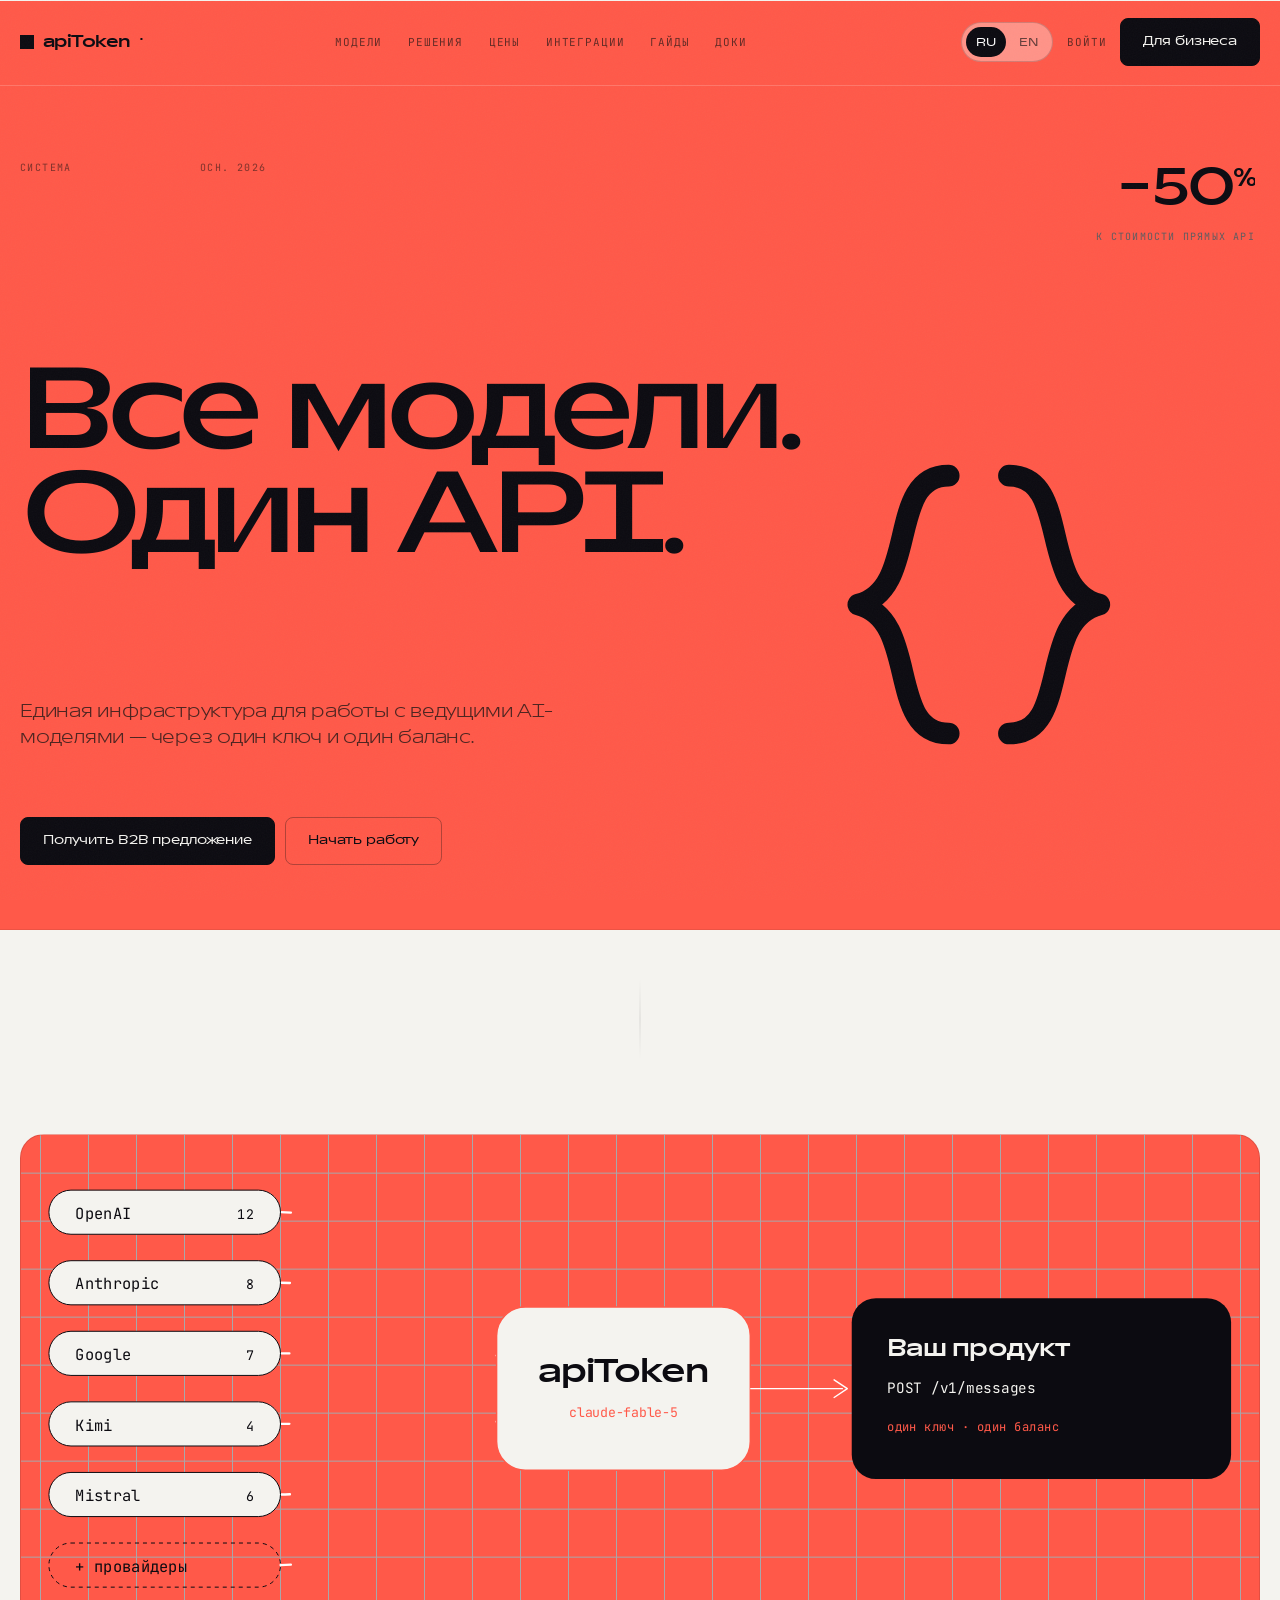
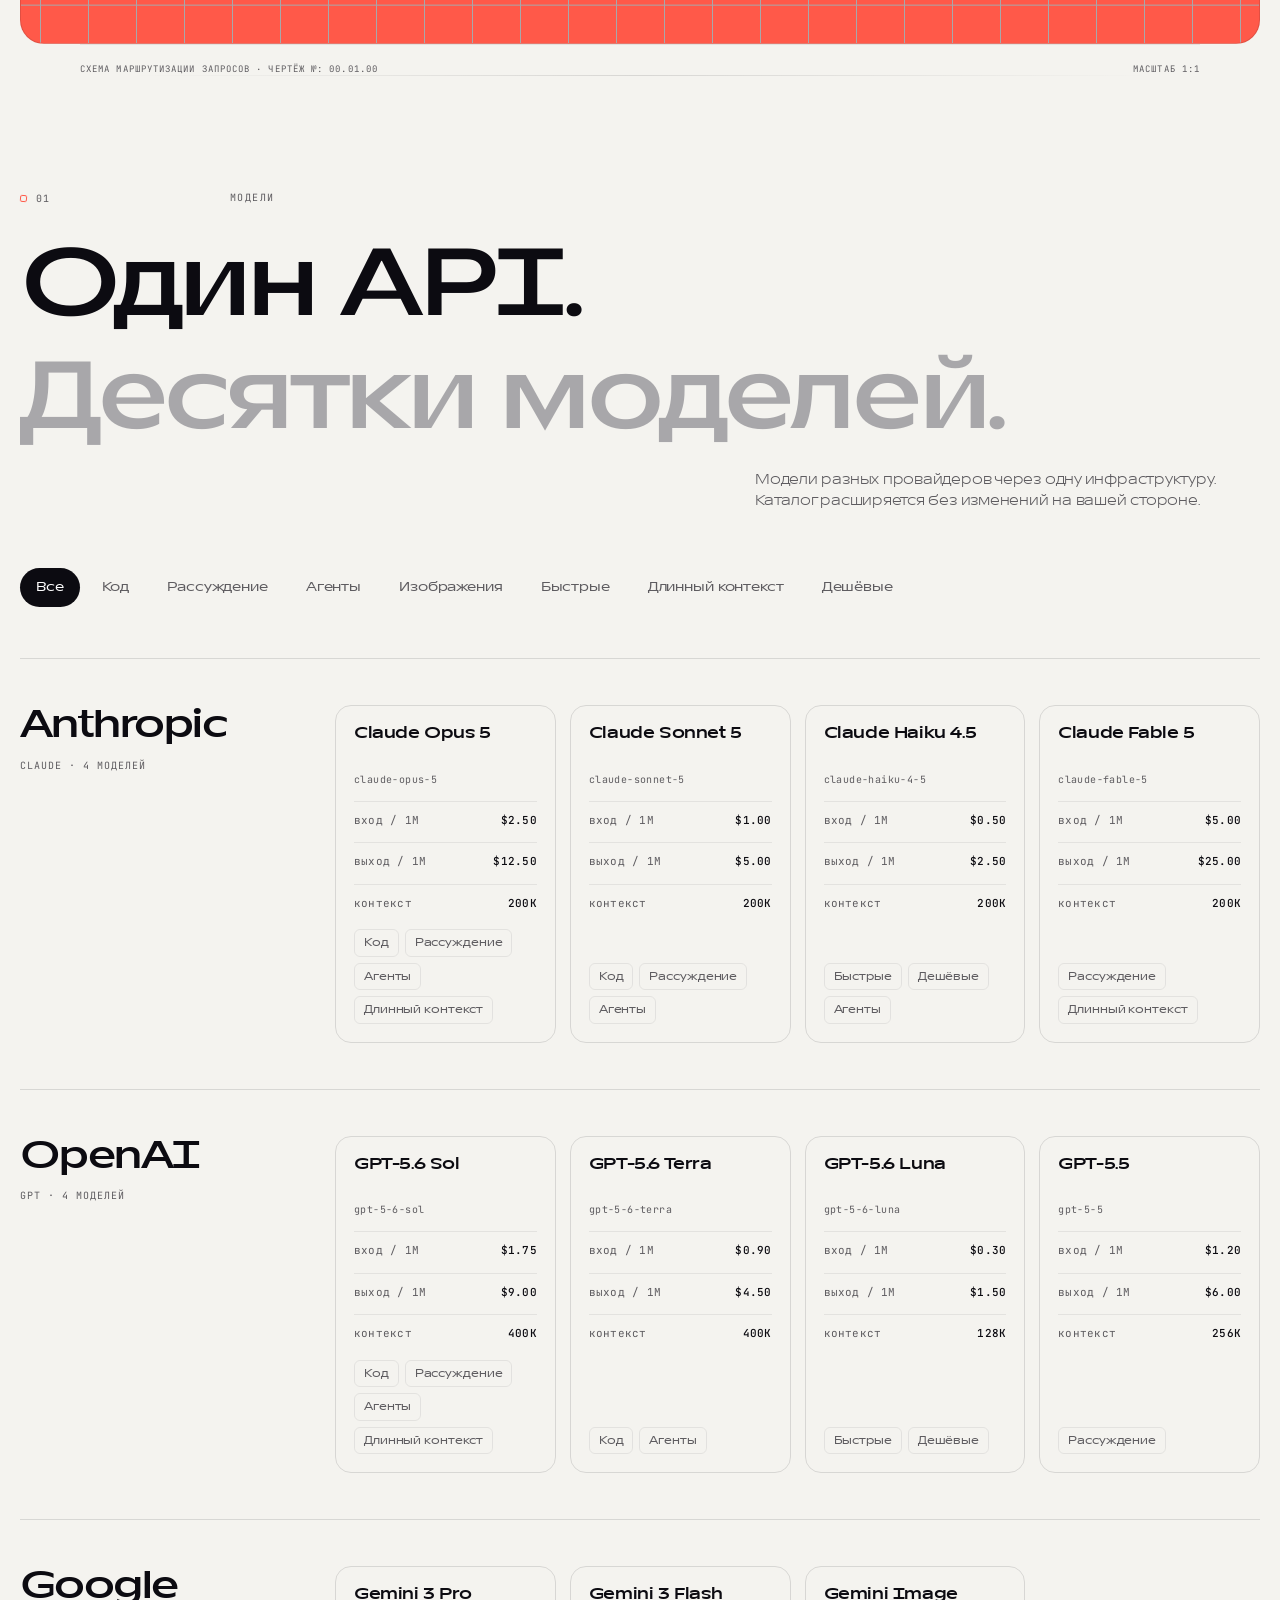
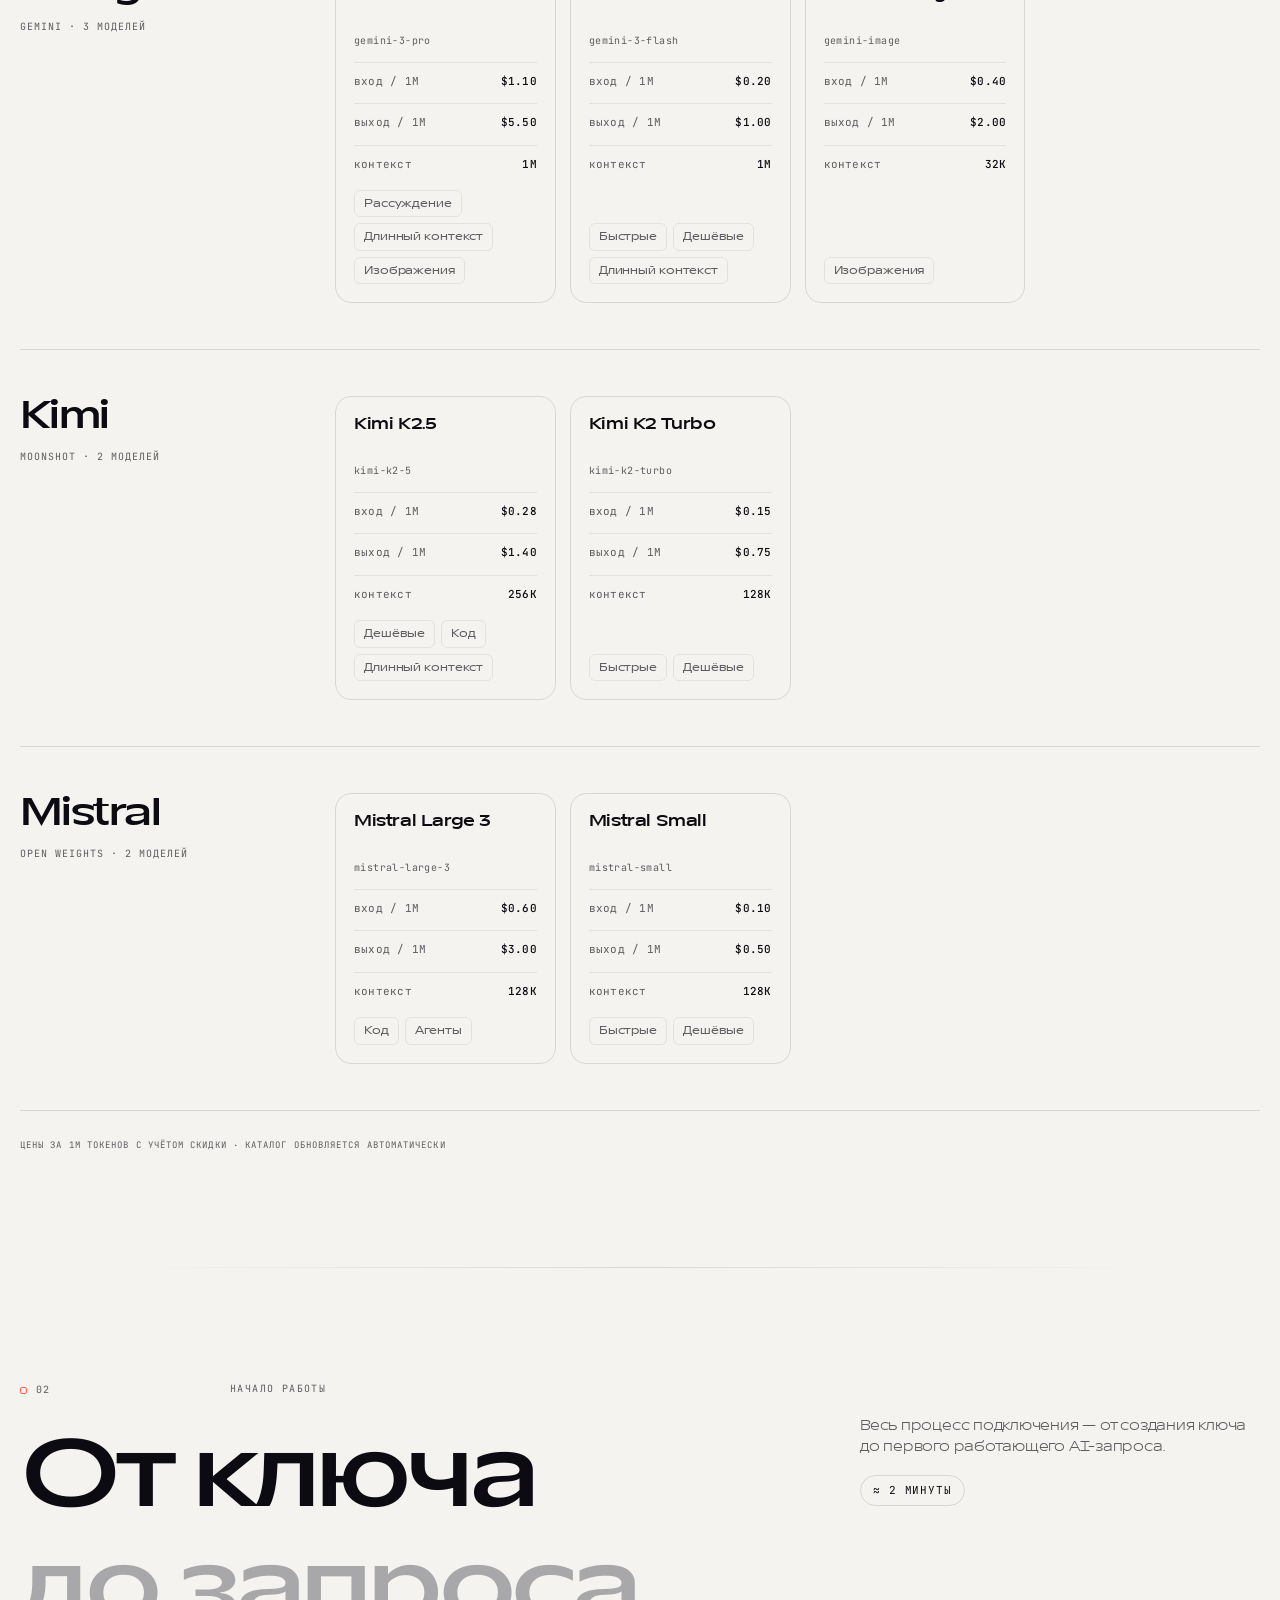
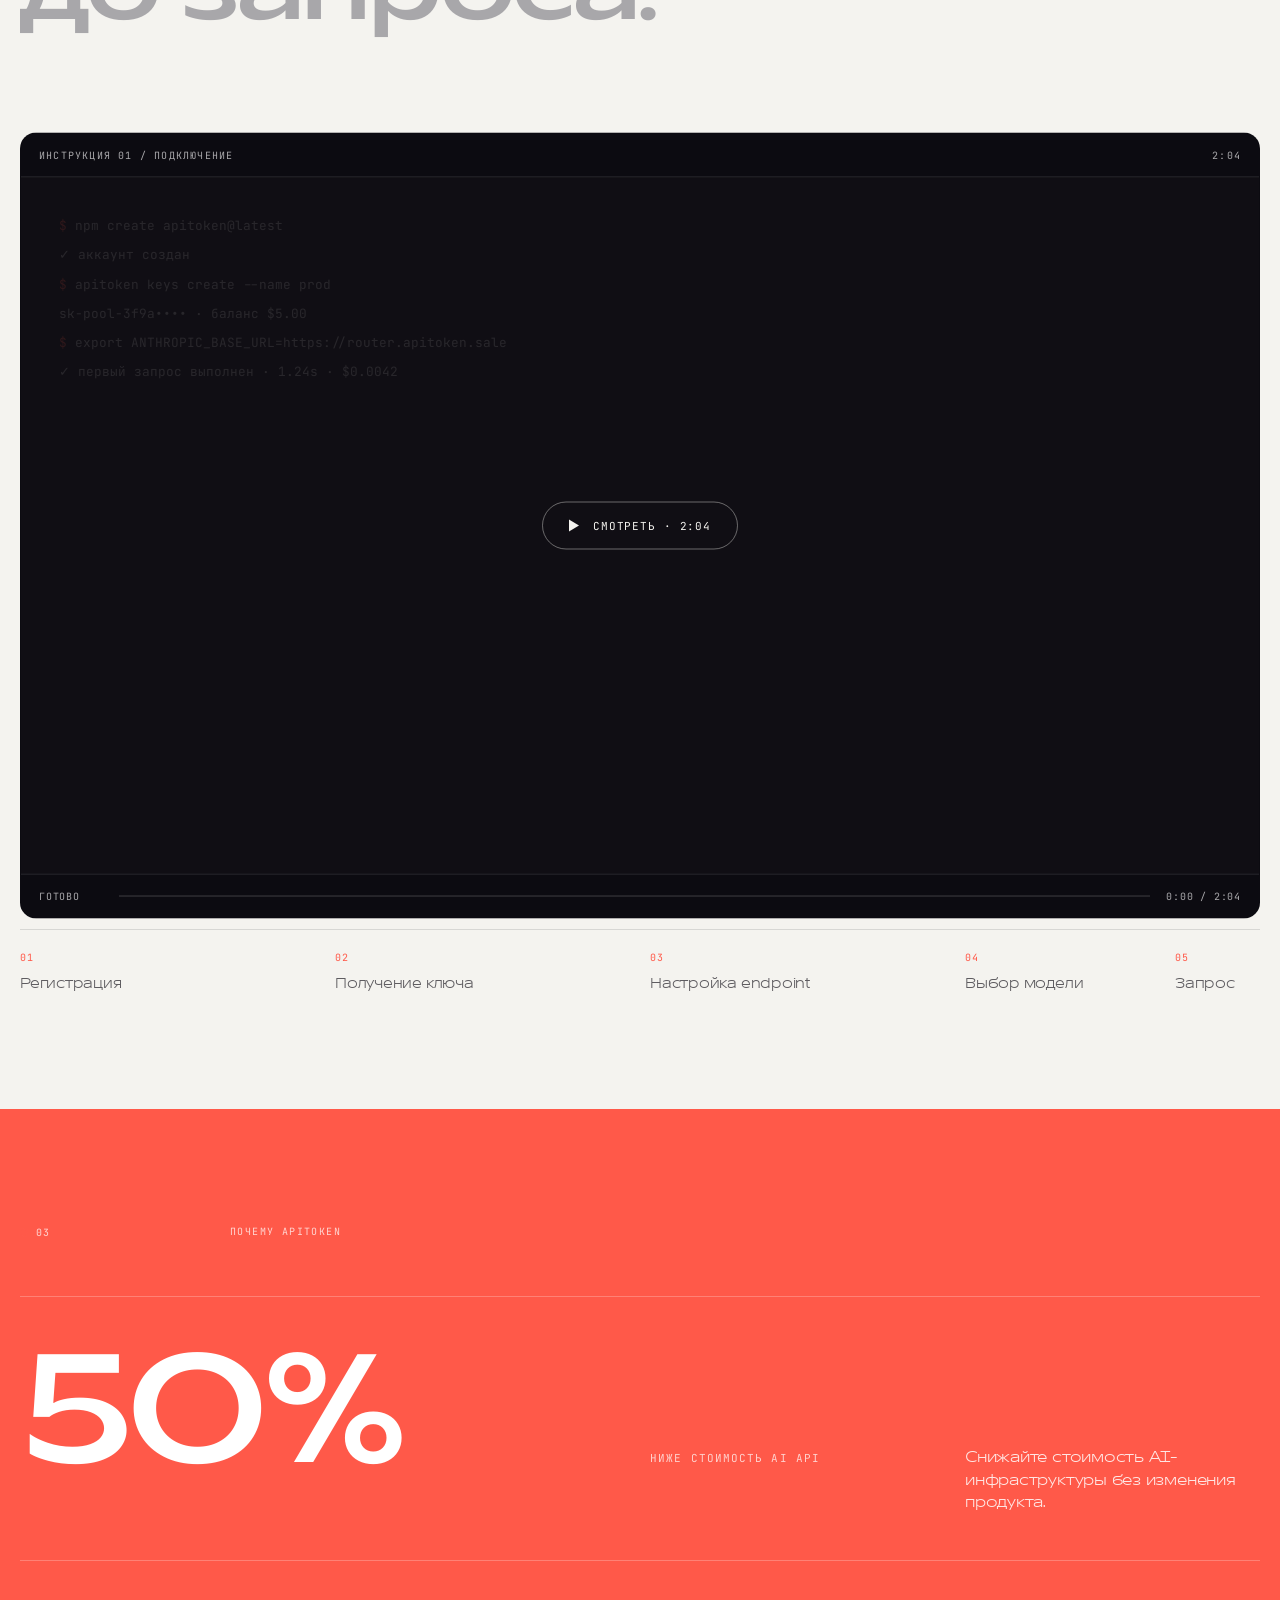
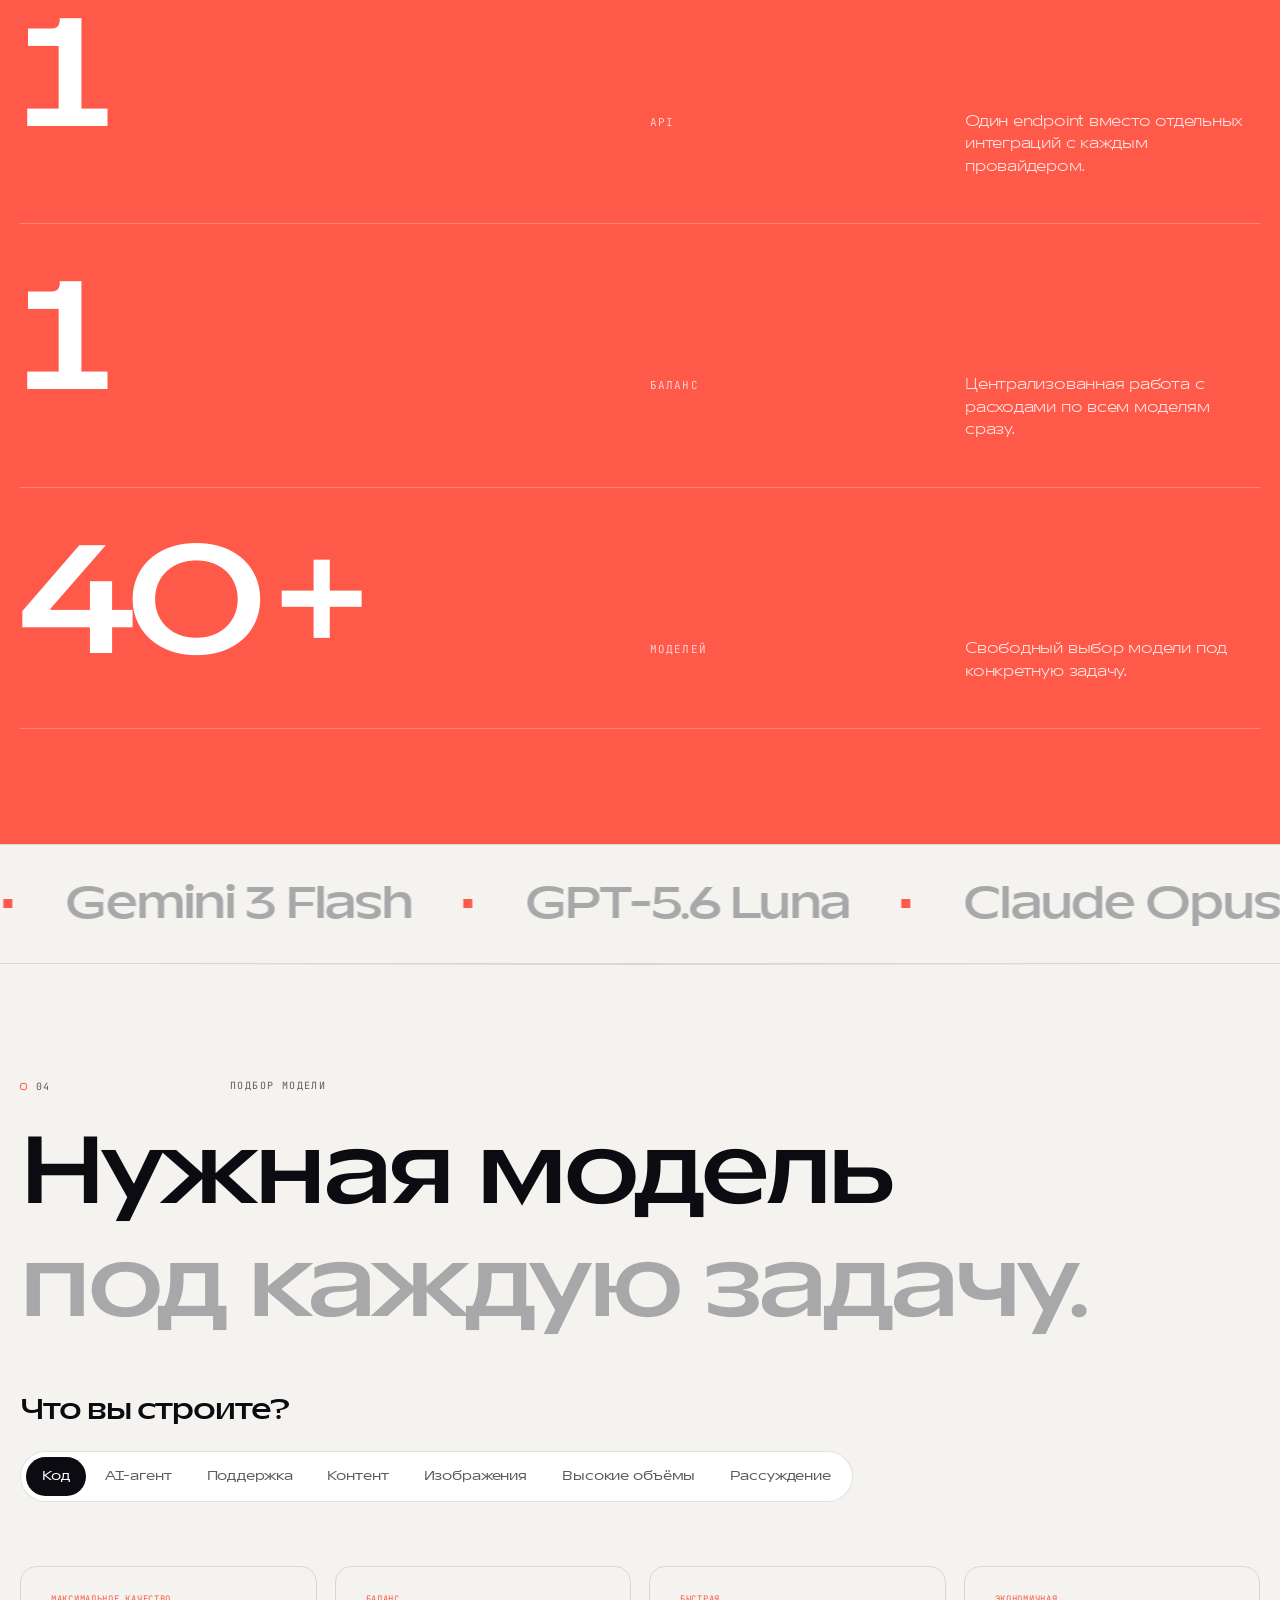
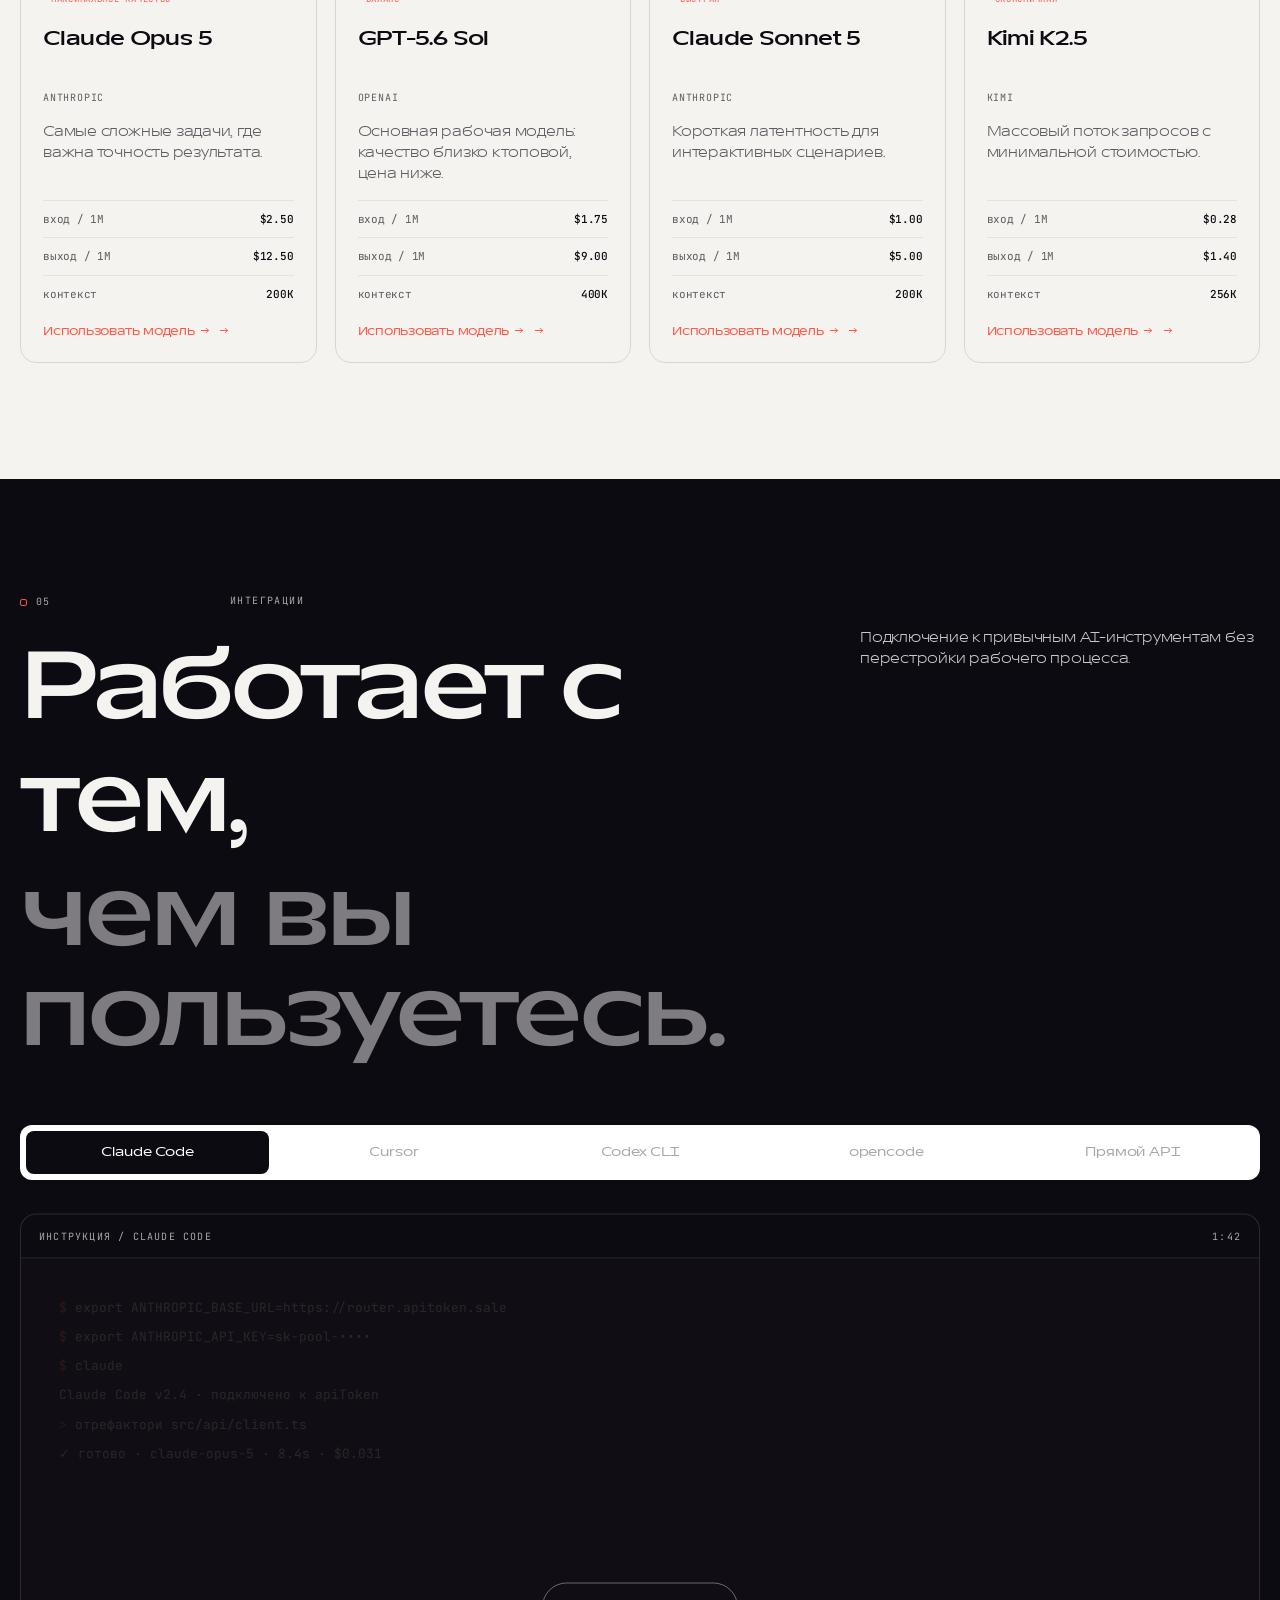
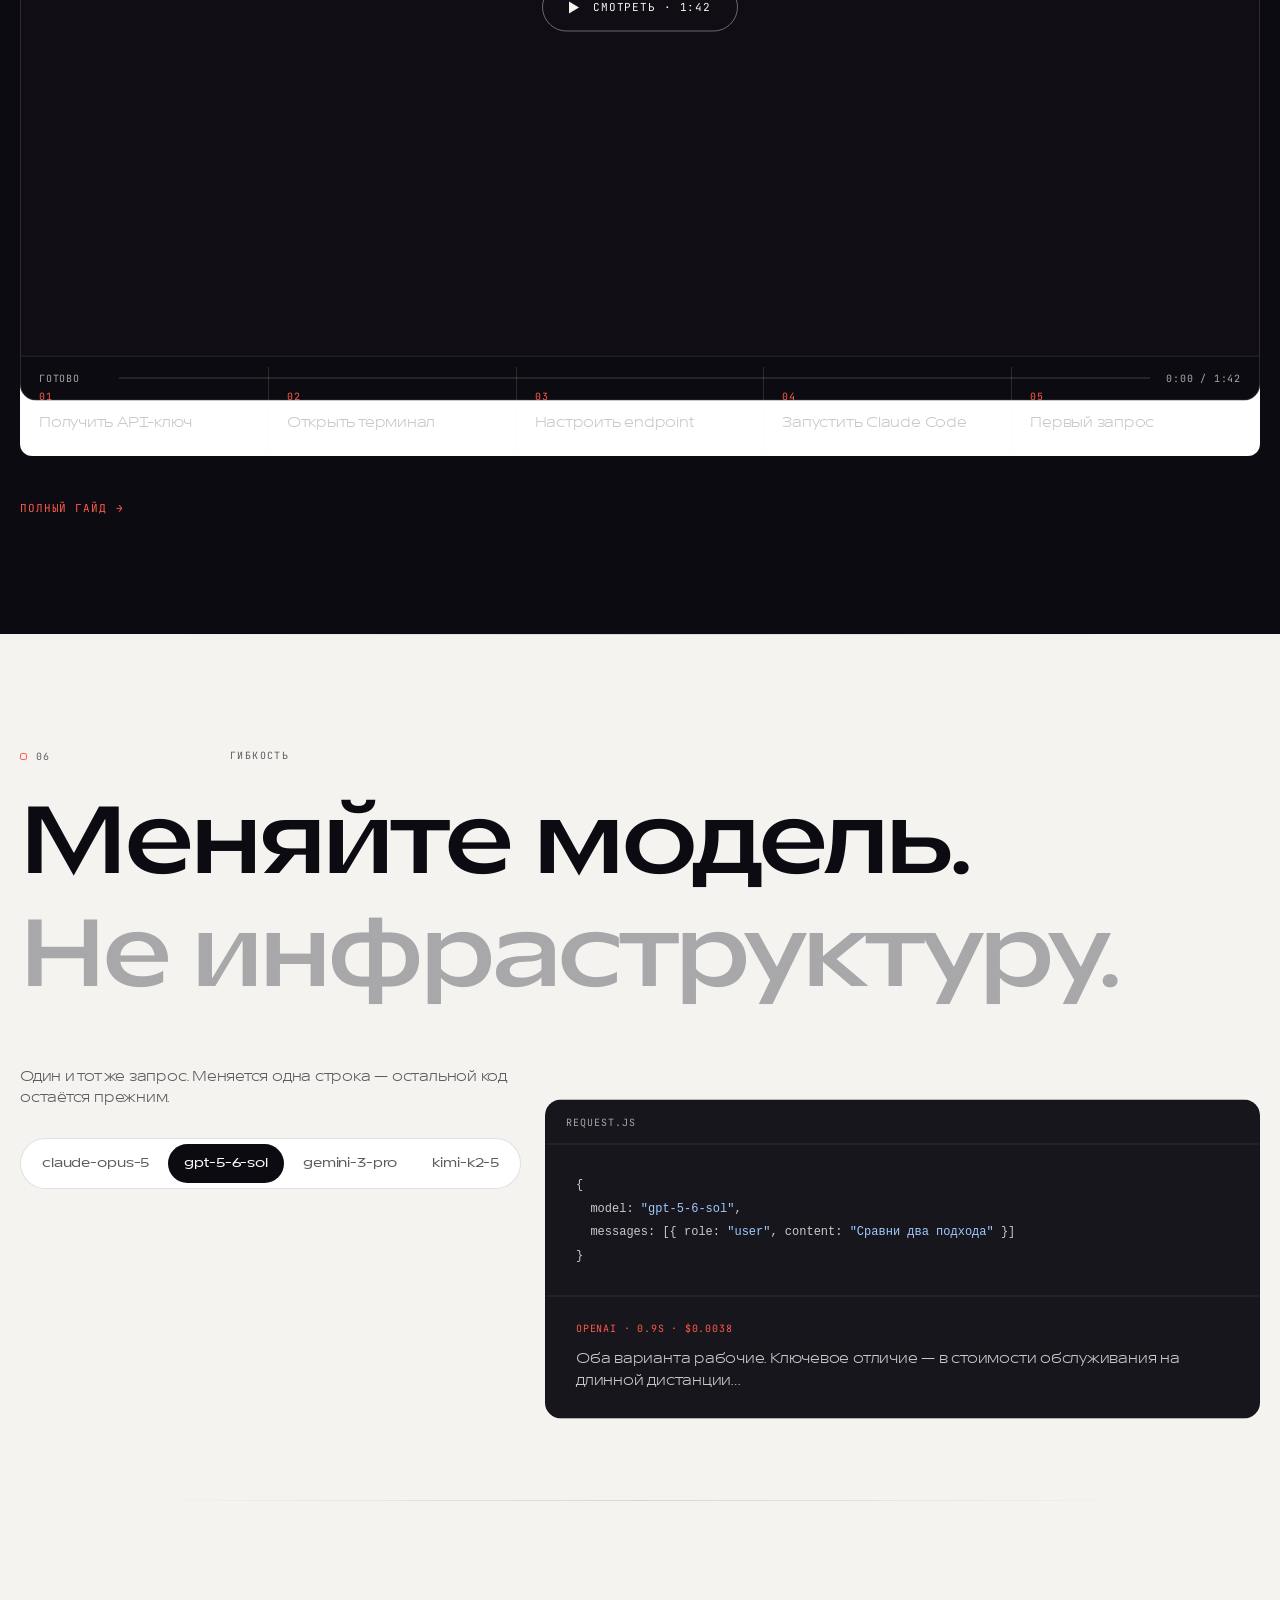
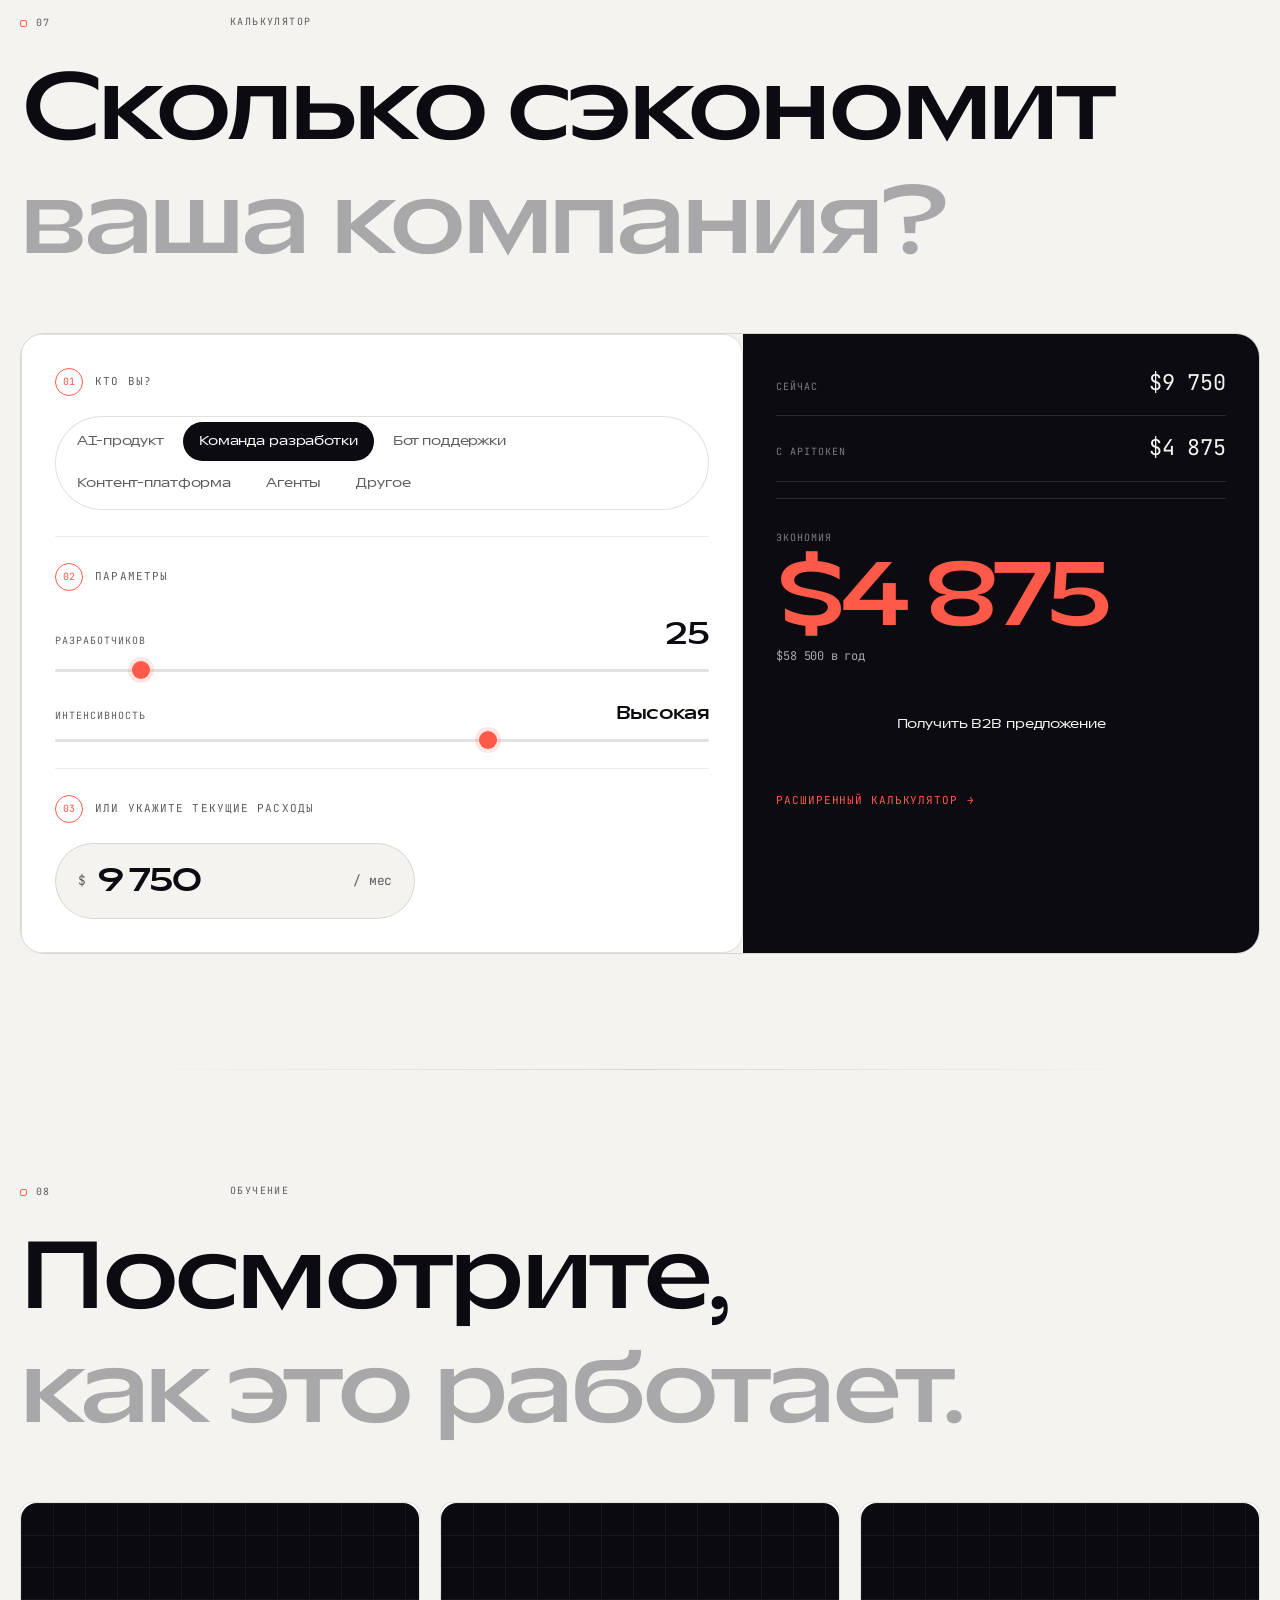
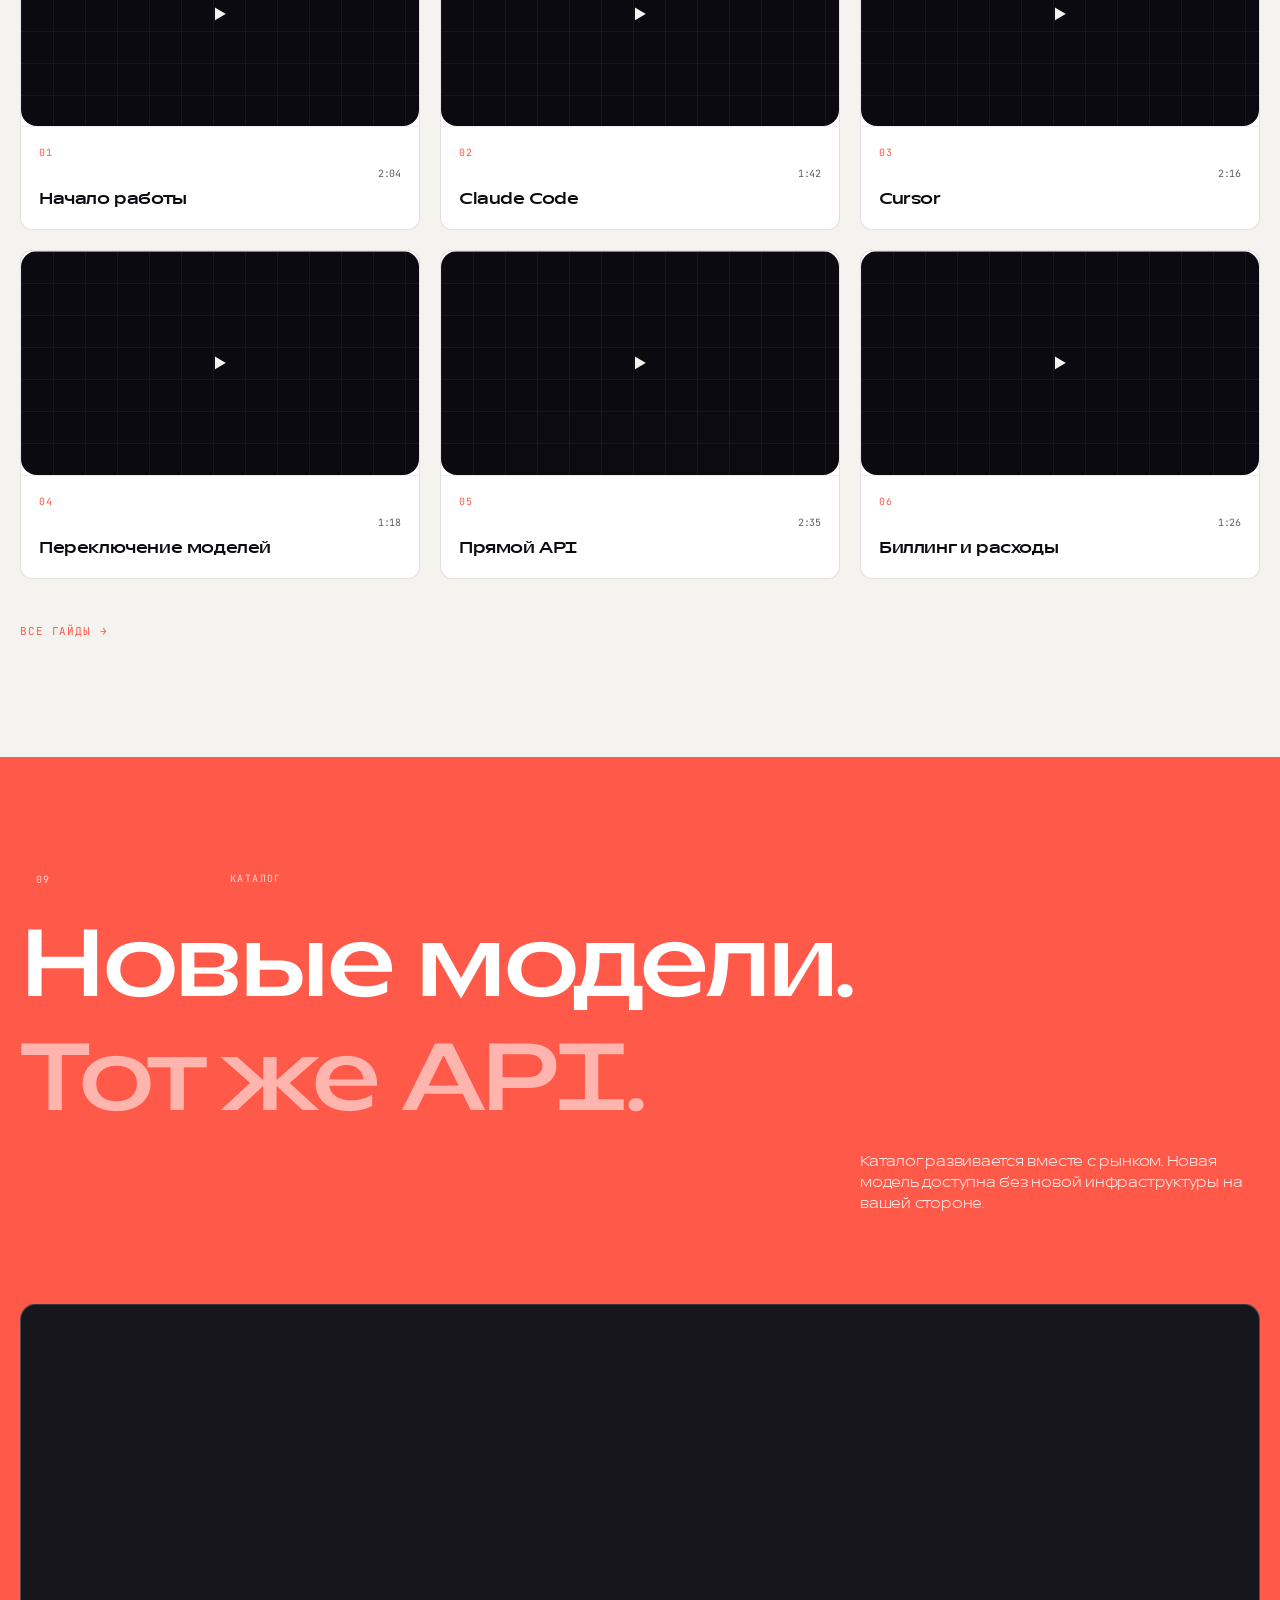
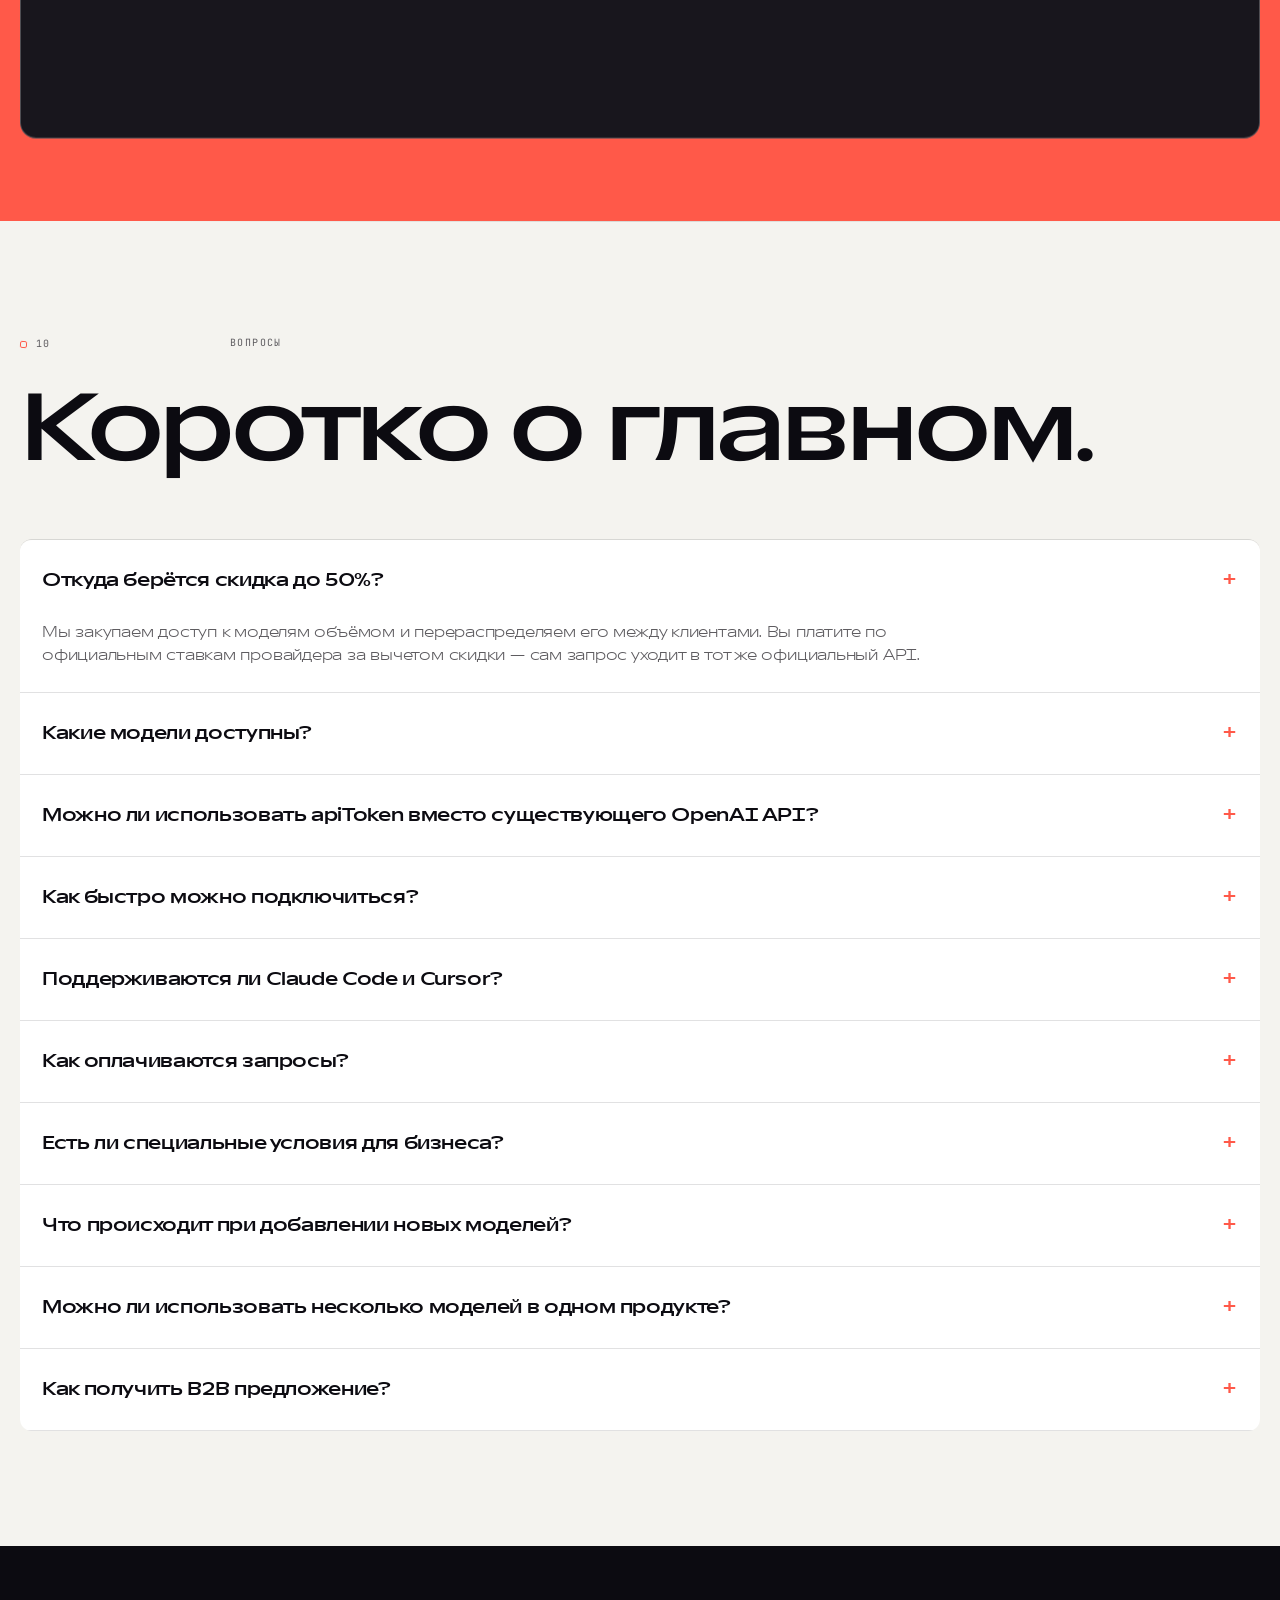
<file: index.html>
<!DOCTYPE html>
<html lang="ru">
<head>
<meta charset="utf-8">
<meta name="viewport" content="width=device-width, initial-scale=1">
<title>apiToken — AI API-инфраструктура</title>
<link rel="preconnect" href="https://fonts.googleapis.com">
<link rel="preconnect" href="https://fonts.gstatic.com" crossorigin>
<link href="https://fonts.googleapis.com/css2?family=Inter+Tight:wght@400;500;600;700&family=JetBrains+Mono:wght@400;500&display=swap" rel="stylesheet">
<link rel="stylesheet" href="fonts.css">
<link rel="stylesheet" href="styles.css">
<link rel="stylesheet" href="motion.css">
</head>
<body>

<a class="skip" href="#main">К содержимому</a>

<!-- ================= HEADER ================= -->
<header class="hdr" id="hdr">
  <div class="hdr__in grid">
    <a class="brand c1-3" href="#"><span class="brand__mark"></span>apiToken<sup>®</sup></a>
    <nav class="nav c4-9">
      <a href="#models">Модели</a>
      <a href="#explorer">Решения</a>
      <a href="#calc">Цены</a>
      <a href="#integrations">Интеграции</a>
      <a href="#learn">Гайды</a>
      <a href="docs.html">Доки</a>
    </nav>
    <div class="hdr__acts c10-13">
      <div class="lang" aria-label="Language switcher">
        <a class="lang__link is-active" href="index.html" aria-current="page">RU</a>
        <a class="lang__link" href="en.html">EN</a>
      </div>
      <a class="lnk" href="#">Войти</a>
      <a class="btn" href="#calc">Для бизнеса</a>
      <button class="burger" id="burger" aria-label="Меню"><span></span><span></span></button>
    </div>
  </div>
</header>

<main id="main">

<!-- ================= HERO ================= -->
<section class="hero">

  <div class="plate">
    <div class="plate__grid" aria-hidden="true"><i></i><i></i><i></i><i></i></div>

    <div class="plate__mark" aria-hidden="true">
      <svg viewBox="0 0 680 520" preserveAspectRatio="xMidYMid meet">
        <path d="M300 46 C 196 46, 252 234, 150 260 C 252 286, 196 474, 300 474"/>
        <path d="M400 46 C 504 46, 448 234, 550 260 C 448 286, 504 474, 400 474"/>
      </svg>
    </div>

    <div class="plate__in">
      <div class="plate__labels">
        <span class="meta">Система</span>
        <span class="meta">Осн. 2026</span>
        <div class="plate__claim">
          <span class="claim__val">−50<em>%</em></span>
          <span class="claim__lab">к стоимости прямых API</span>
        </div>
      </div>

      <h1 class="display display--xxl plate__h">
        <span>Все модели.</span>
        <span>Один&nbsp;API.</span>
      </h1>

      <div class="plate__foot">
        <p class="lead">Единая инфраструктура для работы с ведущими AI-моделями — через один ключ и один баланс.</p>
        <div class="hero__cta ctas">
          <a class="btn btn--solid" href="#calc">Получить B2B предложение</a>
          <a class="btn" href="#start">Начать работу</a>
        </div>
      </div>
    </div>
  </div>

  <!-- full-bleed schematic band -->
  <figure class="band reveal">
    <div class="netwrap" id="netwrap">

      <svg class="net" viewBox="0 0 1120 460" role="img" aria-label="Схема маршрутизации: провайдеры сходятся в apiToken и уходят одной линией в ваш продукт">

        <!-- converging bus · each line lands on its own point of the
             router's left edge, so nothing pinches into a single dot -->
        <g class="net__links">
          <path pathLength="100" d="M234 70  C 322 70,  342 180, 430 180"/>
          <path pathLength="100" d="M234 134 C 322 134, 342 200, 430 200"/>
          <path pathLength="100" d="M234 198 C 322 198, 342 220, 430 220"/>
          <path pathLength="100" d="M234 262 C 322 262, 342 240, 430 240"/>
          <path pathLength="100" d="M234 326 C 322 326, 342 260, 430 260"/>
          <path pathLength="100" d="M234 390 C 322 390, 342 280, 430 280"/>
        </g>
        <g class="net__flow">
          <path pathLength="100" d="M234 70  C 322 70,  342 180, 430 180"/>
          <path pathLength="100" d="M234 134 C 322 134, 342 200, 430 200"/>
          <path pathLength="100" d="M234 198 C 322 198, 342 220, 430 220"/>
          <path pathLength="100" d="M234 262 C 322 262, 342 240, 430 240"/>
          <path pathLength="100" d="M234 326 C 322 326, 342 260, 430 260"/>
          <path pathLength="100" d="M234 390 C 322 390, 342 280, 430 280"/>
        </g>

        <!-- providers -->
        <g class="node"><rect x="24" y="50"  width="210" height="40" rx="20"/><text x="48" y="76">OpenAI</text><text class="n-count" x="210" y="76">12</text></g>
        <g class="node"><rect x="24" y="114" width="210" height="40" rx="20"/><text x="48" y="140">Anthropic</text><text class="n-count" x="210" y="140">8</text></g>
        <g class="node"><rect x="24" y="178" width="210" height="40" rx="20"/><text x="48" y="204">Google</text><text class="n-count" x="210" y="204">7</text></g>
        <g class="node"><rect x="24" y="242" width="210" height="40" rx="20"/><text x="48" y="268">Kimi</text><text class="n-count" x="210" y="268">4</text></g>
        <g class="node"><rect x="24" y="306" width="210" height="40" rx="20"/><text x="48" y="332">Mistral</text><text class="n-count" x="210" y="332">6</text></g>
        <g class="node node--more"><rect x="24" y="370" width="210" height="40" rx="20"/><text x="48" y="396">+ провайдеры</text></g>

        <!-- router · horizontal card, type reads straight -->
        <g class="core">
          <rect x="430" y="156" width="230" height="148" rx="26"/>
          <text class="c-name" x="545" y="224">apiToken</text>
          <text class="c-tick" id="ticker" x="545" y="256">claude-opus-5</text>
        </g>

        <!-- single outbound line -->
        <g class="net__out">
          <path d="M660 230 L 744 230"/>
          <path class="net__head" d="M736 222 L 748 230 L 736 238"/>
        </g>

        <!-- product -->
        <g class="prodcard">
          <rect x="752" y="148" width="344" height="164" rx="22"/>
          <text class="p-name" x="784" y="200">Ваш продукт</text>
          <text class="p-code" x="784" y="234">POST /v1/messages</text>
          <text class="p-note" x="784" y="268">один ключ · один баланс</text>
        </g>
      </svg>

      <!-- narrow screens: explicit vertical flow -->
      <div class="netmob">
        <div class="netmob__group">
          <span class="netmob__label">Провайдеры</span>
          <ul class="netmob__list">
            <li>OpenAI<b>12</b></li>
            <li>Anthropic<b>8</b></li>
            <li>Google<b>7</b></li>
            <li>Kimi<b>4</b></li>
            <li>Mistral<b>6</b></li>
          </ul>
          <span class="netmob__more">+ другие провайдеры</span>
        </div>
        <span class="netmob__arrow" aria-hidden="true">
          <span class="netmob__flow"></span>
          <span class="netmob__head">↓</span>
        </span>
        
        <div class="netmob__core">
          <span class="netmob__name">apiToken</span>
          <span class="netmob__tick" id="tickerMobile">claude-opus-5</span>
        </div>
        
        <span class="netmob__arrow" aria-hidden="true">
          <span class="netmob__flow"></span>
          <span class="netmob__head">↓</span>
        </span>
        
        <div class="netmob__product">
          <span class="netmob__name">Ваш продукт</span>
          <span class="netmob__code">POST /v1/messages</span>
          <span class="netmob__note">один ключ · один баланс</span>
        </div>
      </div>
    </div>
    <figcaption class="cap grid">
      <span class="c1-8">Схема маршрутизации запросов · Чертёж №: 00.01.00</span>
      <span class="c9-13 ta-r">Масштаб 1:1</span>
    </figcaption>
  </figure>
</section>

<!-- ================= 01 MODELS ================= -->
<section class="sec" id="models">
  <div class="bleed">
    <header class="sechead grid reveal">
      <span class="secnum c1-2">01</span>
      <span class="meta c3-6">Модели</span>
      <h2 class="display c1-13">Один API.<br><span class="ghost">Десятки моделей.</span></h2>
      <p class="c8-13 secdesc">Модели разных провайдеров через одну инфраструктуру. Каталог расширяется без изменений на вашей стороне.</p>
    </header>

    <div class="filters reveal" id="filters"></div>
    <div class="universe" id="universe"></div>
    <p class="cap cap--free reveal">Цены за 1M токенов с учётом скидки · Каталог обновляется автоматически</p>
  </div>
</section>

<!-- ================= 02 GET STARTED ================= -->
<section class="sec" id="start">
  <div class="bleed">
    <header class="sechead grid reveal">
      <span class="secnum c1-2">02</span>
      <span class="meta c3-6">Начало работы</span>
      <h2 class="display c1-8">От ключа<br><span class="ghost">до запроса.</span></h2>
      <div class="c9-13 sechead__aside">
        <p class="secdesc">Весь процесс подключения — от создания ключа до первого работающего AI-запроса.</p>
        <span class="pill">≈ 2 минуты</span>
      </div>
    </header>

    <div class="reveal" data-video data-label="Инструкция 01 / Подключение" data-duration="2:04"></div>

    <ol class="steps grid reveal">
      <li class="c1-3"><span>01</span>Регистрация</li>
      <li class="c4-6"><span>02</span>Получение ключа</li>
      <li class="c7-9"><span>03</span>Настройка endpoint</li>
      <li class="c10-11"><span>04</span>Выбор модели</li>
      <li class="c12-13"><span>05</span>Запрос</li>
    </ol>
  </div>
</section>

<!-- ================= 03 ПОЧЕМУ APITOKEN ================= -->
<section class="sec sec--accent" id="value">
  <div class="bleed">
    <header class="sechead grid reveal">
      <span class="secnum c1-2">03</span>
      <span class="meta c3-6">Почему apiToken</span>
    </header>

    <div class="numbers">
      <div class="num grid reveal">
        <span class="num__val c1-6" data-count="50" data-suffix="%">0%</span>
        <span class="num__lab c7-9">ниже стоимость AI API</span>
        <p class="num__desc c10-13">Снижайте стоимость AI-инфраструктуры без изменения продукта.</p>
      </div>
      <div class="num grid reveal">
        <span class="num__val c1-6" data-count="1">0</span>
        <span class="num__lab c7-9">API</span>
        <p class="num__desc c10-13">Один endpoint вместо отдельных интеграций с каждым провайдером.</p>
      </div>
      <div class="num grid reveal">
        <span class="num__val c1-6" data-count="1">0</span>
        <span class="num__lab c7-9">баланс</span>
        <p class="num__desc c10-13">Централизованная работа с расходами по всем моделям сразу.</p>
      </div>
      <div class="num grid reveal">
        <span class="num__val c1-6" data-count="40" data-suffix="+">0+</span>
        <span class="num__lab c7-9">моделей</span>
        <p class="num__desc c10-13">Свободный выбор модели под конкретную задачу.</p>
      </div>
    </div>
  </div>
</section>

<!-- ================= 04 ПОДБОР МОДЕЛИ ================= -->
<section class="sec" id="explorer">
  <div class="bleed">
    <header class="sechead grid reveal">
      <span class="secnum c1-2">04</span>
      <span class="meta c3-6">Подбор модели</span>
      <h2 class="display c1-13">Нужная модель<br><span class="ghost">под каждую задачу.</span></h2>
    </header>

    <div class="ask reveal">
      <span class="ask__q">Что вы строите?</span>
      <div class="ask__opts" id="askOpts"></div>
    </div>
    <div class="picks" id="picks"></div>
  </div>
</section>

<!-- ================= 05 ИНТЕГРАЦИИ ================= -->
<section class="sec sec--dark" id="integrations">
  <div class="bleed">
    <header class="sechead grid reveal">
      <span class="secnum c1-2">05</span>
      <span class="meta c3-6">Интеграции</span>
      <h2 class="display c1-8">Работает с тем,<br><span class="ghost">чем вы пользуетесь.</span></h2>
      <p class="c9-13 secdesc">Подключение к привычным AI-инструментам без перестройки рабочего процесса.</p>
    </header>

    <div class="tabs reveal" id="intTabs"></div>
    <div id="intVideo" class="reveal"></div>
    <div class="intsteps" id="intSteps"></div>
    <a class="lnk lnk--arrow reveal" href="#learn">Полный гайд</a>
  </div>
</section>

<!-- ================= 06 ГИБКОСТЬ ================= -->
<section class="sec" id="switch">
  <div class="bleed">
    <header class="sechead grid reveal">
      <span class="secnum c1-2">06</span>
      <span class="meta c3-6">Гибкость</span>
      <h2 class="display c1-13">Меняйте модель.<br><span class="ghost">Не инфраструктуру.</span></h2>
    </header>

    <div class="grid switch">
      <div class="c1-5 switch__side reveal">
        <p class="secdesc">Один и тот же запрос. Меняется одна строка — остальной код остаётся прежним.</p>
        <div class="switch__pick" id="switchPick"></div>
      </div>
      <div class="c6-13 switch__demo reveal">
        <div class="term">
          <div class="term__bar"><span id="termName">request.js</span></div>
          <pre class="term__body"><code>{
  model: <span class="c-s" id="swModel">"claude-opus-5"</span>,
  messages: [{ role: <span class="c-s">"user"</span>, content: <span class="c-s">"Сравни два подхода"</span> }]
}</code></pre>
          <div class="term__out">
            <span class="term__meta"><b id="swProvider">Anthropic</b> · <span id="swLatency">1.2s</span> · <span id="swCost">$0.0042</span></span>
            <p id="swAnswer">…</p>
          </div>
        </div>
      </div>
    </div>
  </div>
</section>

<!-- ================= 07 КАЛЬКУЛЯТОР ================= -->
<section class="sec" id="calc">
  <div class="bleed">
    <header class="sechead grid reveal">
      <span class="secnum c1-2">07</span>
      <span class="meta c3-6">Калькулятор</span>
      <h2 class="display c1-13">Сколько сэкономит<br><span class="ghost">ваша компания?</span></h2>
    </header>

    <div class="grid calc reveal">
      <div class="c1-7 calc__in">
        <div class="calc__step">
          <span class="calc__q">Кто вы?</span>
          <div class="calc__opts" id="calcProfiles"></div>
        </div>
        <div class="calc__step" id="calcParams"></div>
        <div class="calc__step">
          <span class="calc__q">Или укажите текущие расходы</span>
          <div class="calc__spend"><span>$</span><input type="text" id="spendInput" inputmode="numeric" value="20 000"><em>/ мес</em></div>
        </div>
      </div>

      <div class="c8-13 calc__out">
        <div class="calc__line"><span class="calc__lab">Сейчас</span><span class="calc__val" id="resNow">$20 000</span></div>
        <div class="calc__line"><span class="calc__lab">С apiToken</span><span class="calc__val" id="resNew">$10 000</span></div>
        <div class="calc__save">
          <span class="calc__lab">Экономия</span>
          <span class="calc__big" id="resMo">$10 000</span>
          <span class="calc__year" id="resYr">$120 000 в год</span>
        </div>
        <a class="btn btn--solid btn--full" href="#calc">Получить B2B предложение</a>
        <button class="lnk lnk--arrow" id="advToggle">Расширенный калькулятор</button>
        <div class="adv" id="adv" hidden>
          <div class="adv__grid">
            <label>Входные токены<input type="text" value="12 000 000"></label>
            <label>Выходные токены<input type="text" value="3 000 000"></label>
            <label>Кэш<input type="text" value="40%"></label>
            <label>Модель<input type="text" value="claude-opus-5"></label>
          </div>
        </div>
      </div>
    </div>
  </div>
</section>

<!-- ================= 08 ОБУЧЕНИЕ ================= -->
<section class="sec" id="learn">
  <div class="bleed">
    <header class="sechead grid reveal">
      <span class="secnum c1-2">08</span>
      <span class="meta c3-6">Обучение</span>
      <h2 class="display c1-13">Посмотрите,<br><span class="ghost">как это работает.</span></h2>
    </header>
    <div class="lib" id="lib"></div>
    <a class="lnk lnk--arrow reveal" href="#">Все гайды</a>
  </div>
</section>

<!-- ================= 09 КАТАЛОГ ================= -->
<section class="sec sec--accent" id="grow">
  <div class="bleed">
    <header class="sechead grid reveal">
      <span class="secnum c1-2">09</span>
      <span class="meta c3-6">Каталог</span>
      <h2 class="display c1-13">Новые модели.<br><span class="ghost">Тот же API.</span></h2>
      <p class="c9-13 secdesc">Каталог развивается вместе с рынком. Новая модель доступна без новой инфраструктуры на вашей стороне.</p>
    </header>
    <div class="grow" id="growField"></div>
  </div>
</section>

<!-- ================= FAQ ================= -->
<section class="sec" id="faq">
  <div class="bleed">
    <header class="sechead grid reveal">
      <span class="secnum c1-2">10</span>
      <span class="meta c3-6">Вопросы</span>
      <h2 class="display c1-13">Коротко о главном.</h2>
    </header>
    <div class="acc" id="acc"></div>
  </div>
</section>

<!-- ================= FINAL ================= -->
<section class="final sec--dark">
  <div class="bleed">
    <h2 class="display display--xxl reveal"><span>Ваш AI-стек.</span><span class="ghost">Один API.</span></h2>
    <div class="rule grid">
      <span class="c1-7 final__sub reveal">Экономьте до 50% на стоимости AI API</span>
      <div class="c8-13 ctas reveal">
        <a class="btn btn--solid" href="#calc">Получить B2B предложение</a>
        <a class="btn" href="#">Начать работу</a>
      </div>
    </div>
  </div>
</section>

</main>

<!-- ================= FOOTER ================= -->
<footer class="ftr sec--dark">
  <div class="bleed">

    <div class="grid ftr__top">
      <div class="c1-5 ftr__brand">
        <a class="brand" href="#"><span class="brand__mark"></span>apiToken<sup>®</sup></a>
        <p>Платформа доступа к Claude, GPT и Gemini API для разработчиков.</p>
      </div>
      <div class="ftr__col">
        <span class="ftr__h">Продукт</span>
        <a href="#models">Модели</a>
        <a href="#calc">Цены</a>
        <a href="#integrations">Интеграции</a>
        <a href="#learn">Гайды</a>
      </div>
      <div class="ftr__col">
        <span class="ftr__h">Разработчикам</span>
        <a href="docs.html">Документация</a>
        <a href="docs.html">Быстрый старт</a>
        <a href="docs.html">API-справочник</a>
        <a href="https://github.com/ArthemisDesign/APITOKEN">GitHub</a>
      </div>
      <div class="ftr__col">
        <span class="ftr__h">Поддержка</span>
        <a href="mailto:apitokensale@gmail.com">apitokensale@gmail.com</a>
        <a href="#">Статус</a>
        <a href="#">Коды ошибок</a>
      </div>
      <div class="ftr__col">
        <span class="ftr__h">Правовое</span>
        <a href="#">Пользовательское соглашение</a>
        <a href="#">Политика конфиденциальности</a>
      </div>
    </div>

    <div class="ftr__bottom">
      <span>© 2026 apiToken® — независимая платформа, не аффилированная с Anthropic, PBC или OpenAI и не одобренная ими.</span>
    </div>

  </div>
</footer>

<script src="vendor/gsap.min.js"></script>
<script src="vendor/ScrollTrigger.min.js"></script>
<script src="vendor/lenis.min.js"></script>
<script src="vendor/split-type.min.js"></script>
<script src="app.js"></script>
<script src="motion.js"></script>
</body>
</html>
</file>
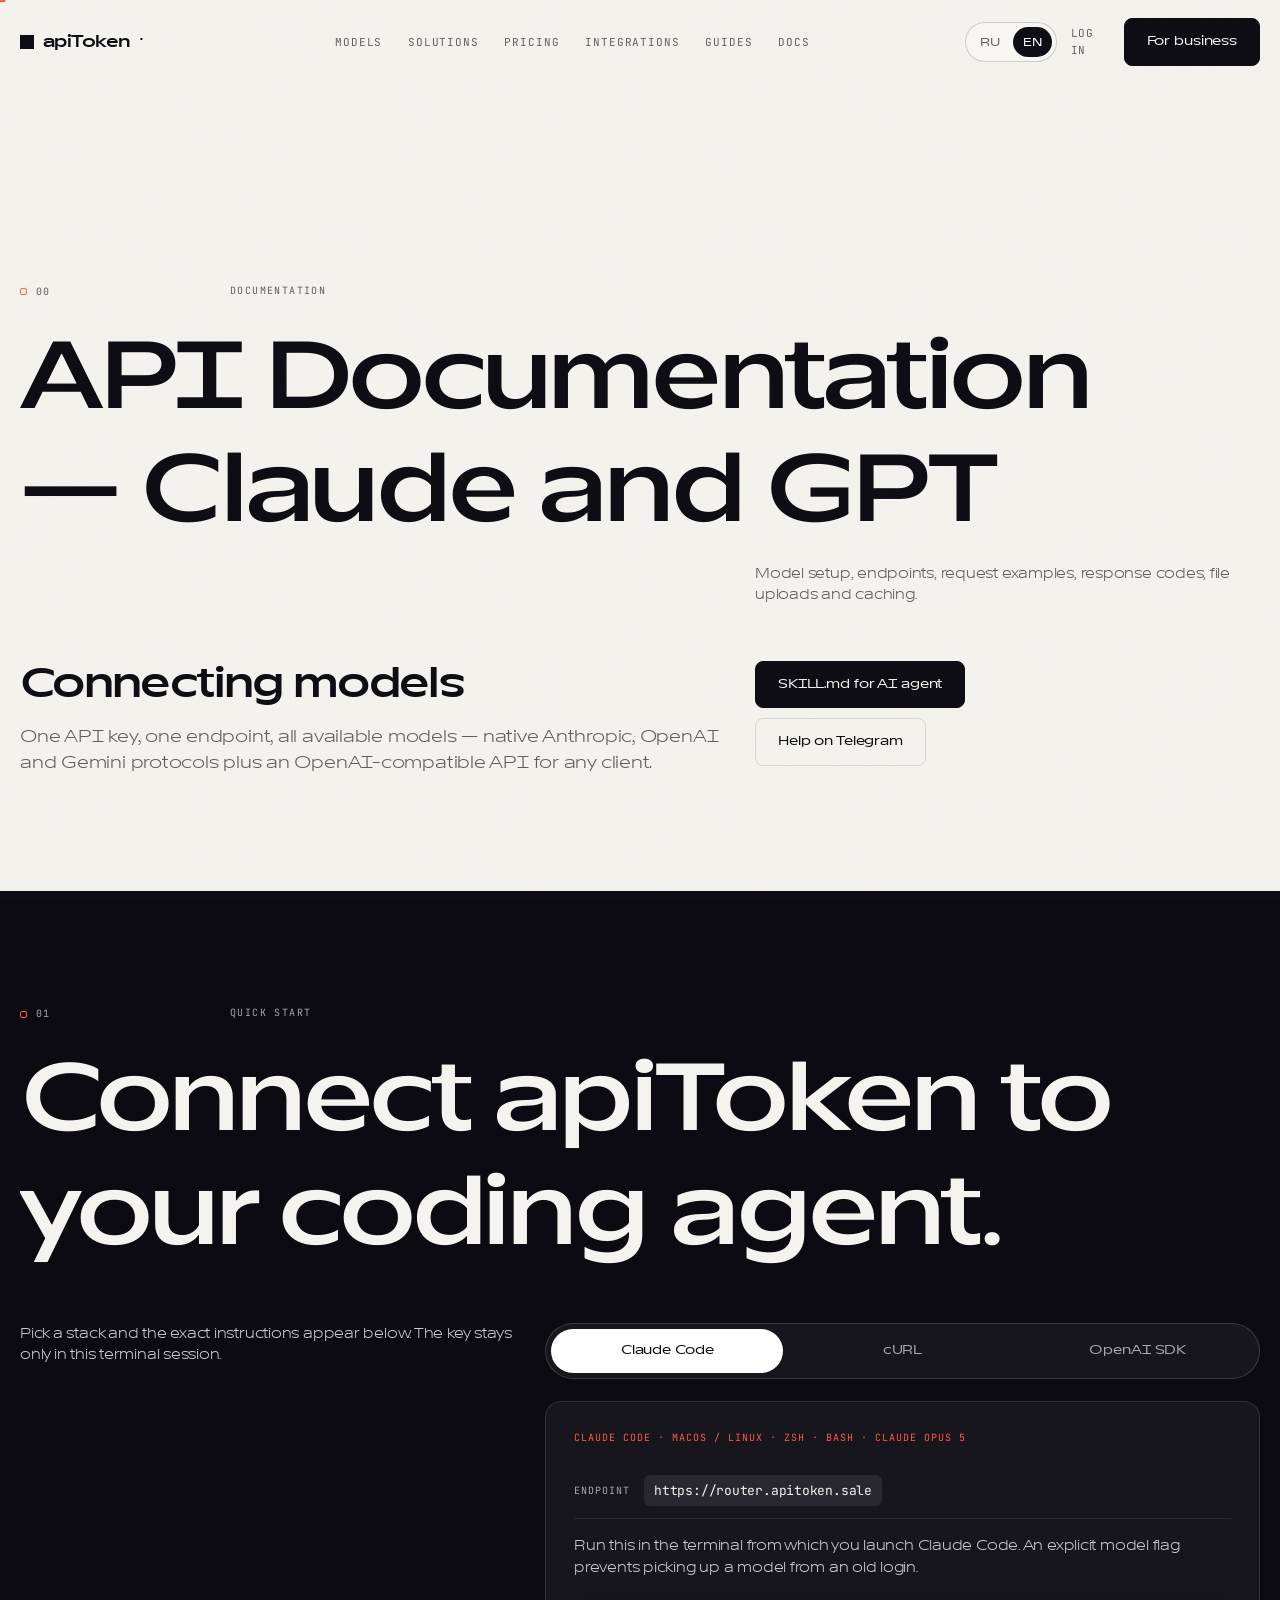
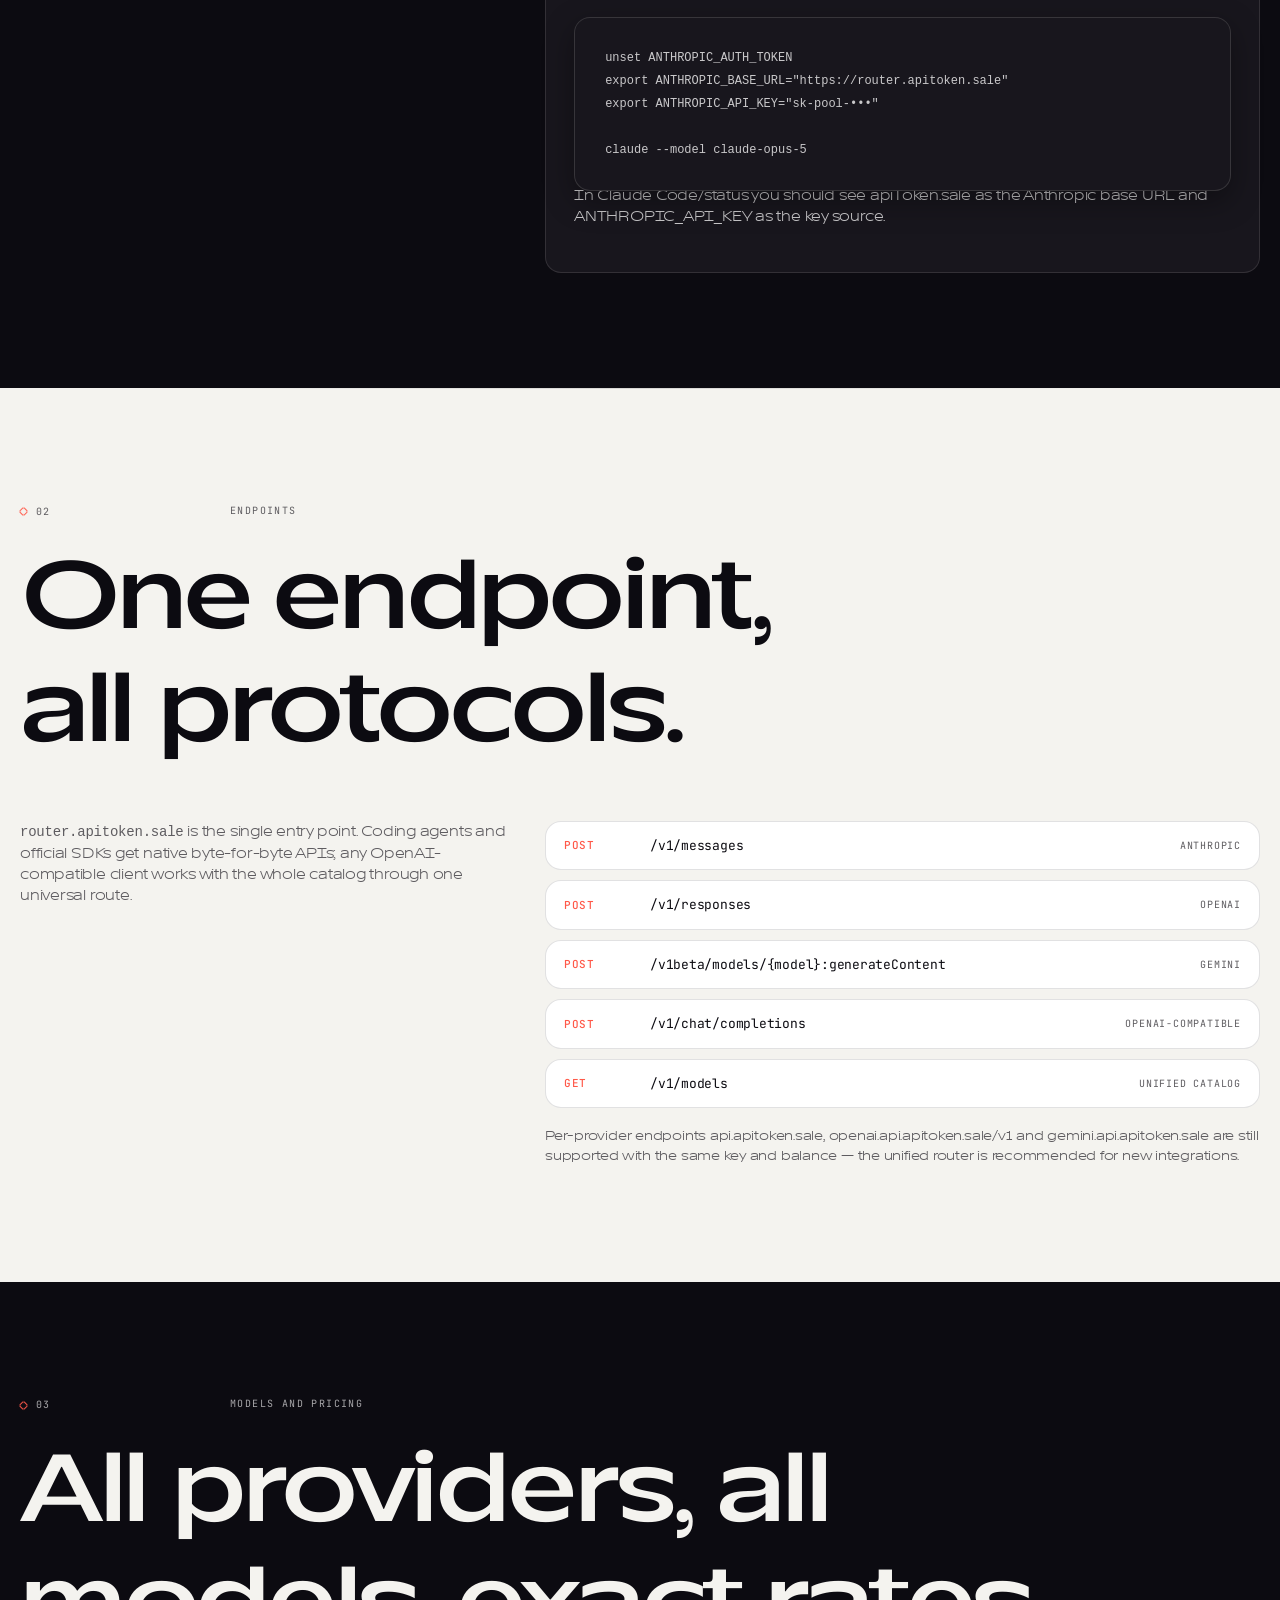
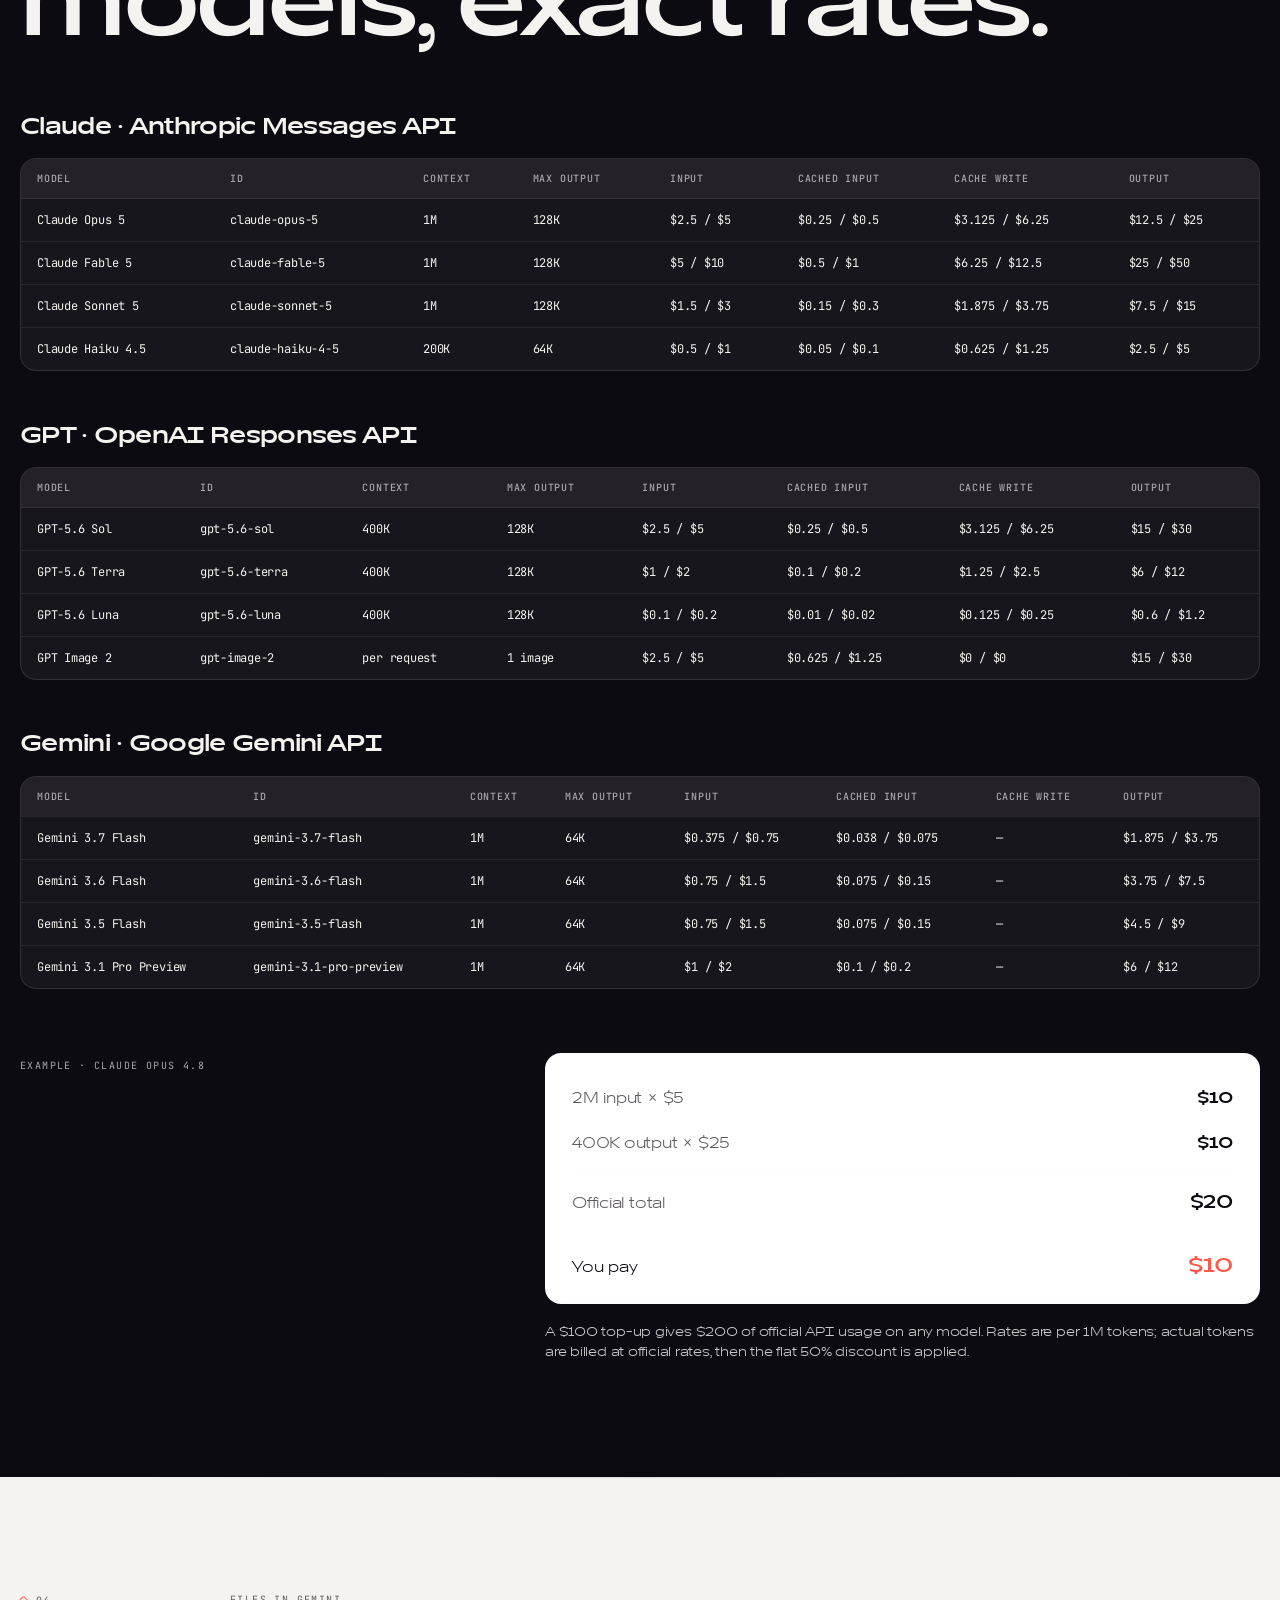
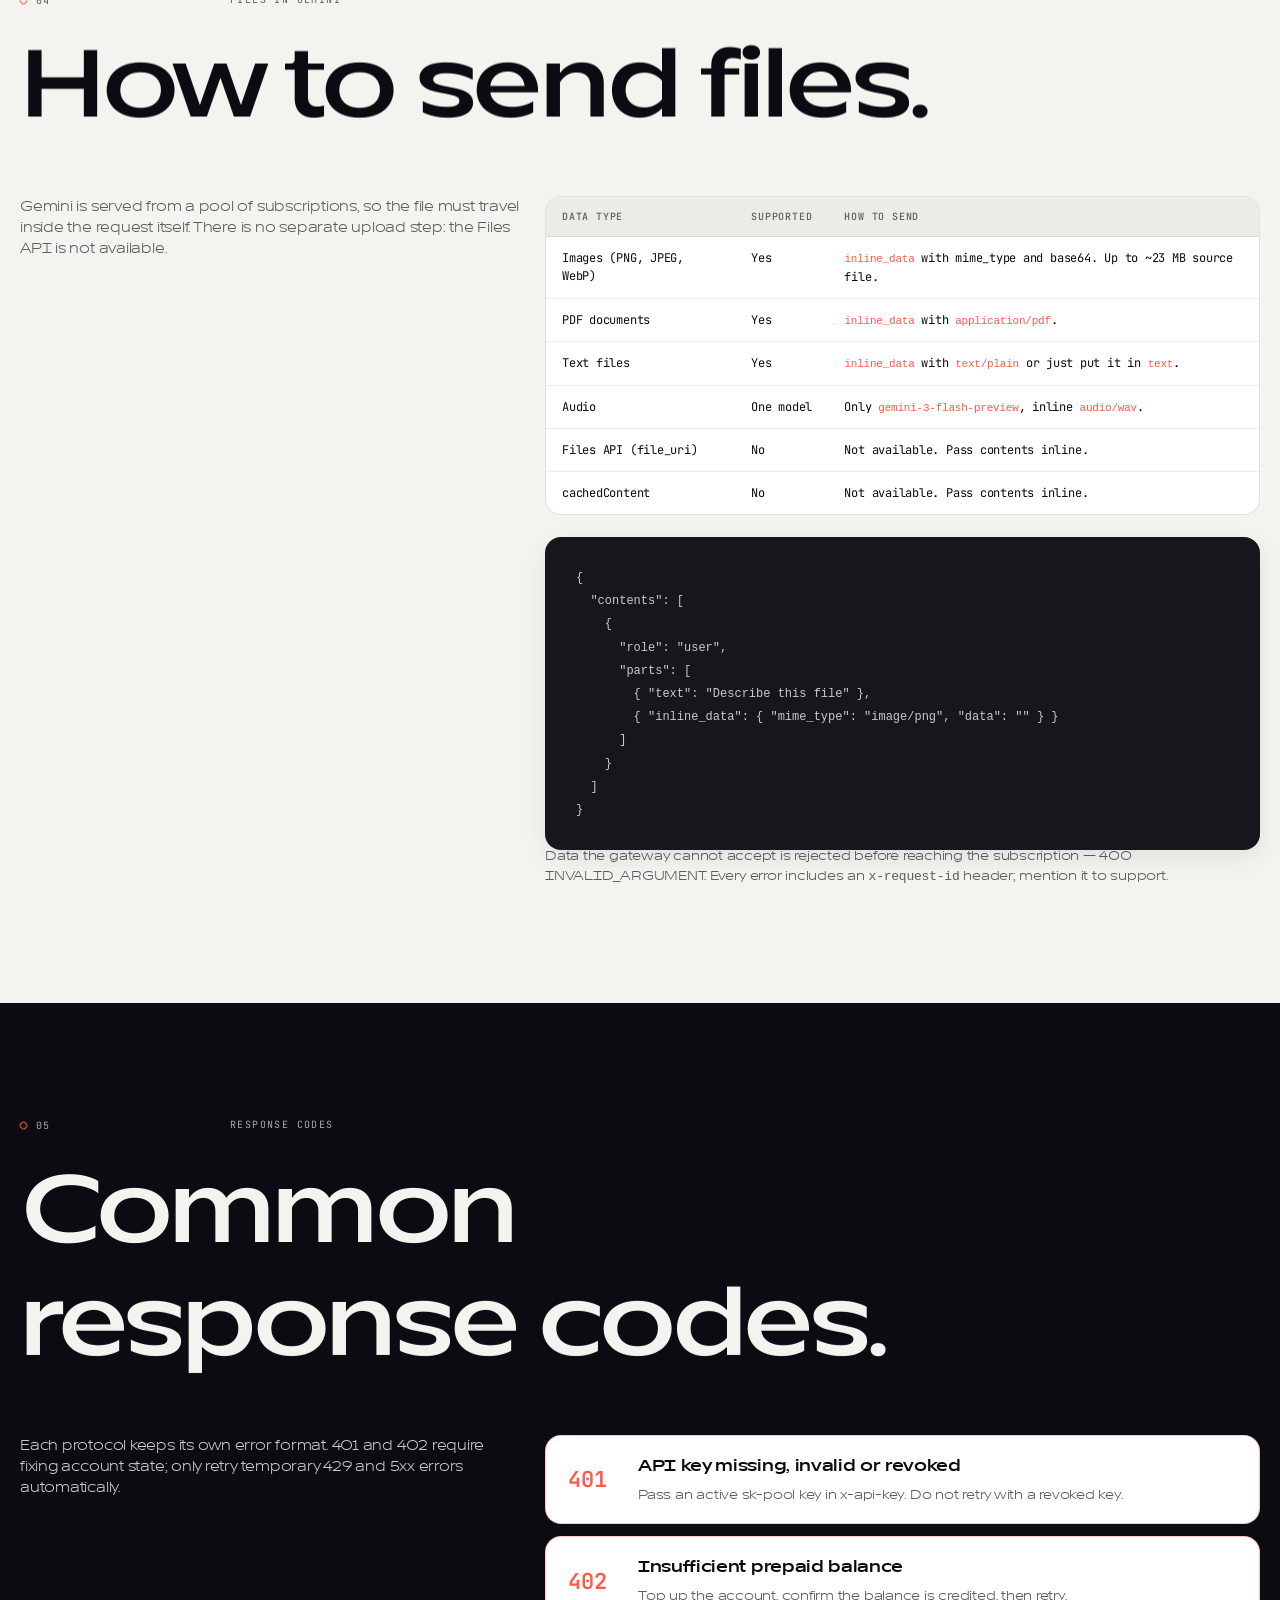
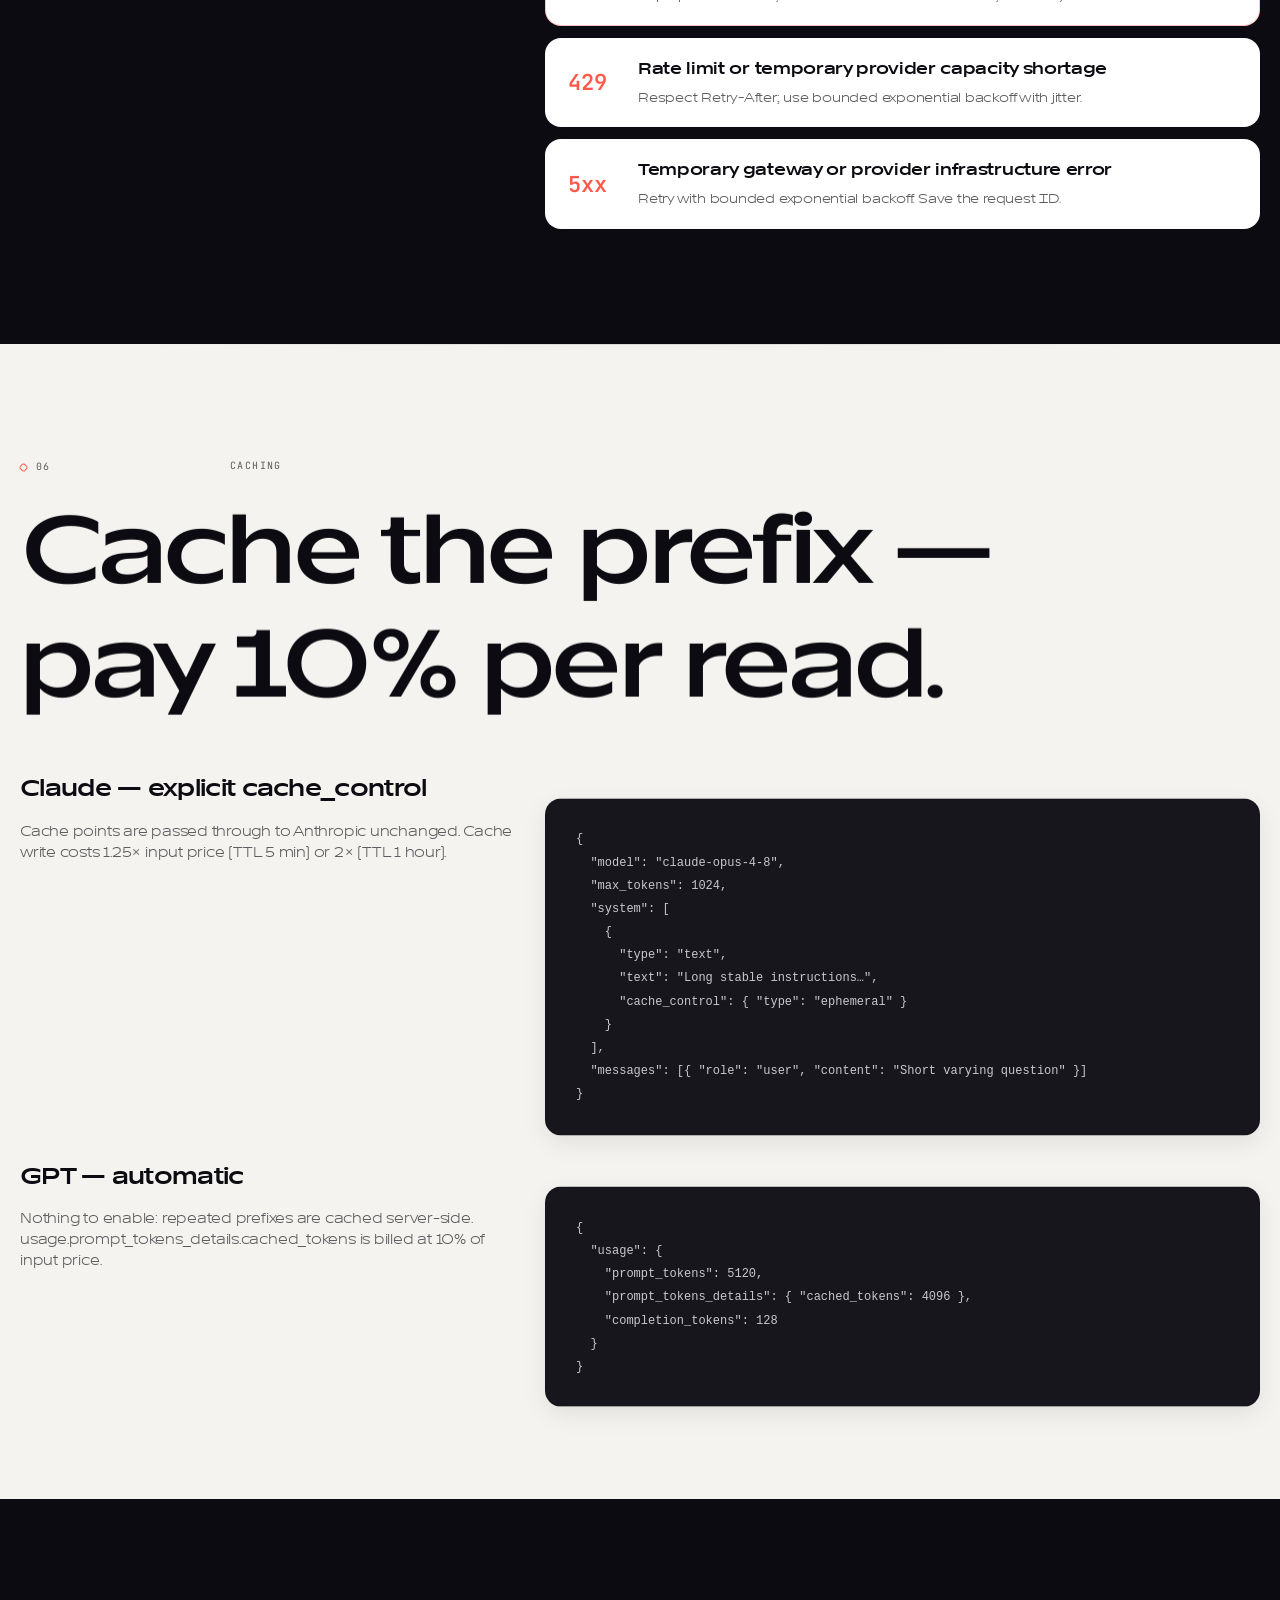
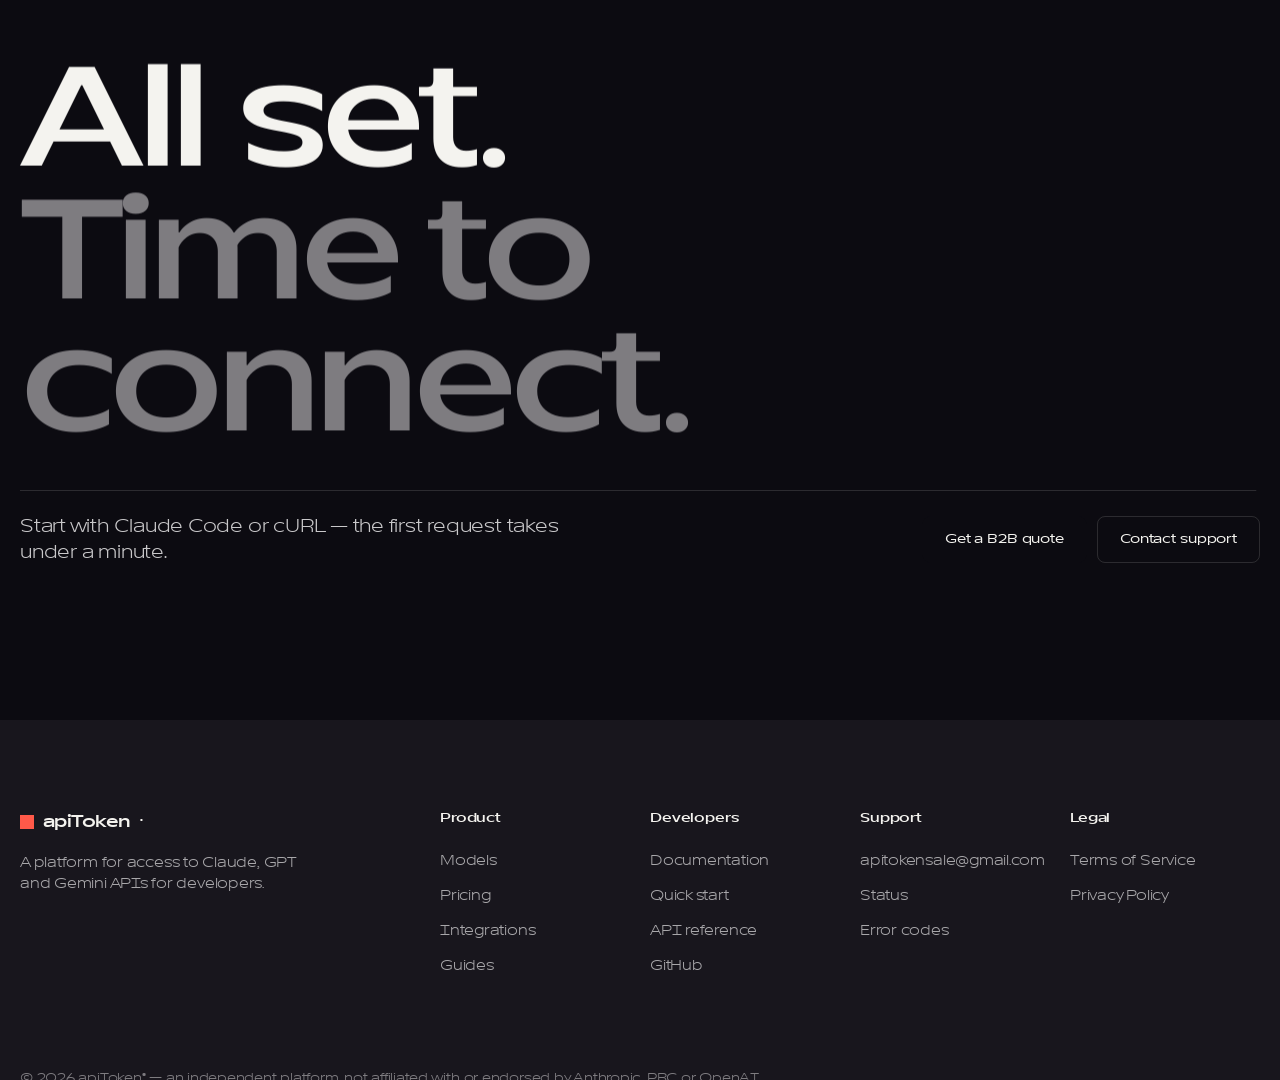
<file: docs-en.html>
<!DOCTYPE html>
<html lang="en">
<head>
<meta charset="utf-8">
<meta name="viewport" content="width=device-width, initial-scale=1">
<title>API Documentation — apiToken</title>
<link rel="preconnect" href="https://fonts.googleapis.com">
<link rel="preconnect" href="https://fonts.gstatic.com" crossorigin>
<link href="https://fonts.googleapis.com/css2?family=Inter+Tight:wght@400;500;600;700&family=JetBrains+Mono:wght@400;500&display=swap" rel="stylesheet">
<link rel="stylesheet" href="fonts.css">
<link rel="stylesheet" href="styles.css">
<link rel="stylesheet" href="motion.css">
<link rel="stylesheet" href="docs.css">
</head>
<body>

<a class="skip" href="#main">Skip to content</a>

<!-- ================= HEADER ================= -->
<header class="hdr" id="hdr">
  <div class="hdr__in grid">
    <a class="brand c1-3" href="en.html"><span class="brand__mark"></span>apiToken<sup>®</sup></a>
    <nav class="nav c4-9">
      <a href="en.html#models">Models</a>
      <a href="en.html#explorer">Solutions</a>
      <a href="en.html#calc">Pricing</a>
      <a href="en.html#integrations">Integrations</a>
      <a href="en.html#learn">Guides</a>
      <a href="docs-en.html" aria-current="page">Docs</a>
    </nav>
    <div class="hdr__acts c10-13">
      <div class="lang" aria-label="Language switcher">
        <a class="lang__link" href="docs.html">RU</a>
        <a class="lang__link is-active" href="docs-en.html" aria-current="page">EN</a>
      </div>
      <a class="lnk" href="#">Log in</a>
      <a class="btn" href="en.html#calc">For business</a>
      <button class="burger" id="burger" aria-label="Menu"><span></span><span></span></button>
    </div>
  </div>
</header>

<main id="main">

<!-- ================= DOCS HERO ================= -->
<section class="sec docs-hero">
  <div class="bleed">
    <header class="sechead grid reveal">
      <span class="secnum c1-2">00</span>
      <span class="meta c3-6">Documentation</span>
      <h1 class="display c1-13">API Documentation — Claude and GPT</h1>
      <p class="c8-13 secdesc">Model setup, endpoints, request examples, response codes, file uploads and caching.</p>
    </header>

    <div class="docs-intro grid reveal">
      <div class="c1-7">
        <h2 class="docs-h2">Connecting models</h2>
        <p class="lead">One API key, one endpoint, all available models — native Anthropic, OpenAI and Gemini protocols plus an OpenAI-compatible API for any client.</p>
      </div>
      <div class="c8-13 docs-cta">
        <a class="btn btn--solid" href="https://github.com/apitokensale-admin/apitoken.sale/blob/main/skills/use-apitoken/SKILL.md" target="_blank" rel="noopener">SKILL.md for AI agent</a>
        <a class="btn" href="https://t.me/apitokensale" target="_blank" rel="noopener">Help on Telegram</a>
      </div>
    </div>
  </div>
</section>

<!-- ================= QUICK START ================= -->
<section class="sec sec--dark" id="quickstart">
  <div class="bleed">
    <header class="sechead grid reveal">
      <span class="secnum c1-2">01</span>
      <span class="meta c3-6">Quick start</span>
      <h2 class="display c1-13">Connect apiToken to your coding agent.</h2>
    </header>

    <div class="grid reveal">
      <div class="c1-5">
        <p class="secdesc">Pick a stack and the exact instructions appear below. The key stays only in this terminal session.</p>
      </div>
      <div class="c6-13">
        <div class="docs-tabs">
          <button class="tab on" data-tab="claude">Claude Code</button>
          <button class="tab" data-tab="curl">cURL</button>
          <button class="tab" data-tab="openai">OpenAI SDK</button>
        </div>

        <div class="docs-panel active" data-panel="claude">
          <div class="docs-card">
            <span class="docs-card__meta">Claude Code · macOS / Linux · zsh · bash · Claude Opus 5</span>
            <div class="docs-row"><span class="docs-row__lab">Endpoint</span><code>https://router.apitoken.sale</code></div>
            <p class="docs-note">Run this in the terminal from which you launch Claude Code. An explicit model flag prevents picking up a model from an old login.</p>
            <pre class="code"><code>unset ANTHROPIC_AUTH_TOKEN
export ANTHROPIC_BASE_URL="https://router.apitoken.sale"
export ANTHROPIC_API_KEY="sk-pool-•••"

claude --model claude-opus-5</code></pre>
            <p class="docs-note">In Claude Code/status you should see apiToken.sale as the Anthropic base URL and ANTHROPIC_API_KEY as the key source.</p>
          </div>
        </div>

        <div class="docs-panel" data-panel="curl">
          <div class="docs-card">
            <span class="docs-card__meta">Anthropic Messages API · cURL</span>
            <div class="docs-row"><span class="docs-row__lab">Endpoint</span><code>https://router.apitoken.sale</code></div>
            <p class="docs-note">Keep the key on the server: an environment variable or secrets manager, never a browser bundle.</p>
            <pre class="code"><code>export APITOKEN_API_KEY="sk-pool-•••"

curl https://router.apitoken.sale/v1/messages \
  -H "x-api-key: $APITOKEN_API_KEY" \
  -H "anthropic-version: 2023-06-01" \
  -H "Content-Type: application/json" \
  -d '{
    "model": "claude-opus-5",
    "max_tokens": 1024,
    "messages": [{"role": "user", "content": "Reply with exactly: connected"}]
  }'</code></pre>
          </div>
        </div>

        <div class="docs-panel" data-panel="openai">
          <div class="docs-card">
            <span class="docs-card__meta">OpenAI-compatible API · Python</span>
            <div class="docs-row"><span class="docs-row__lab">Endpoint</span><code>https://router.apitoken.sale/v1/chat/completions</code></div>
            <pre class="code"><code>from openai import OpenAI

client = OpenAI(
    base_url="https://router.apitoken.sale/v1",
    api_key="sk-pool-•••"
)

res = client.chat.completions.create(
    model="claude-opus-5",
    messages=[{"role": "user", "content": "Hello"}]
)
print(res.choices[0].message.content)</code></pre>
          </div>
        </div>
      </div>
    </div>
  </div>
</section>

<!-- ================= ENDPOINTS ================= -->
<section class="sec" id="endpoints">
  <div class="bleed">
    <header class="sechead grid reveal">
      <span class="secnum c1-2">02</span>
      <span class="meta c3-6">Endpoints</span>
      <h2 class="display c1-13">One endpoint, all protocols.</h2>
    </header>

    <div class="grid reveal">
      <div class="c1-5">
        <p class="secdesc"><code>router.apitoken.sale</code> is the single entry point. Coding agents and official SDKs get native byte-for-byte APIs; any OpenAI-compatible client works with the whole catalog through one universal route.</p>
      </div>
      <div class="c6-13">
        <div class="docs-endpoints">
          <div class="docs-endpoint">
            <span class="docs-endpoint__method">POST</span>
            <code>/v1/messages</code>
            <span class="docs-endpoint__prov">Anthropic</span>
          </div>
          <div class="docs-endpoint">
            <span class="docs-endpoint__method">POST</span>
            <code>/v1/responses</code>
            <span class="docs-endpoint__prov">OpenAI</span>
          </div>
          <div class="docs-endpoint">
            <span class="docs-endpoint__method">POST</span>
            <code>/v1beta/models/{model}:generateContent</code>
            <span class="docs-endpoint__prov">Gemini</span>
          </div>
          <div class="docs-endpoint">
            <span class="docs-endpoint__method">POST</span>
            <code>/v1/chat/completions</code>
            <span class="docs-endpoint__prov">OpenAI-compatible</span>
          </div>
          <div class="docs-endpoint">
            <span class="docs-endpoint__method">GET</span>
            <code>/v1/models</code>
            <span class="docs-endpoint__prov">Unified catalog</span>
          </div>
        </div>
        <p class="docs-footnote">Per-provider endpoints api.apitoken.sale, openai.api.apitoken.sale/v1 and gemini.api.apitoken.sale are still supported with the same key and balance — the unified router is recommended for new integrations.</p>
      </div>
    </div>
  </div>
</section>

<!-- ================= MODELS & PRICES ================= -->
<section class="sec sec--dark" id="models">
  <div class="bleed">
    <header class="sechead grid reveal">
      <span class="secnum c1-2">03</span>
      <span class="meta c3-6">Models and pricing</span>
      <h2 class="display c1-13">All providers, all models, exact rates.</h2>
    </header>

    <div class="docs-tables reveal">
      <h3 class="docs-h3">Claude · Anthropic Messages API</h3>
      <div class="docs-table-wrap">
        <table class="docs-table">
          <thead>
            <tr><th>Model</th><th>ID</th><th>Context</th><th>Max output</th><th>Input</th><th>Cached input</th><th>Cache write</th><th>Output</th></tr>
          </thead>
          <tbody>
            <tr><td>Claude Opus 5</td><td>claude-opus-5</td><td>1M</td><td>128K</td><td>$2.5 / $5</td><td>$0.25 / $0.5</td><td>$3.125 / $6.25</td><td>$12.5 / $25</td></tr>
            <tr><td>Claude Fable 5</td><td>claude-fable-5</td><td>1M</td><td>128K</td><td>$5 / $10</td><td>$0.5 / $1</td><td>$6.25 / $12.5</td><td>$25 / $50</td></tr>
            <tr><td>Claude Sonnet 5</td><td>claude-sonnet-5</td><td>1M</td><td>128K</td><td>$1.5 / $3</td><td>$0.15 / $0.3</td><td>$1.875 / $3.75</td><td>$7.5 / $15</td></tr>
            <tr><td>Claude Haiku 4.5</td><td>claude-haiku-4-5</td><td>200K</td><td>64K</td><td>$0.5 / $1</td><td>$0.05 / $0.1</td><td>$0.625 / $1.25</td><td>$2.5 / $5</td></tr>
          </tbody>
        </table>
      </div>

      <h3 class="docs-h3">GPT · OpenAI Responses API</h3>
      <div class="docs-table-wrap">
        <table class="docs-table">
          <thead>
            <tr><th>Model</th><th>ID</th><th>Context</th><th>Max output</th><th>Input</th><th>Cached input</th><th>Cache write</th><th>Output</th></tr>
          </thead>
          <tbody>
            <tr><td>GPT-5.6 Sol</td><td>gpt-5.6-sol</td><td>400K</td><td>128K</td><td>$2.5 / $5</td><td>$0.25 / $0.5</td><td>$3.125 / $6.25</td><td>$15 / $30</td></tr>
            <tr><td>GPT-5.6 Terra</td><td>gpt-5.6-terra</td><td>400K</td><td>128K</td><td>$1 / $2</td><td>$0.1 / $0.2</td><td>$1.25 / $2.5</td><td>$6 / $12</td></tr>
            <tr><td>GPT-5.6 Luna</td><td>gpt-5.6-luna</td><td>400K</td><td>128K</td><td>$0.1 / $0.2</td><td>$0.01 / $0.02</td><td>$0.125 / $0.25</td><td>$0.6 / $1.2</td></tr>
            <tr><td>GPT Image 2</td><td>gpt-image-2</td><td>per request</td><td>1 image</td><td>$2.5 / $5</td><td>$0.625 / $1.25</td><td>$0 / $0</td><td>$15 / $30</td></tr>
          </tbody>
        </table>
      </div>

      <h3 class="docs-h3">Gemini · Google Gemini API</h3>
      <div class="docs-table-wrap">
        <table class="docs-table">
          <thead>
            <tr><th>Model</th><th>ID</th><th>Context</th><th>Max output</th><th>Input</th><th>Cached input</th><th>Cache write</th><th>Output</th></tr>
          </thead>
          <tbody>
            <tr><td>Gemini 3.7 Flash</td><td>gemini-3.7-flash</td><td>1M</td><td>64K</td><td>$0.375 / $0.75</td><td>$0.038 / $0.075</td><td>—</td><td>$1.875 / $3.75</td></tr>
            <tr><td>Gemini 3.6 Flash</td><td>gemini-3.6-flash</td><td>1M</td><td>64K</td><td>$0.75 / $1.5</td><td>$0.075 / $0.15</td><td>—</td><td>$3.75 / $7.5</td></tr>
            <tr><td>Gemini 3.5 Flash</td><td>gemini-3.5-flash</td><td>1M</td><td>64K</td><td>$0.75 / $1.5</td><td>$0.075 / $0.15</td><td>—</td><td>$4.5 / $9</td></tr>
            <tr><td>Gemini 3.1 Pro Preview</td><td>gemini-3.1-pro-preview</td><td>1M</td><td>64K</td><td>$1 / $2</td><td>$0.1 / $0.2</td><td>—</td><td>$6 / $12</td></tr>
          </tbody>
        </table>
      </div>
    </div>

    <div class="docs-example grid reveal">
      <div class="c1-5">
        <span class="meta">Example · Claude Opus 4.8</span>
      </div>
      <div class="c6-13">
        <div class="docs-calc">
          <div class="docs-calc__row"><span>2M input × $5</span><b>$10</b></div>
          <div class="docs-calc__row"><span>400K output × $25</span><b>$10</b></div>
          <div class="docs-calc__row docs-calc__row--total"><span>Official total</span><b>$20</b></div>
          <div class="docs-calc__row docs-calc__row--save"><span>You pay</span><b>$10</b></div>
        </div>
        <p class="docs-footnote">A $100 top-up gives $200 of official API usage on any model. Rates are per 1M tokens; actual tokens are billed at official rates, then the flat 50% discount is applied.</p>
      </div>
    </div>
  </div>
</section>

<!-- ================= FILES IN GEMINI ================= -->
<section class="sec" id="files">
  <div class="bleed">
    <header class="sechead grid reveal">
      <span class="secnum c1-2">04</span>
      <span class="meta c3-6">Files in Gemini</span>
      <h2 class="display c1-13">How to send files.</h2>
    </header>

    <div class="grid reveal">
      <div class="c1-5">
        <p class="secdesc">Gemini is served from a pool of subscriptions, so the file must travel inside the request itself. There is no separate upload step: the Files API is not available.</p>
      </div>
      <div class="c6-13">
        <div class="docs-table-wrap">
          <table class="docs-table docs-table--simple">
            <thead>
              <tr><th>Data type</th><th>Supported</th><th>How to send</th></tr>
            </thead>
            <tbody>
              <tr><td>Images (PNG, JPEG, WebP)</td><td>Yes</td><td><code>inline_data</code> with mime_type and base64. Up to ~23 MB source file.</td></tr>
              <tr><td>PDF documents</td><td>Yes</td><td><code>inline_data</code> with <code>application/pdf</code>.</td></tr>
              <tr><td>Text files</td><td>Yes</td><td><code>inline_data</code> with <code>text/plain</code> or just put it in <code>text</code>.</td></tr>
              <tr><td>Audio</td><td>One model</td><td>Only <code>gemini-3-flash-preview</code>, inline <code>audio/wav</code>.</td></tr>
              <tr><td>Files API (file_uri)</td><td>No</td><td>Not available. Pass contents inline.</td></tr>
              <tr><td>cachedContent</td><td>No</td><td>Not available. Pass contents inline.</td></tr>
            </tbody>
          </table>
        </div>
        <pre class="code"><code>{
  "contents": [
    {
      "role": "user",
      "parts": [
        { "text": "Describe this file" },
        { "inline_data": { "mime_type": "image/png", "data": "<base64>" } }
      ]
    }
  ]
}</code></pre>
        <p class="docs-footnote">Data the gateway cannot accept is rejected before reaching the subscription — 400 INVALID_ARGUMENT. Every error includes an <code>x-request-id</code> header; mention it to support.</p>
      </div>
    </div>
  </div>
</section>

<!-- ================= RESPONSE CODES ================= -->
<section class="sec sec--dark" id="codes">
  <div class="bleed">
    <header class="sechead grid reveal">
      <span class="secnum c1-2">05</span>
      <span class="meta c3-6">Response codes</span>
      <h2 class="display c1-13">Common response codes.</h2>
    </header>

    <div class="grid reveal">
      <div class="c1-5">
        <p class="secdesc">Each protocol keeps its own error format. 401 and 402 require fixing account state; only retry temporary 429 and 5xx errors automatically.</p>
      </div>
      <div class="c6-13">
        <div class="docs-codes">
          <div class="docs-code docs-code--bad">
            <b>401</b>
            <span>API key missing, invalid or revoked</span>
            <p>Pass an active sk-pool key in x-api-key. Do not retry with a revoked key.</p>
          </div>
          <div class="docs-code docs-code--bad">
            <b>402</b>
            <span>Insufficient prepaid balance</span>
            <p>Top up the account, confirm the balance is credited, then retry.</p>
          </div>
          <div class="docs-code docs-code--retry">
            <b>429</b>
            <span>Rate limit or temporary provider capacity shortage</span>
            <p>Respect Retry-After; use bounded exponential backoff with jitter.</p>
          </div>
          <div class="docs-code docs-code--retry">
            <b>5xx</b>
            <span>Temporary gateway or provider infrastructure error</span>
            <p>Retry with bounded exponential backoff. Save the request ID.</p>
          </div>
        </div>
      </div>
    </div>
  </div>
</section>

<!-- ================= CACHING ================= -->
<section class="sec" id="cache">
  <div class="bleed">
    <header class="sechead grid reveal">
      <span class="secnum c1-2">06</span>
      <span class="meta c3-6">Caching</span>
      <h2 class="display c1-13">Cache the prefix — pay 10% per read.</h2>
    </header>

    <div class="grid reveal">
      <div class="c1-5">
        <h3 class="docs-h3">Claude — explicit cache_control</h3>
        <p class="secdesc">Cache points are passed through to Anthropic unchanged. Cache write costs 1.25× input price (TTL 5 min) or 2× (TTL 1 hour).</p>
      </div>
      <div class="c6-13">
        <pre class="code"><code>{
  "model": "claude-opus-4-8",
  "max_tokens": 1024,
  "system": [
    {
      "type": "text",
      "text": "Long stable instructions…",
      "cache_control": { "type": "ephemeral" }
    }
  ],
  "messages": [{ "role": "user", "content": "Short varying question" }]
}</code></pre>
      </div>
    </div>

    <div class="grid reveal docs-row--second">
      <div class="c1-5">
        <h3 class="docs-h3">GPT — automatic</h3>
        <p class="secdesc">Nothing to enable: repeated prefixes are cached server-side. usage.prompt_tokens_details.cached_tokens is billed at 10% of input price.</p>
      </div>
      <div class="c6-13">
        <pre class="code"><code>{
  "usage": {
    "prompt_tokens": 5120,
    "prompt_tokens_details": { "cached_tokens": 4096 },
    "completion_tokens": 128
  }
}</code></pre>
      </div>
    </div>
  </div>
</section>

<!-- ================= FINAL ================= -->
<section class="final sec--dark">
  <div class="bleed">
    <h2 class="display display--xxl reveal"><span>All set.</span><span class="ghost">Time to connect.</span></h2>
    <div class="rule grid">
      <span class="c1-7 final__sub reveal">Start with Claude Code or cURL — the first request takes under a minute.</span>
      <div class="c8-13 ctas reveal">
        <a class="btn btn--solid" href="en.html#calc">Get a B2B quote</a>
        <a class="btn" href="https://t.me/apitokensale" target="_blank" rel="noopener">Contact support</a>
      </div>
    </div>
  </div>
</section>

</main>

<!-- ================= FOOTER ================= -->
<footer class="ftr sec--dark">
  <div class="bleed">

    <div class="grid ftr__top">
      <div class="c1-5 ftr__brand">
        <a class="brand" href="#"><span class="brand__mark"></span>apiToken<sup>®</sup></a>
        <p>A platform for access to Claude, GPT and Gemini APIs for developers.</p>
      </div>
      <div class="ftr__col">
        <span class="ftr__h">Product</span>
        <a href="en.html#models">Models</a>
        <a href="en.html#calc">Pricing</a>
        <a href="en.html#integrations">Integrations</a>
        <a href="en.html#learn">Guides</a>
      </div>
      <div class="ftr__col">
        <span class="ftr__h">Developers</span>
        <a href="docs-en.html">Documentation</a>
        <a href="docs-en.html">Quick start</a>
        <a href="docs-en.html">API reference</a>
        <a href="https://github.com/ArthemisDesign/APITOKEN">GitHub</a>
      </div>
      <div class="ftr__col">
        <span class="ftr__h">Support</span>
        <a href="mailto:apitokensale@gmail.com">apitokensale@gmail.com</a>
        <a href="#">Status</a>
        <a href="#">Error codes</a>
      </div>
      <div class="ftr__col">
        <span class="ftr__h">Legal</span>
        <a href="#">Terms of Service</a>
        <a href="#">Privacy Policy</a>
      </div>
    </div>

    <div class="ftr__bottom">
      <span>© 2026 apiToken® — an independent platform, not affiliated with or endorsed by Anthropic, PBC or OpenAI.</span>
    </div>

  </div>
</footer>

<script src="vendor/gsap.min.js"></script>
<script src="vendor/ScrollTrigger.min.js"></script>
<script src="vendor/lenis.min.js"></script>
<script src="vendor/split-type.min.js"></script>
<script src="docs.js"></script>
<script src="motion.js"></script>
</body>
</html>
</file>
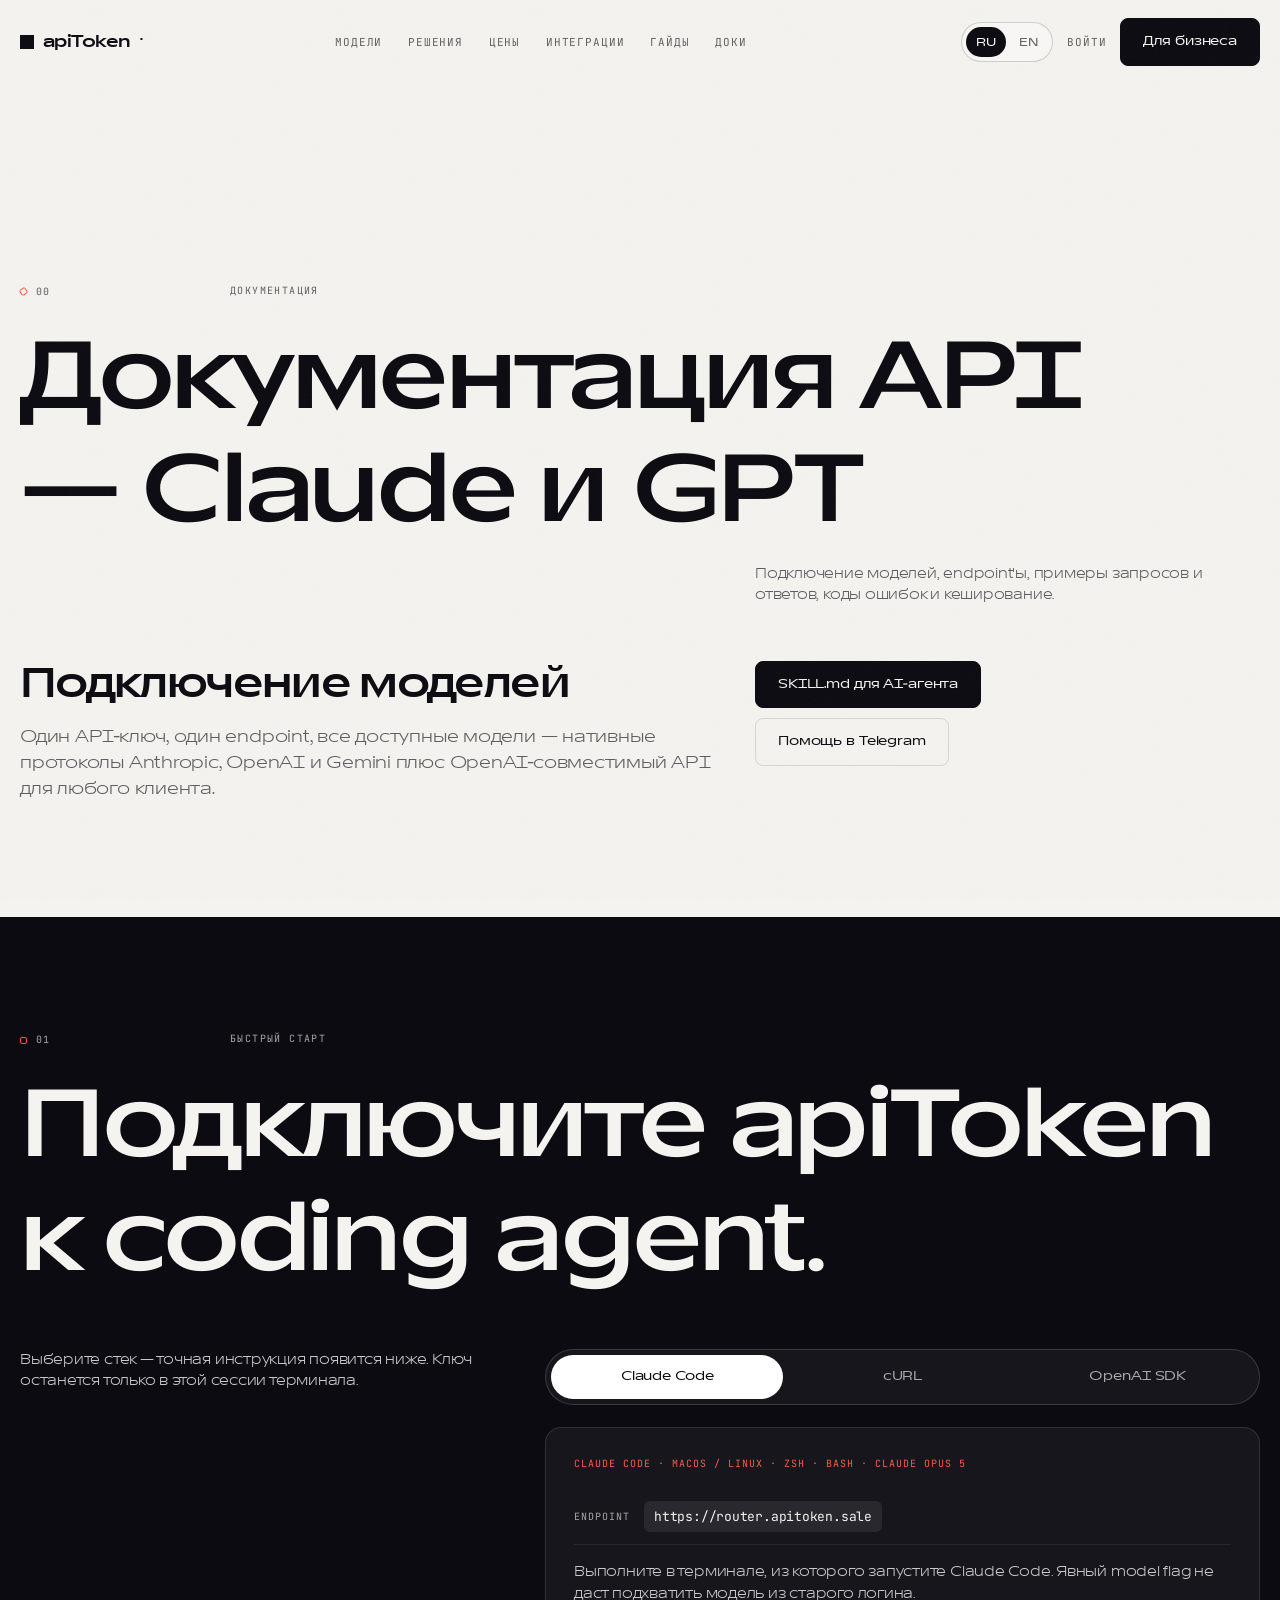
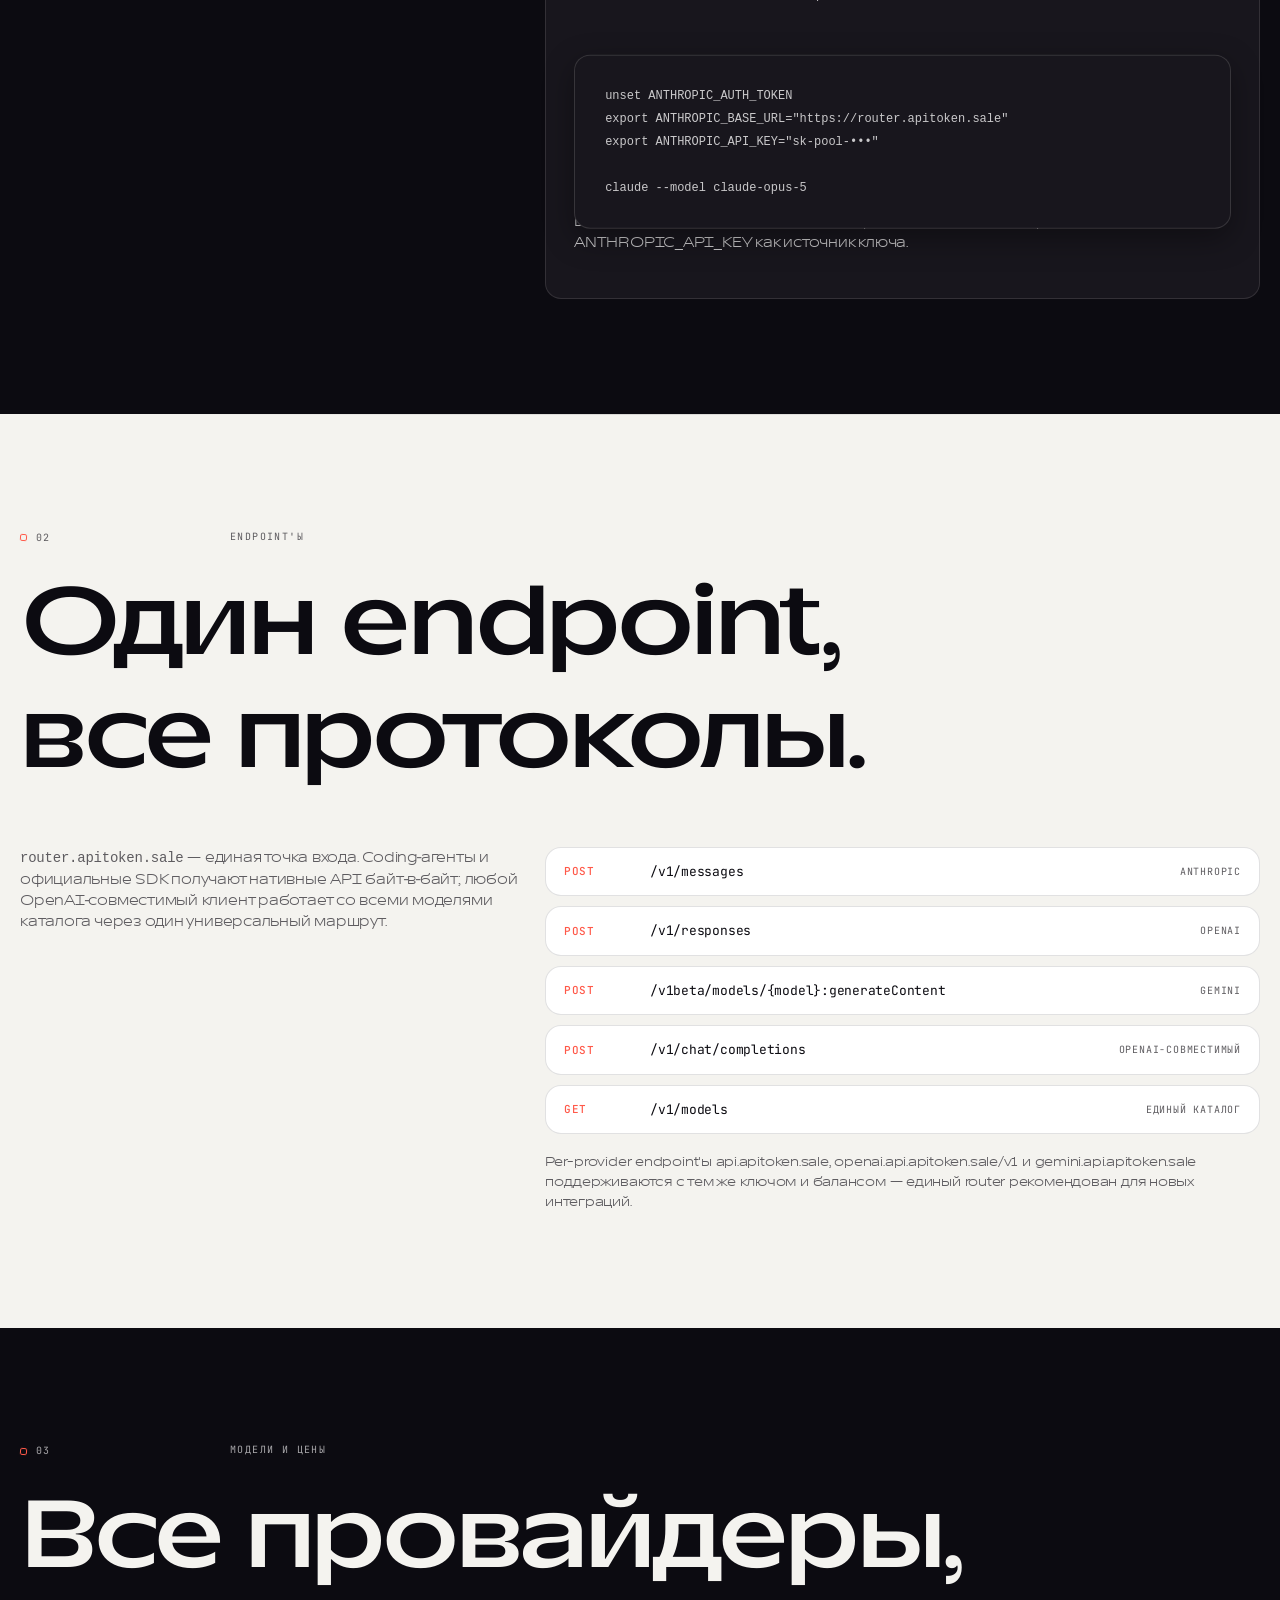
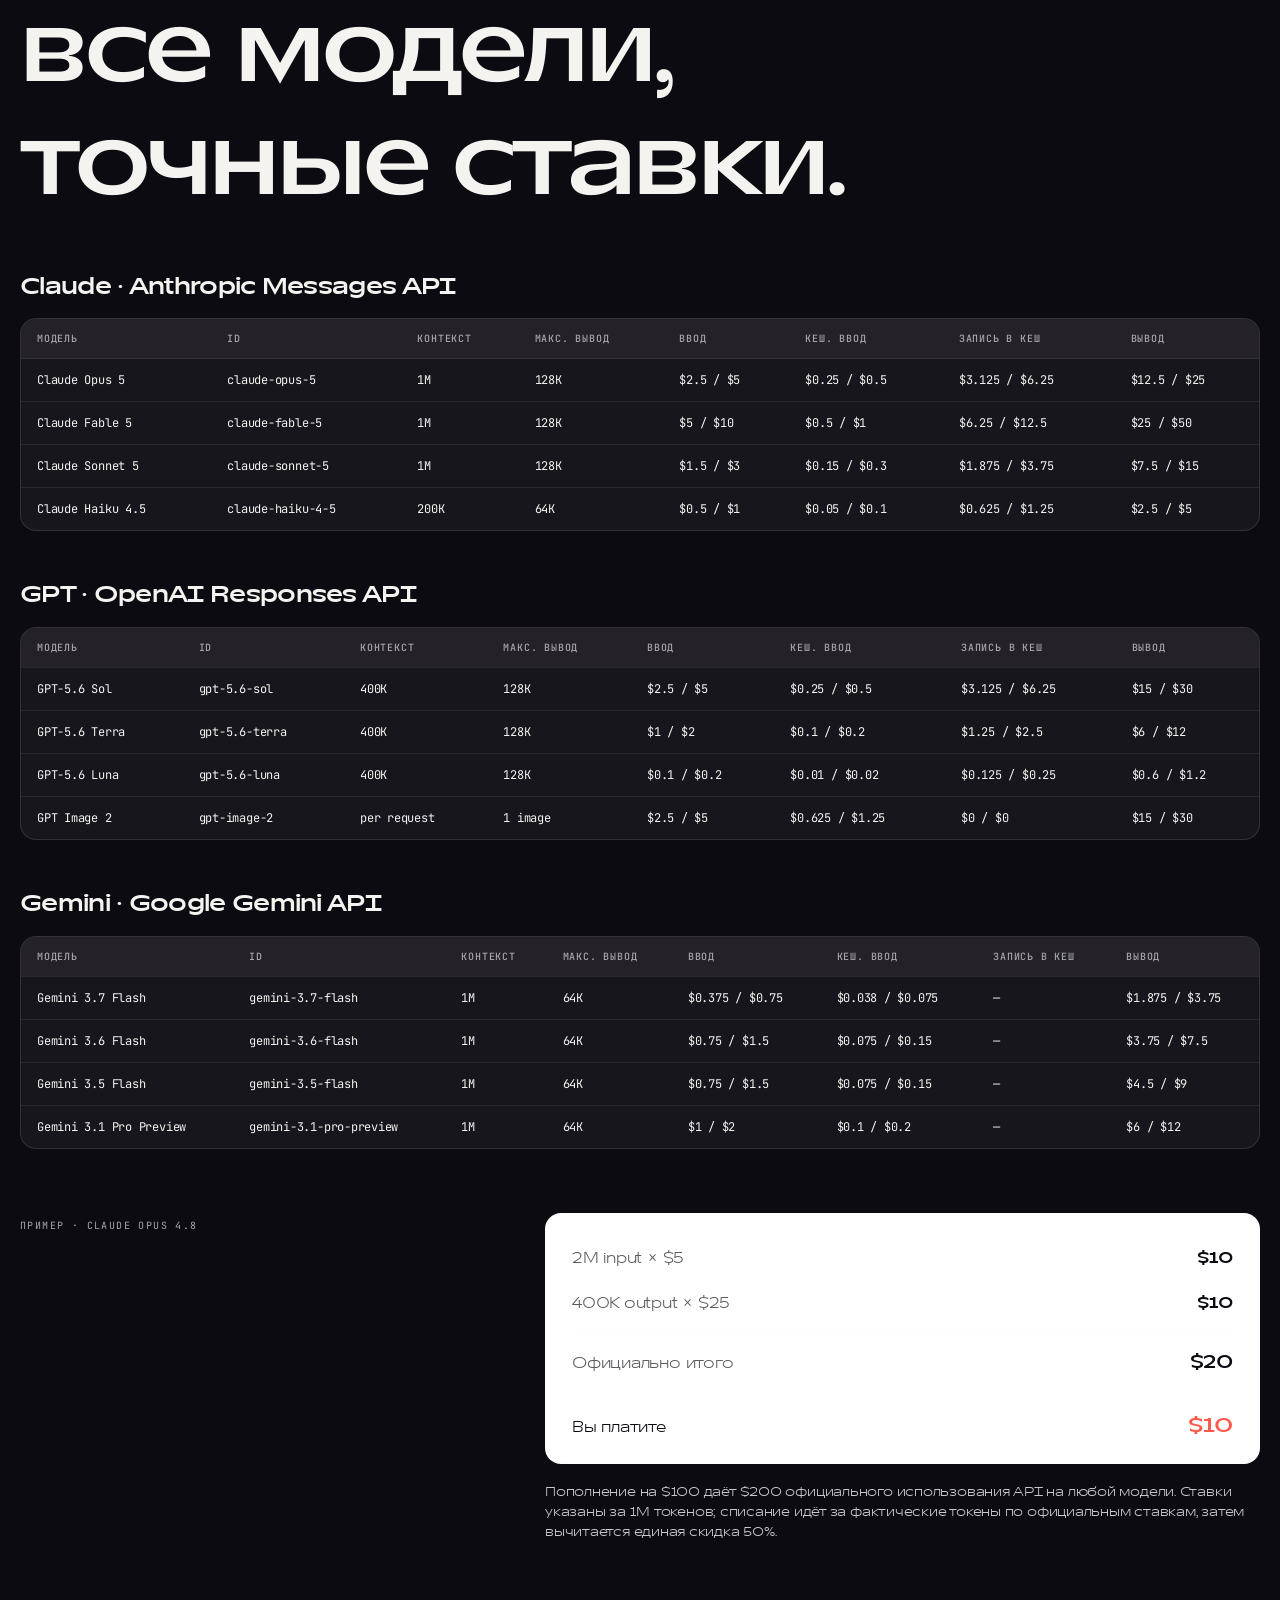
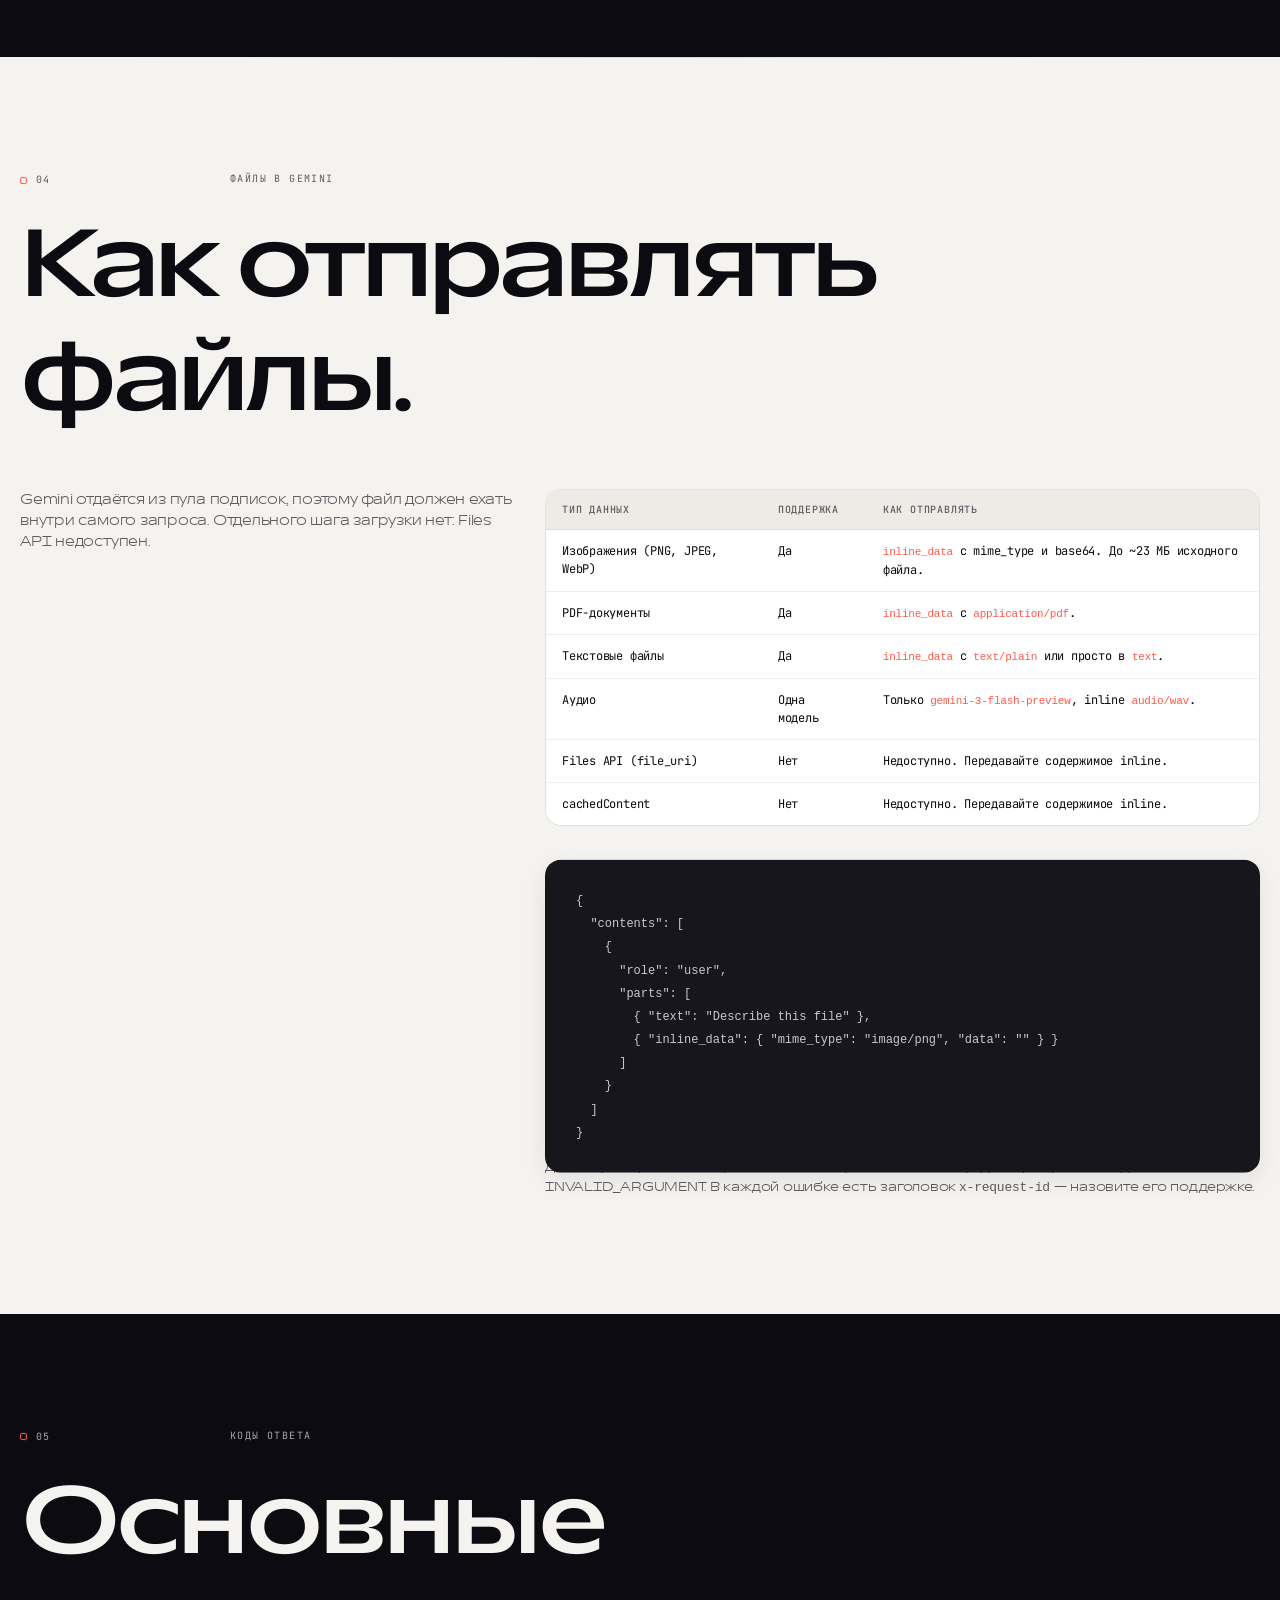
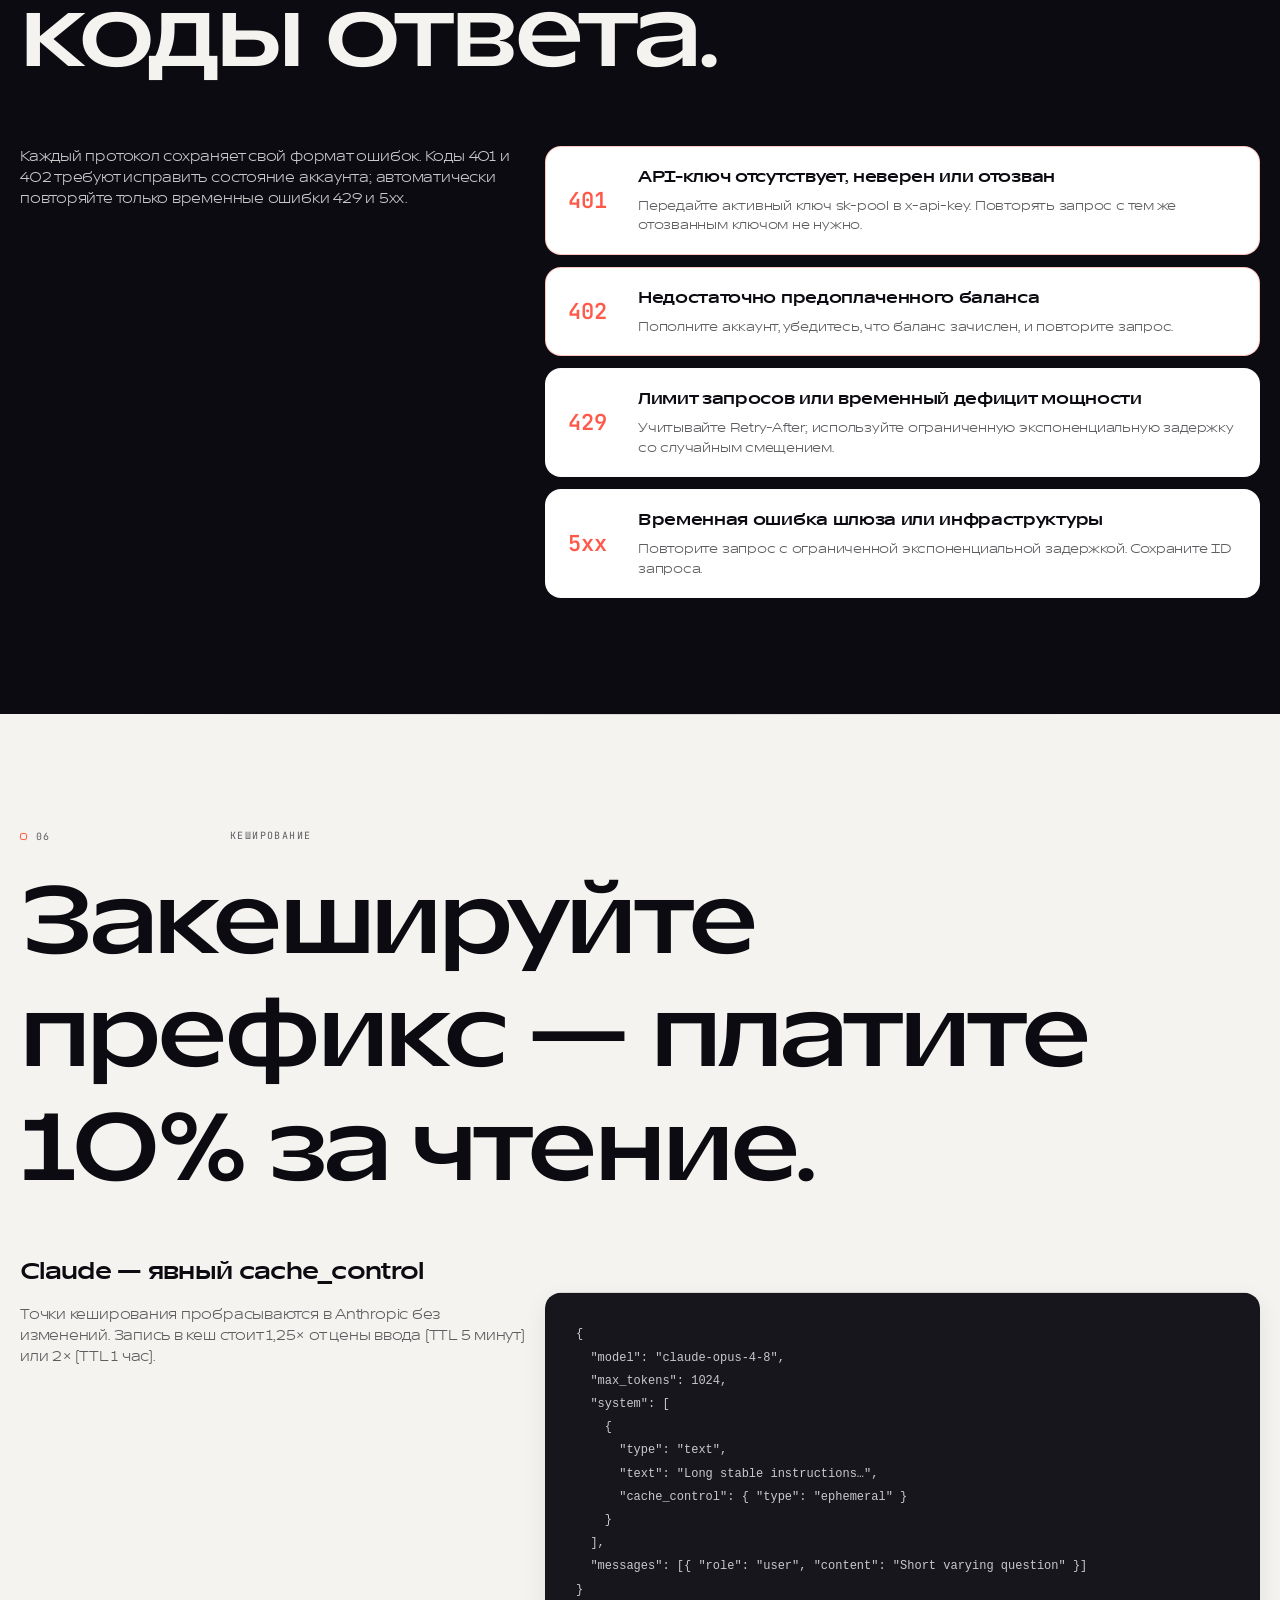
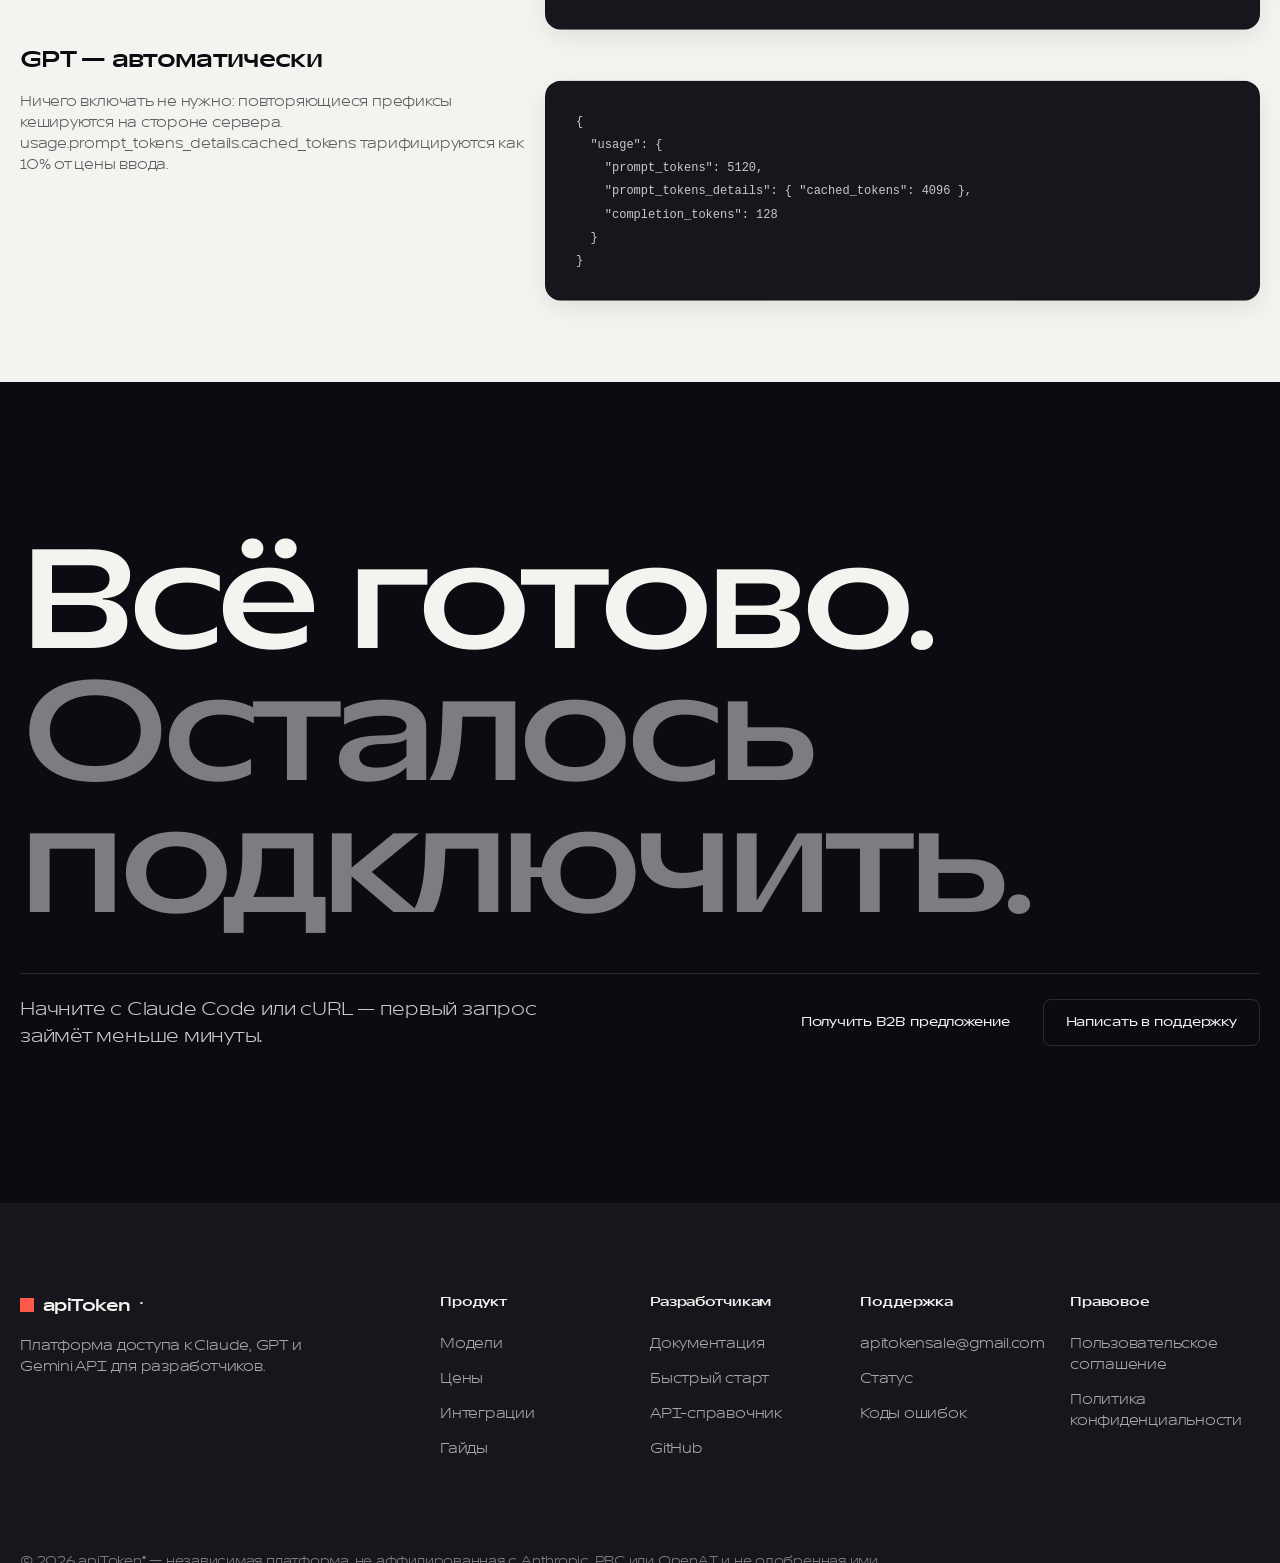
<file: docs.html>
<!DOCTYPE html>
<html lang="ru">
<head>
<meta charset="utf-8">
<meta name="viewport" content="width=device-width, initial-scale=1">
<title>Документация API — apiToken</title>
<link rel="preconnect" href="https://fonts.googleapis.com">
<link rel="preconnect" href="https://fonts.gstatic.com" crossorigin>
<link href="https://fonts.googleapis.com/css2?family=Inter+Tight:wght@400;500;600;700&family=JetBrains+Mono:wght@400;500&display=swap" rel="stylesheet">
<link rel="stylesheet" href="fonts.css">
<link rel="stylesheet" href="styles.css">
<link rel="stylesheet" href="motion.css">
<link rel="stylesheet" href="docs.css">
</head>
<body>

<a class="skip" href="#main">К содержимому</a>

<!-- ================= HEADER ================= -->
<header class="hdr" id="hdr">
  <div class="hdr__in grid">
    <a class="brand c1-3" href="index.html"><span class="brand__mark"></span>apiToken<sup>®</sup></a>
    <nav class="nav c4-9">
      <a href="index.html#models">Модели</a>
      <a href="index.html#explorer">Решения</a>
      <a href="index.html#calc">Цены</a>
      <a href="index.html#integrations">Интеграции</a>
      <a href="index.html#learn">Гайды</a>
      <a href="docs.html" aria-current="page">Доки</a>
    </nav>
    <div class="hdr__acts c10-13">
      <div class="lang" aria-label="Language switcher">
        <a class="lang__link is-active" href="docs.html" aria-current="page">RU</a>
        <a class="lang__link" href="docs-en.html">EN</a>
      </div>
      <a class="lnk" href="#">Войти</a>
      <a class="btn" href="index.html#calc">Для бизнеса</a>
      <button class="burger" id="burger" aria-label="Меню"><span></span><span></span></button>
    </div>
  </div>
</header>

<main id="main">

<!-- ================= DOCS HERO ================= -->
<section class="sec docs-hero">
  <div class="bleed">
    <header class="sechead grid reveal">
      <span class="secnum c1-2">00</span>
      <span class="meta c3-6">Документация</span>
      <h1 class="display c1-13">Документация API — Claude и GPT</h1>
      <p class="c8-13 secdesc">Подключение моделей, endpoint'ы, примеры запросов и ответов, коды ошибок и кеширование.</p>
    </header>

    <div class="docs-intro grid reveal">
      <div class="c1-7">
        <h2 class="docs-h2">Подключение моделей</h2>
        <p class="lead">Один API‑ключ, один endpoint, все доступные модели — нативные протоколы Anthropic, OpenAI и Gemini плюс OpenAI‑совместимый API для любого клиента.</p>
      </div>
      <div class="c8-13 docs-cta">
        <a class="btn btn--solid" href="https://github.com/apitokensale-admin/apitoken.sale/blob/main/skills/use-apitoken/SKILL.md" target="_blank" rel="noopener">SKILL.md для AI‑агента</a>
        <a class="btn" href="https://t.me/apitokensale" target="_blank" rel="noopener">Помощь в Telegram</a>
      </div>
    </div>
  </div>
</section>

<!-- ================= QUICK START ================= -->
<section class="sec sec--dark" id="quickstart">
  <div class="bleed">
    <header class="sechead grid reveal">
      <span class="secnum c1-2">01</span>
      <span class="meta c3-6">Быстрый старт</span>
      <h2 class="display c1-13">Подключите apiToken к coding agent.</h2>
    </header>

    <div class="grid reveal">
      <div class="c1-5">
        <p class="secdesc">Выберите стек — точная инструкция появится ниже. Ключ останется только в этой сессии терминала.</p>
      </div>
      <div class="c6-13">
        <div class="docs-tabs">
          <button class="tab on" data-tab="claude">Claude Code</button>
          <button class="tab" data-tab="curl">cURL</button>
          <button class="tab" data-tab="openai">OpenAI SDK</button>
        </div>

        <div class="docs-panel active" data-panel="claude">
          <div class="docs-card">
            <span class="docs-card__meta">Claude Code · macOS / Linux · zsh · bash · Claude Opus 5</span>
            <div class="docs-row"><span class="docs-row__lab">Endpoint</span><code>https://router.apitoken.sale</code></div>
            <p class="docs-note">Выполните в терминале, из которого запустите Claude Code. Явный model flag не даст подхватить модель из старого логина.</p>
            <pre class="code"><code>unset ANTHROPIC_AUTH_TOKEN
export ANTHROPIC_BASE_URL="https://router.apitoken.sale"
export ANTHROPIC_API_KEY="sk-pool-•••"

claude --model claude-opus-5</code></pre>
            <p class="docs-note">В Claude Code/status должны быть apiToken.sale как Anthropic base URL и ANTHROPIC_API_KEY как источник ключа.</p>
          </div>
        </div>

        <div class="docs-panel" data-panel="curl">
          <div class="docs-card">
            <span class="docs-card__meta">Anthropic Messages API · cURL</span>
            <div class="docs-row"><span class="docs-row__lab">Endpoint</span><code>https://router.apitoken.sale</code></div>
            <p class="docs-note">Держите ключ на сервере: переменная окружения или менеджер секретов, не браузерный bundle.</p>
            <pre class="code"><code>export APITOKEN_API_KEY="sk-pool-•••"

curl https://router.apitoken.sale/v1/messages \
  -H "x-api-key: $APITOKEN_API_KEY" \
  -H "anthropic-version: 2023-06-01" \
  -H "Content-Type: application/json" \
  -d '{
    "model": "claude-opus-5",
    "max_tokens": 1024,
    "messages": [{"role": "user", "content": "Reply with exactly: connected"}]
  }'</code></pre>
          </div>
        </div>

        <div class="docs-panel" data-panel="openai">
          <div class="docs-card">
            <span class="docs-card__meta">OpenAI‑совместимый API · Python</span>
            <div class="docs-row"><span class="docs-row__lab">Endpoint</span><code>https://router.apitoken.sale/v1/chat/completions</code></div>
            <pre class="code"><code>from openai import OpenAI

client = OpenAI(
    base_url="https://router.apitoken.sale/v1",
    api_key="sk-pool-•••"
)

res = client.chat.completions.create(
    model="claude-opus-5",
    messages=[{"role": "user", "content": "Hello"}]
)
print(res.choices[0].message.content)</code></pre>
          </div>
        </div>
      </div>
    </div>
  </div>
</section>

<!-- ================= ENDPOINTS ================= -->
<section class="sec" id="endpoints">
  <div class="bleed">
    <header class="sechead grid reveal">
      <span class="secnum c1-2">02</span>
      <span class="meta c3-6">Endpoint'ы</span>
      <h2 class="display c1-13">Один endpoint, все протоколы.</h2>
    </header>

    <div class="grid reveal">
      <div class="c1-5">
        <p class="secdesc"><code>router.apitoken.sale</code> — единая точка входа. Coding‑агенты и официальные SDK получают нативные API байт‑в‑байт; любой OpenAI‑совместимый клиент работает со всеми моделями каталога через один универсальный маршрут.</p>
      </div>
      <div class="c6-13">
        <div class="docs-endpoints">
          <div class="docs-endpoint">
            <span class="docs-endpoint__method">POST</span>
            <code>/v1/messages</code>
            <span class="docs-endpoint__prov">Anthropic</span>
          </div>
          <div class="docs-endpoint">
            <span class="docs-endpoint__method">POST</span>
            <code>/v1/responses</code>
            <span class="docs-endpoint__prov">OpenAI</span>
          </div>
          <div class="docs-endpoint">
            <span class="docs-endpoint__method">POST</span>
            <code>/v1beta/models/{model}:generateContent</code>
            <span class="docs-endpoint__prov">Gemini</span>
          </div>
          <div class="docs-endpoint">
            <span class="docs-endpoint__method">POST</span>
            <code>/v1/chat/completions</code>
            <span class="docs-endpoint__prov">OpenAI‑совместимый</span>
          </div>
          <div class="docs-endpoint">
            <span class="docs-endpoint__method">GET</span>
            <code>/v1/models</code>
            <span class="docs-endpoint__prov">Единый каталог</span>
          </div>
        </div>
        <p class="docs-footnote">Per-provider endpoint'ы api.apitoken.sale, openai.api.apitoken.sale/v1 и gemini.api.apitoken.sale поддерживаются с тем же ключом и балансом — единый router рекомендован для новых интеграций.</p>
      </div>
    </div>
  </div>
</section>

<!-- ================= MODELS & PRICES ================= -->
<section class="sec sec--dark" id="models">
  <div class="bleed">
    <header class="sechead grid reveal">
      <span class="secnum c1-2">03</span>
      <span class="meta c3-6">Модели и цены</span>
      <h2 class="display c1-13">Все провайдеры, все модели, точные ставки.</h2>
    </header>

    <div class="docs-tables reveal">
      <h3 class="docs-h3">Claude · Anthropic Messages API</h3>
      <div class="docs-table-wrap">
        <table class="docs-table">
          <thead>
            <tr><th>Модель</th><th>ID</th><th>Контекст</th><th>Макс. вывод</th><th>Ввод</th><th>Кеш. ввод</th><th>Запись в кеш</th><th>Вывод</th></tr>
          </thead>
          <tbody>
            <tr><td>Claude Opus 5</td><td>claude-opus-5</td><td>1M</td><td>128K</td><td>$2.5 / $5</td><td>$0.25 / $0.5</td><td>$3.125 / $6.25</td><td>$12.5 / $25</td></tr>
            <tr><td>Claude Fable 5</td><td>claude-fable-5</td><td>1M</td><td>128K</td><td>$5 / $10</td><td>$0.5 / $1</td><td>$6.25 / $12.5</td><td>$25 / $50</td></tr>
            <tr><td>Claude Sonnet 5</td><td>claude-sonnet-5</td><td>1M</td><td>128K</td><td>$1.5 / $3</td><td>$0.15 / $0.3</td><td>$1.875 / $3.75</td><td>$7.5 / $15</td></tr>
            <tr><td>Claude Haiku 4.5</td><td>claude-haiku-4-5</td><td>200K</td><td>64K</td><td>$0.5 / $1</td><td>$0.05 / $0.1</td><td>$0.625 / $1.25</td><td>$2.5 / $5</td></tr>
          </tbody>
        </table>
      </div>

      <h3 class="docs-h3">GPT · OpenAI Responses API</h3>
      <div class="docs-table-wrap">
        <table class="docs-table">
          <thead>
            <tr><th>Модель</th><th>ID</th><th>Контекст</th><th>Макс. вывод</th><th>Ввод</th><th>Кеш. ввод</th><th>Запись в кеш</th><th>Вывод</th></tr>
          </thead>
          <tbody>
            <tr><td>GPT-5.6 Sol</td><td>gpt-5.6-sol</td><td>400K</td><td>128K</td><td>$2.5 / $5</td><td>$0.25 / $0.5</td><td>$3.125 / $6.25</td><td>$15 / $30</td></tr>
            <tr><td>GPT-5.6 Terra</td><td>gpt-5.6-terra</td><td>400K</td><td>128K</td><td>$1 / $2</td><td>$0.1 / $0.2</td><td>$1.25 / $2.5</td><td>$6 / $12</td></tr>
            <tr><td>GPT-5.6 Luna</td><td>gpt-5.6-luna</td><td>400K</td><td>128K</td><td>$0.1 / $0.2</td><td>$0.01 / $0.02</td><td>$0.125 / $0.25</td><td>$0.6 / $1.2</td></tr>
            <tr><td>GPT Image 2</td><td>gpt-image-2</td><td>per request</td><td>1 image</td><td>$2.5 / $5</td><td>$0.625 / $1.25</td><td>$0 / $0</td><td>$15 / $30</td></tr>
          </tbody>
        </table>
      </div>

      <h3 class="docs-h3">Gemini · Google Gemini API</h3>
      <div class="docs-table-wrap">
        <table class="docs-table">
          <thead>
            <tr><th>Модель</th><th>ID</th><th>Контекст</th><th>Макс. вывод</th><th>Ввод</th><th>Кеш. ввод</th><th>Запись в кеш</th><th>Вывод</th></tr>
          </thead>
          <tbody>
            <tr><td>Gemini 3.7 Flash</td><td>gemini-3.7-flash</td><td>1M</td><td>64K</td><td>$0.375 / $0.75</td><td>$0.038 / $0.075</td><td>—</td><td>$1.875 / $3.75</td></tr>
            <tr><td>Gemini 3.6 Flash</td><td>gemini-3.6-flash</td><td>1M</td><td>64K</td><td>$0.75 / $1.5</td><td>$0.075 / $0.15</td><td>—</td><td>$3.75 / $7.5</td></tr>
            <tr><td>Gemini 3.5 Flash</td><td>gemini-3.5-flash</td><td>1M</td><td>64K</td><td>$0.75 / $1.5</td><td>$0.075 / $0.15</td><td>—</td><td>$4.5 / $9</td></tr>
            <tr><td>Gemini 3.1 Pro Preview</td><td>gemini-3.1-pro-preview</td><td>1M</td><td>64K</td><td>$1 / $2</td><td>$0.1 / $0.2</td><td>—</td><td>$6 / $12</td></tr>
          </tbody>
        </table>
      </div>
    </div>

    <div class="docs-example grid reveal">
      <div class="c1-5">
        <span class="meta">Пример · Claude Opus 4.8</span>
      </div>
      <div class="c6-13">
        <div class="docs-calc">
          <div class="docs-calc__row"><span>2M input × $5</span><b>$10</b></div>
          <div class="docs-calc__row"><span>400K output × $25</span><b>$10</b></div>
          <div class="docs-calc__row docs-calc__row--total"><span>Официально итого</span><b>$20</b></div>
          <div class="docs-calc__row docs-calc__row--save"><span>Вы платите</span><b>$10</b></div>
        </div>
        <p class="docs-footnote">Пополнение на $100 даёт $200 официального использования API на любой модели. Ставки указаны за 1M токенов; списание идёт за фактические токены по официальным ставкам, затем вычитается единая скидка 50%.</p>
      </div>
    </div>
  </div>
</section>

<!-- ================= FILES IN GEMINI ================= -->
<section class="sec" id="files">
  <div class="bleed">
    <header class="sechead grid reveal">
      <span class="secnum c1-2">04</span>
      <span class="meta c3-6">Файлы в Gemini</span>
      <h2 class="display c1-13">Как отправлять файлы.</h2>
    </header>

    <div class="grid reveal">
      <div class="c1-5">
        <p class="secdesc">Gemini отдаётся из пула подписок, поэтому файл должен ехать внутри самого запроса. Отдельного шага загрузки нет: Files API недоступен.</p>
      </div>
      <div class="c6-13">
        <div class="docs-table-wrap">
          <table class="docs-table docs-table--simple">
            <thead>
              <tr><th>Тип данных</th><th>Поддержка</th><th>Как отправлять</th></tr>
            </thead>
            <tbody>
              <tr><td>Изображения (PNG, JPEG, WebP)</td><td>Да</td><td><code>inline_data</code> с mime_type и base64. До ~23 МБ исходного файла.</td></tr>
              <tr><td>PDF-документы</td><td>Да</td><td><code>inline_data</code> с <code>application/pdf</code>.</td></tr>
              <tr><td>Текстовые файлы</td><td>Да</td><td><code>inline_data</code> с <code>text/plain</code> или просто в <code>text</code>.</td></tr>
              <tr><td>Аудио</td><td>Одна модель</td><td>Только <code>gemini-3-flash-preview</code>, inline <code>audio/wav</code>.</td></tr>
              <tr><td>Files API (file_uri)</td><td>Нет</td><td>Недоступно. Передавайте содержимое inline.</td></tr>
              <tr><td>cachedContent</td><td>Нет</td><td>Недоступно. Передавайте содержимое inline.</td></tr>
            </tbody>
          </table>
        </div>
        <pre class="code"><code>{
  "contents": [
    {
      "role": "user",
      "parts": [
        { "text": "Describe this file" },
        { "inline_data": { "mime_type": "image/png", "data": "<base64>" } }
      ]
    }
  ]
}</code></pre>
        <p class="docs-footnote">Данные, которые шлюз принять не может, отклоняются ещё до обращения к подписке — 400 INVALID_ARGUMENT. В каждой ошибке есть заголовок <code>x-request-id</code> — назовите его поддержке.</p>
      </div>
    </div>
  </div>
</section>

<!-- ================= RESPONSE CODES ================= -->
<section class="sec sec--dark" id="codes">
  <div class="bleed">
    <header class="sechead grid reveal">
      <span class="secnum c1-2">05</span>
      <span class="meta c3-6">Коды ответа</span>
      <h2 class="display c1-13">Основные коды ответа.</h2>
    </header>

    <div class="grid reveal">
      <div class="c1-5">
        <p class="secdesc">Каждый протокол сохраняет свой формат ошибок. Коды 401 и 402 требуют исправить состояние аккаунта; автоматически повторяйте только временные ошибки 429 и 5xx.</p>
      </div>
      <div class="c6-13">
        <div class="docs-codes">
          <div class="docs-code docs-code--bad">
            <b>401</b>
            <span>API-ключ отсутствует, неверен или отозван</span>
            <p>Передайте активный ключ sk-pool в x-api-key. Повторять запрос с тем же отозванным ключом не нужно.</p>
          </div>
          <div class="docs-code docs-code--bad">
            <b>402</b>
            <span>Недостаточно предоплаченного баланса</span>
            <p>Пополните аккаунт, убедитесь, что баланс зачислен, и повторите запрос.</p>
          </div>
          <div class="docs-code docs-code--retry">
            <b>429</b>
            <span>Лимит запросов или временный дефицит мощности</span>
            <p>Учитывайте Retry-After; используйте ограниченную экспоненциальную задержку со случайным смещением.</p>
          </div>
          <div class="docs-code docs-code--retry">
            <b>5xx</b>
            <span>Временная ошибка шлюза или инфраструктуры</span>
            <p>Повторите запрос с ограниченной экспоненциальной задержкой. Сохраните ID запроса.</p>
          </div>
        </div>
      </div>
    </div>
  </div>
</section>

<!-- ================= CACHING ================= -->
<section class="sec" id="cache">
  <div class="bleed">
    <header class="sechead grid reveal">
      <span class="secnum c1-2">06</span>
      <span class="meta c3-6">Кеширование</span>
      <h2 class="display c1-13">Закешируйте префикс — платите 10% за чтение.</h2>
    </header>

    <div class="grid reveal">
      <div class="c1-5">
        <h3 class="docs-h3">Claude — явный cache_control</h3>
        <p class="secdesc">Точки кеширования пробрасываются в Anthropic без изменений. Запись в кеш стоит 1,25× от цены ввода (TTL 5 минут) или 2× (TTL 1 час).</p>
      </div>
      <div class="c6-13">
        <pre class="code"><code>{
  "model": "claude-opus-4-8",
  "max_tokens": 1024,
  "system": [
    {
      "type": "text",
      "text": "Long stable instructions…",
      "cache_control": { "type": "ephemeral" }
    }
  ],
  "messages": [{ "role": "user", "content": "Short varying question" }]
}</code></pre>
      </div>
    </div>

    <div class="grid reveal docs-row--second">
      <div class="c1-5">
        <h3 class="docs-h3">GPT — автоматически</h3>
        <p class="secdesc">Ничего включать не нужно: повторяющиеся префиксы кешируются на стороне сервера. usage.prompt_tokens_details.cached_tokens тарифицируются как 10% от цены ввода.</p>
      </div>
      <div class="c6-13">
        <pre class="code"><code>{
  "usage": {
    "prompt_tokens": 5120,
    "prompt_tokens_details": { "cached_tokens": 4096 },
    "completion_tokens": 128
  }
}</code></pre>
      </div>
    </div>
  </div>
</section>

<!-- ================= FINAL ================= -->
<section class="final sec--dark">
  <div class="bleed">
    <h2 class="display display--xxl reveal"><span>Всё готово.</span><span class="ghost">Осталось подключить.</span></h2>
    <div class="rule grid">
      <span class="c1-7 final__sub reveal">Начните с Claude Code или cURL — первый запрос займёт меньше минуты.</span>
      <div class="c8-13 ctas reveal">
        <a class="btn btn--solid" href="index.html#calc">Получить B2B предложение</a>
        <a class="btn" href="https://t.me/apitokensale" target="_blank" rel="noopener">Написать в поддержку</a>
      </div>
    </div>
  </div>
</section>

</main>

<!-- ================= FOOTER ================= -->
<footer class="ftr sec--dark">
  <div class="bleed">

    <div class="grid ftr__top">
      <div class="c1-5 ftr__brand">
        <a class="brand" href="#"><span class="brand__mark"></span>apiToken<sup>®</sup></a>
        <p>Платформа доступа к Claude, GPT и Gemini API для разработчиков.</p>
      </div>
      <div class="ftr__col">
        <span class="ftr__h">Продукт</span>
        <a href="index.html#models">Модели</a>
        <a href="index.html#calc">Цены</a>
        <a href="index.html#integrations">Интеграции</a>
        <a href="index.html#learn">Гайды</a>
      </div>
      <div class="ftr__col">
        <span class="ftr__h">Разработчикам</span>
        <a href="docs.html">Документация</a>
        <a href="docs.html">Быстрый старт</a>
        <a href="docs.html">API-справочник</a>
        <a href="https://github.com/ArthemisDesign/APITOKEN">GitHub</a>
      </div>
      <div class="ftr__col">
        <span class="ftr__h">Поддержка</span>
        <a href="mailto:apitokensale@gmail.com">apitokensale@gmail.com</a>
        <a href="#">Статус</a>
        <a href="#">Коды ошибок</a>
      </div>
      <div class="ftr__col">
        <span class="ftr__h">Правовое</span>
        <a href="#">Пользовательское соглашение</a>
        <a href="#">Политика конфиденциальности</a>
      </div>
    </div>

    <div class="ftr__bottom">
      <span>© 2026 apiToken® — независимая платформа, не аффилированная с Anthropic, PBC или OpenAI и не одобренная ими.</span>
    </div>

  </div>
</footer>

<script src="vendor/gsap.min.js"></script>
<script src="vendor/ScrollTrigger.min.js"></script>
<script src="vendor/lenis.min.js"></script>
<script src="vendor/split-type.min.js"></script>
<script src="docs.js"></script>
<script src="motion.js"></script>
</body>
</html>
</file>
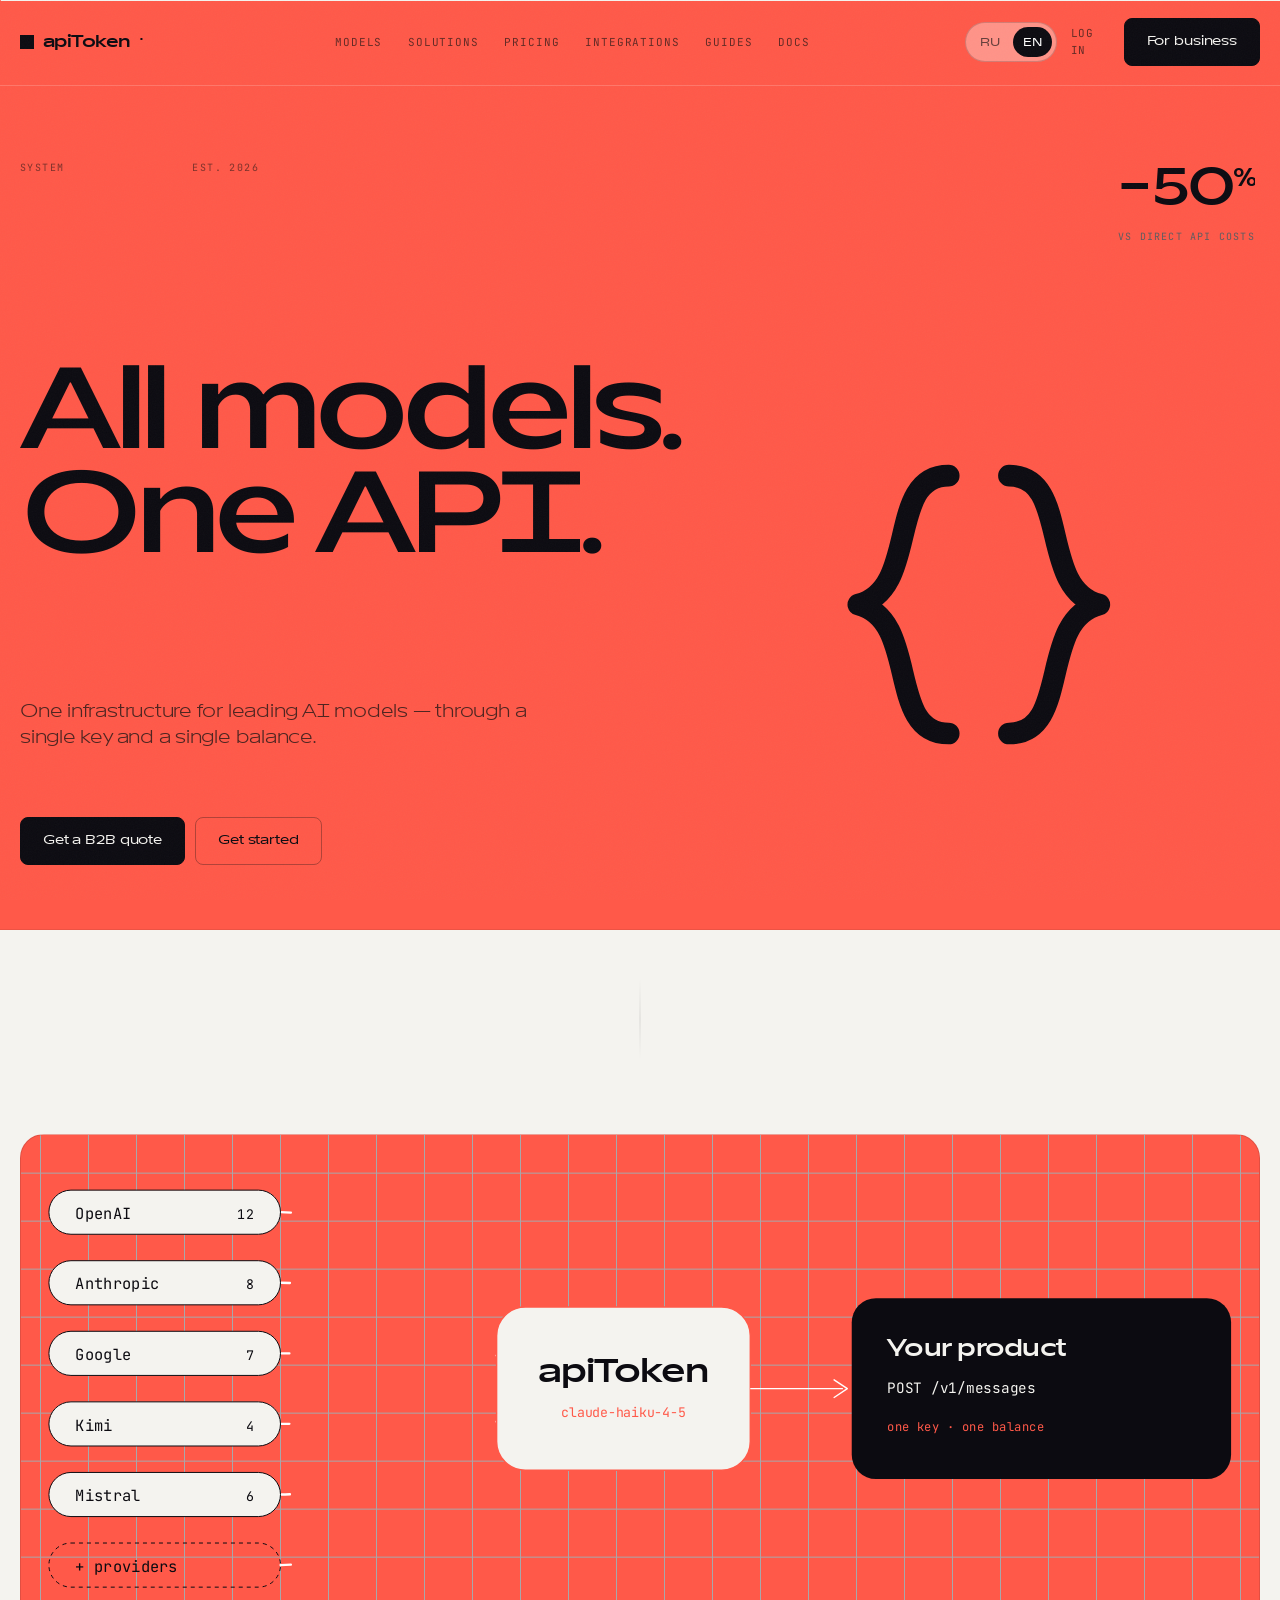
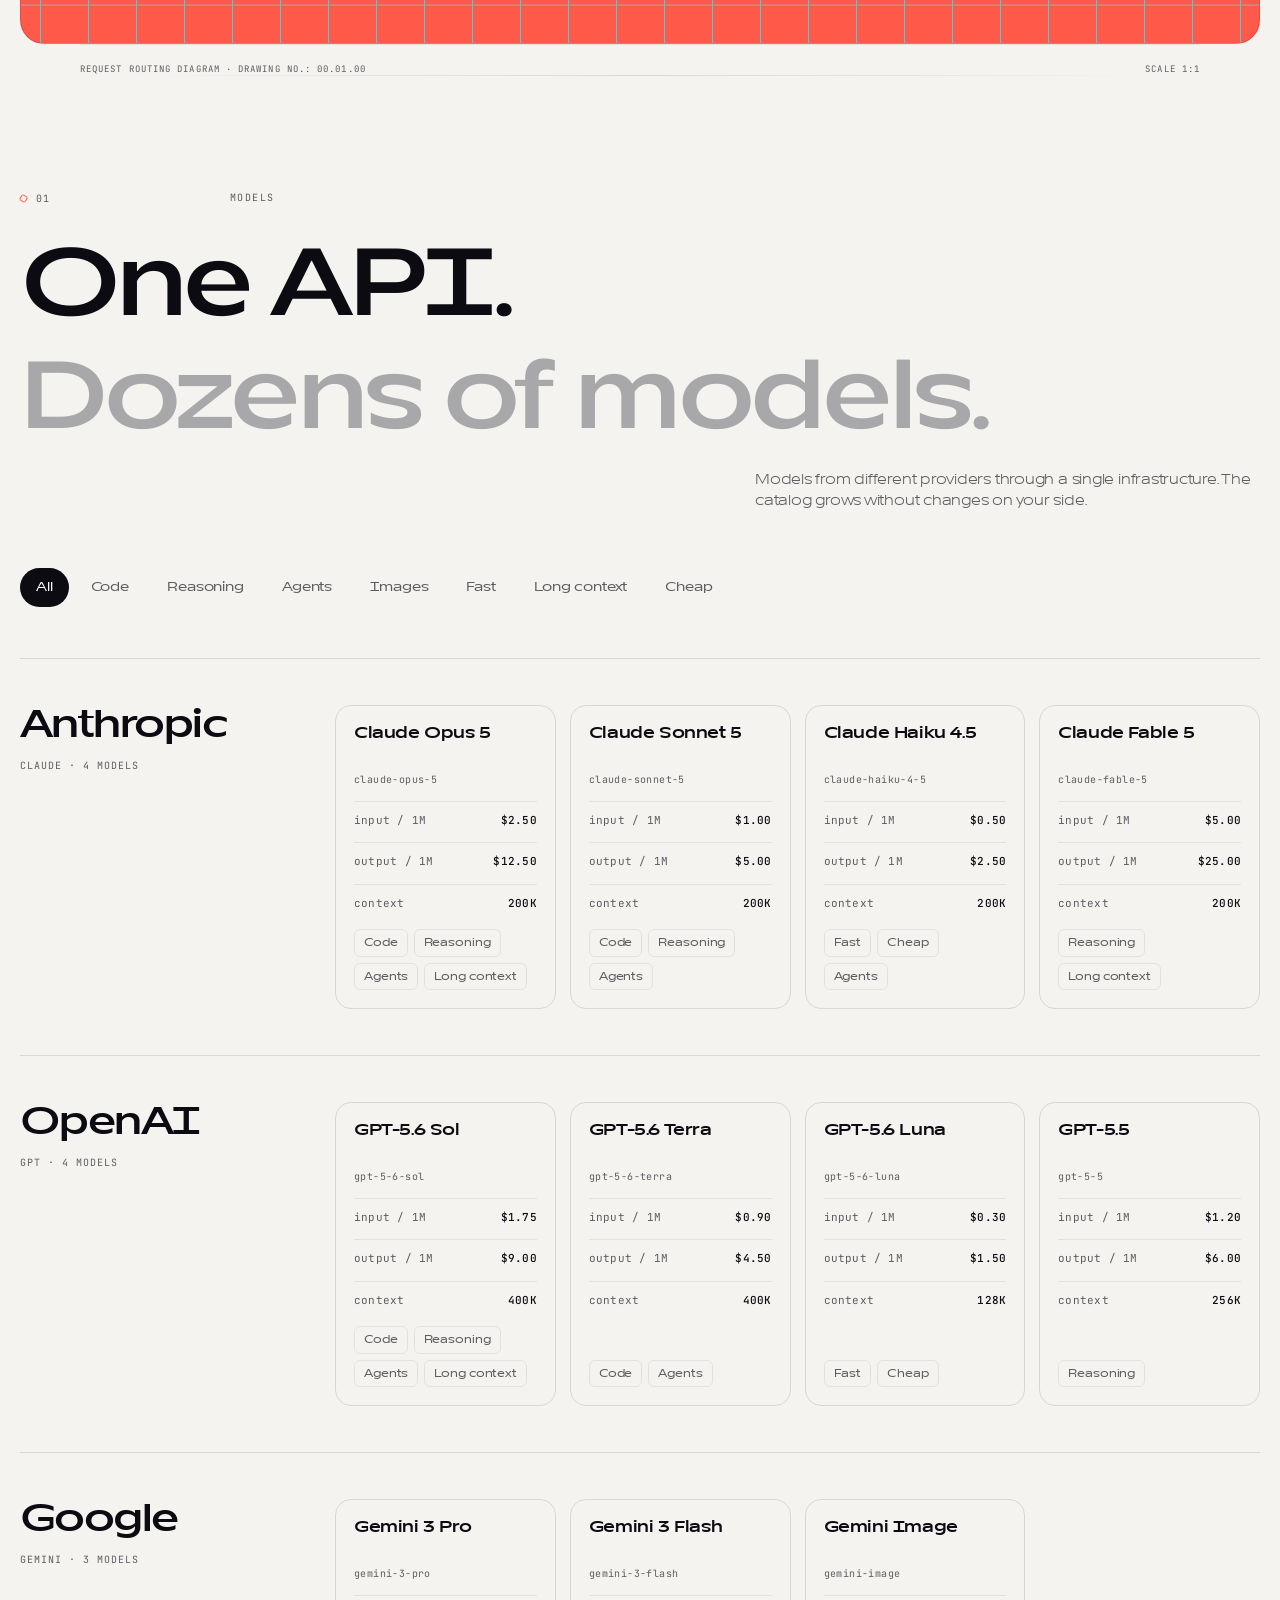
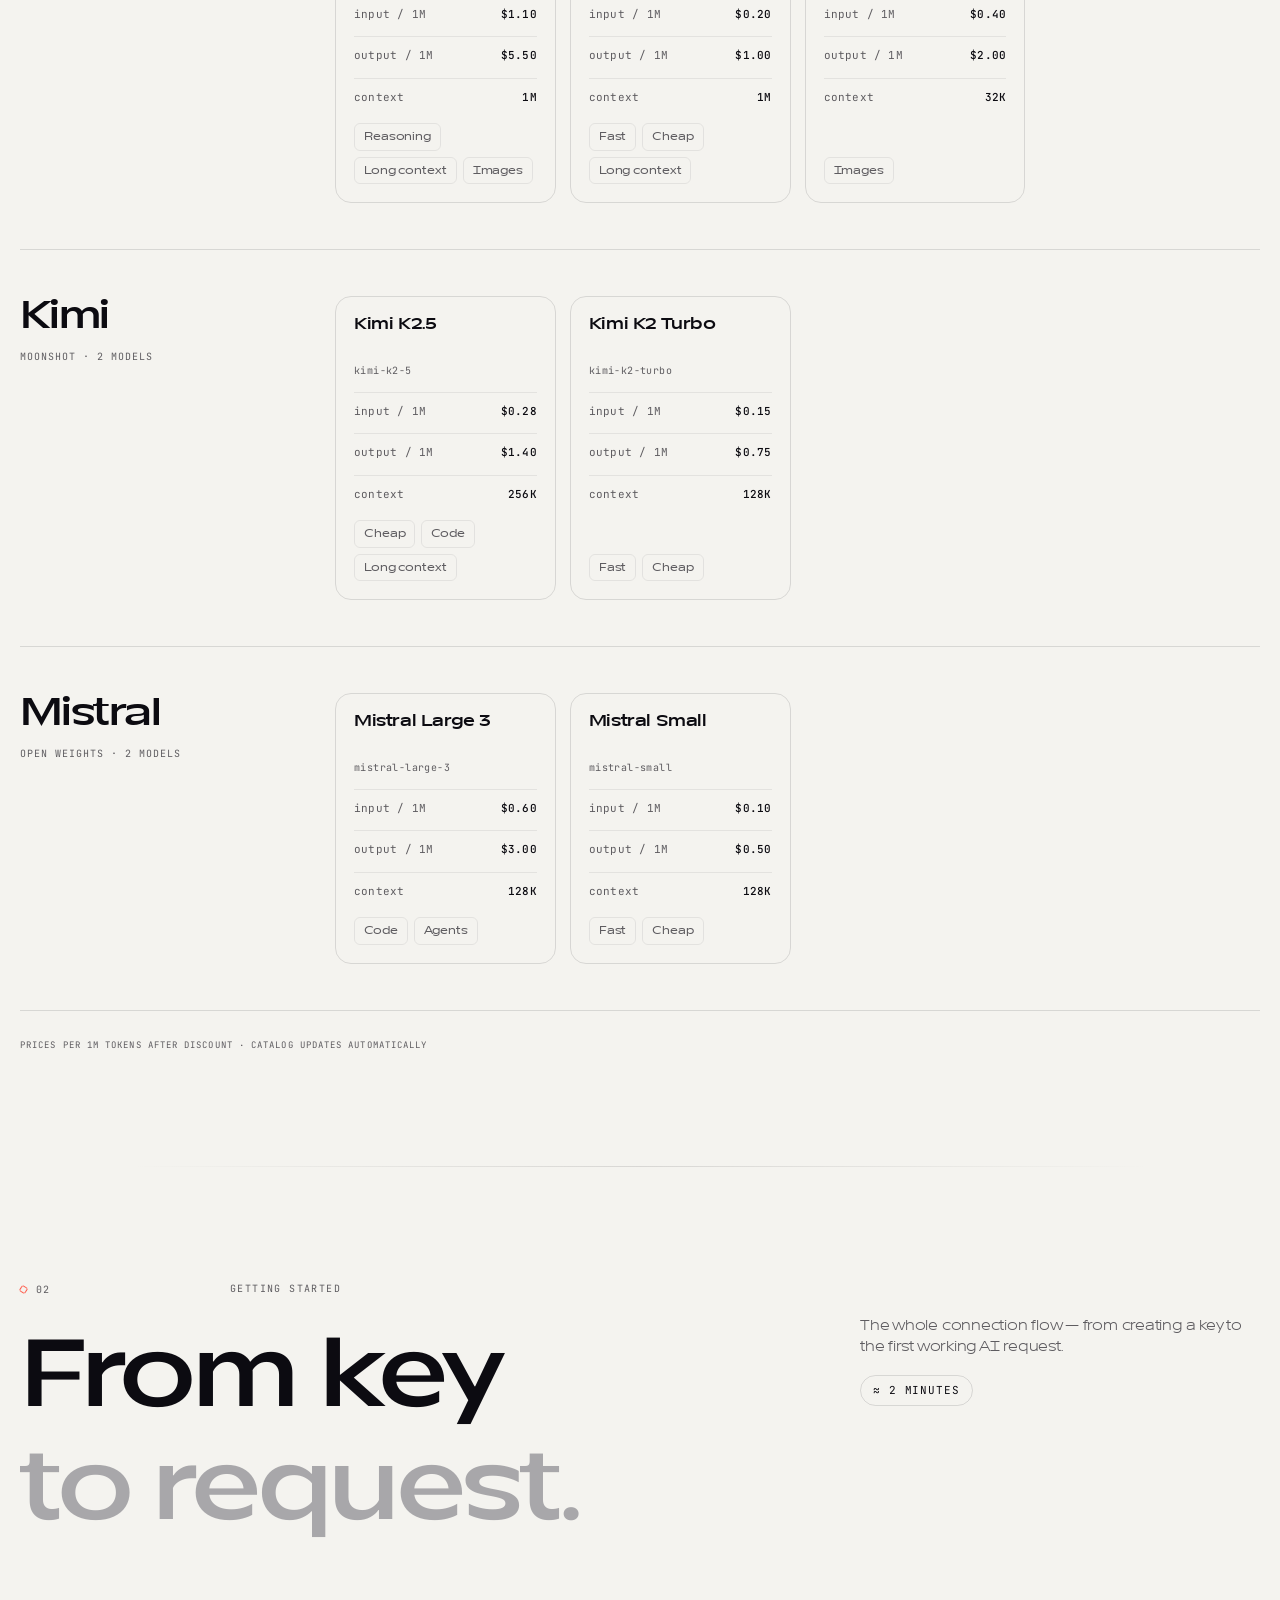
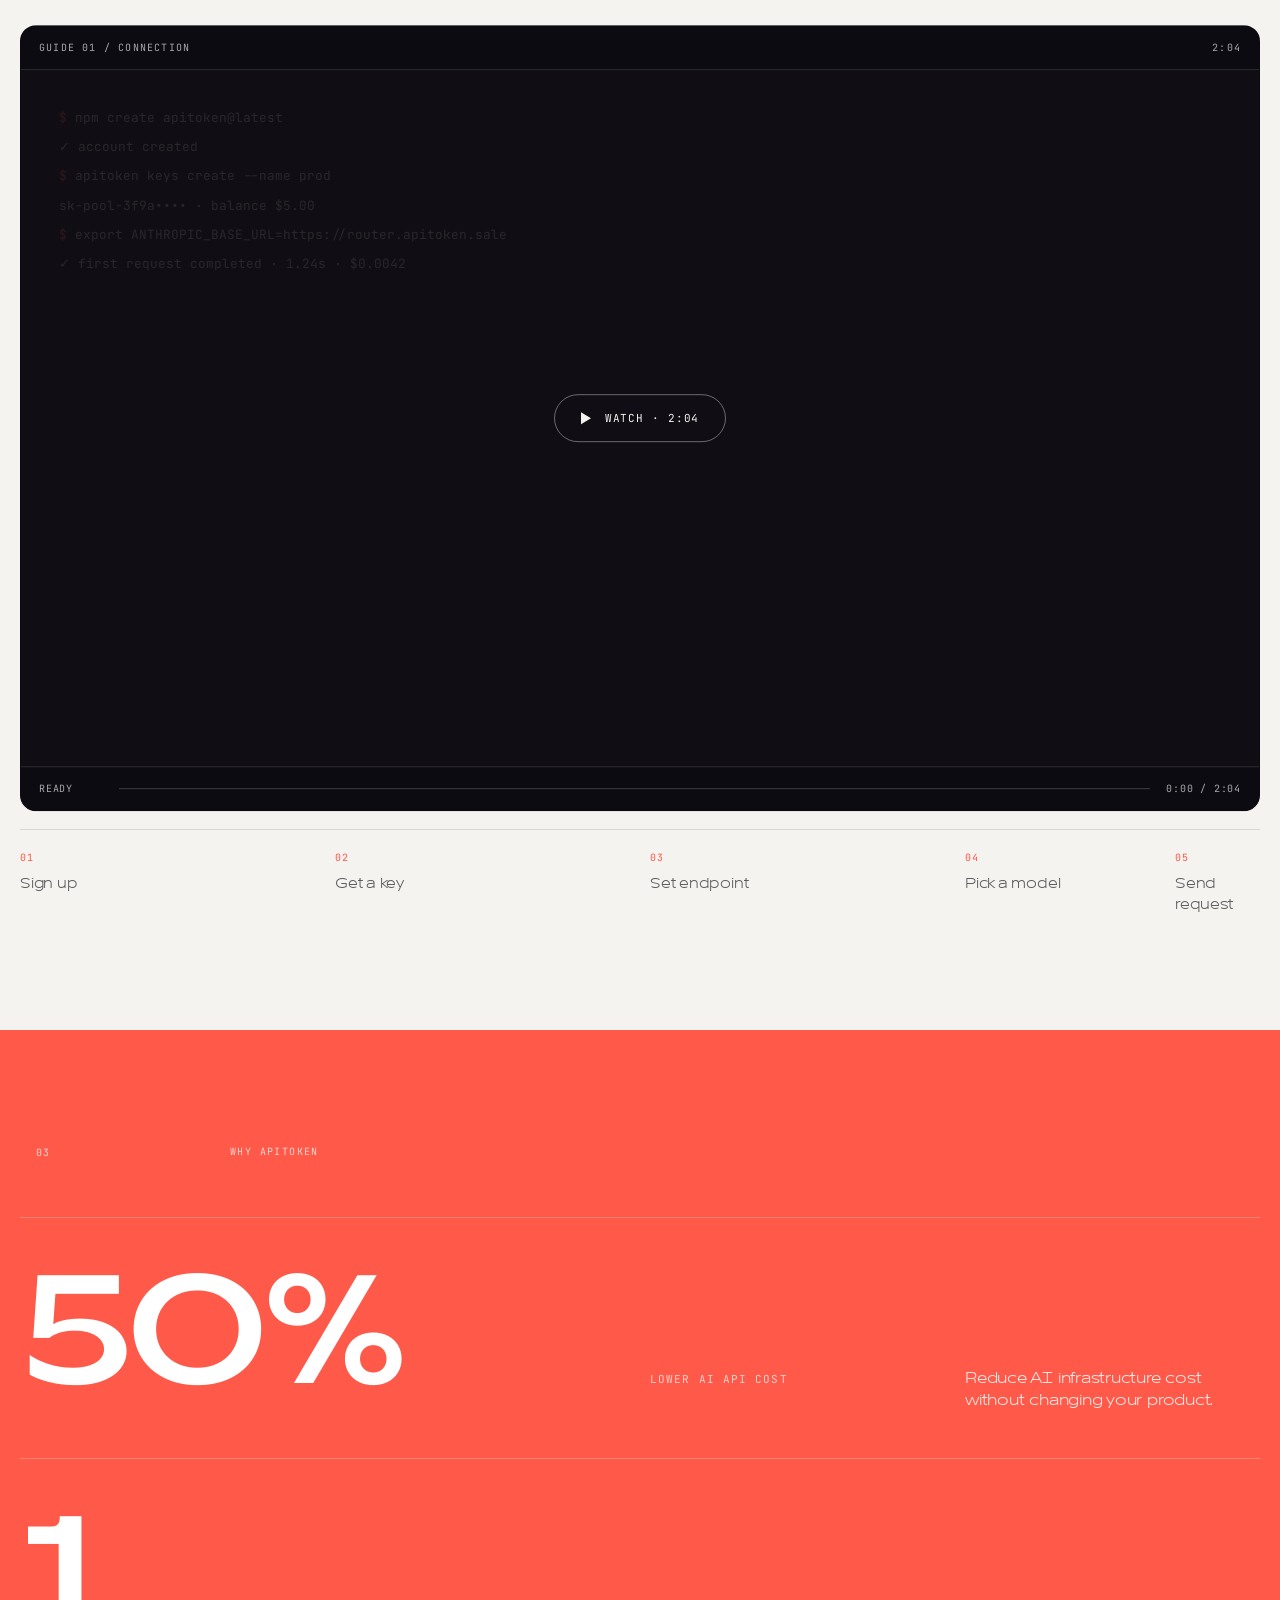
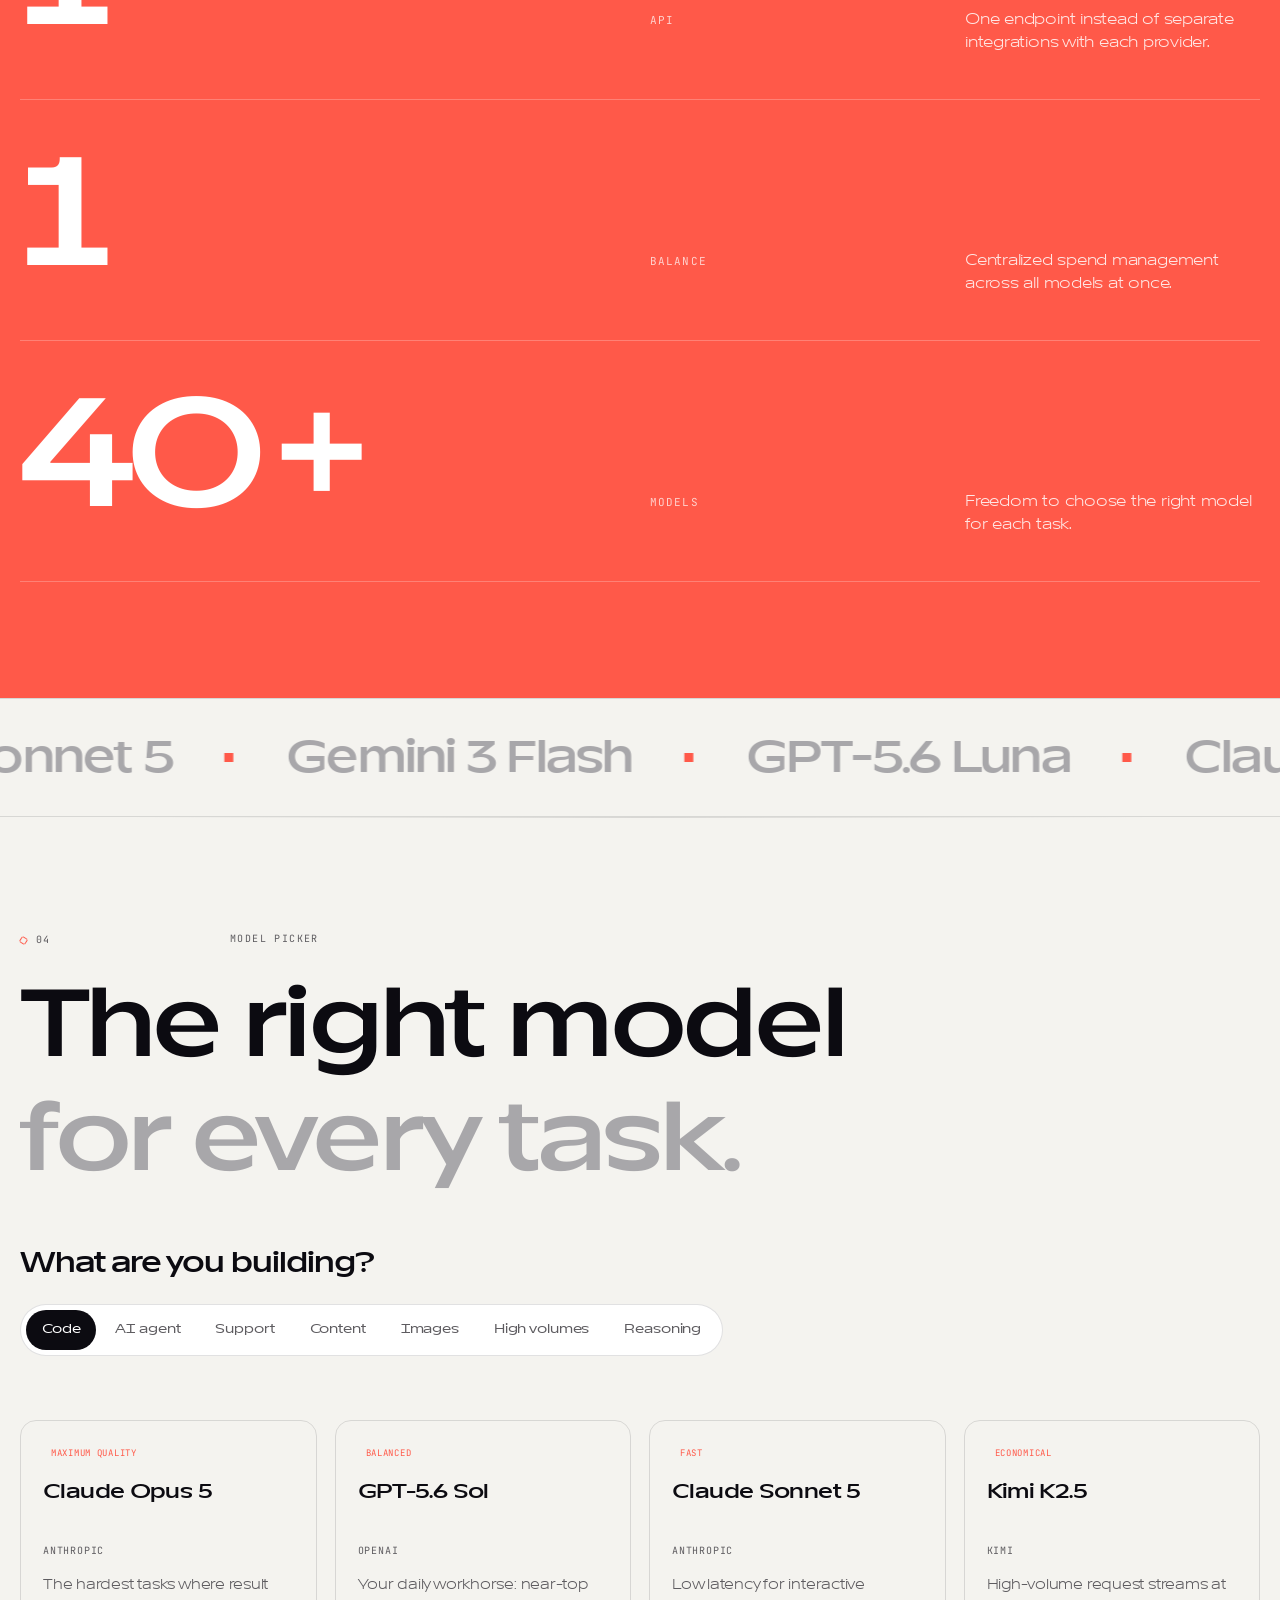
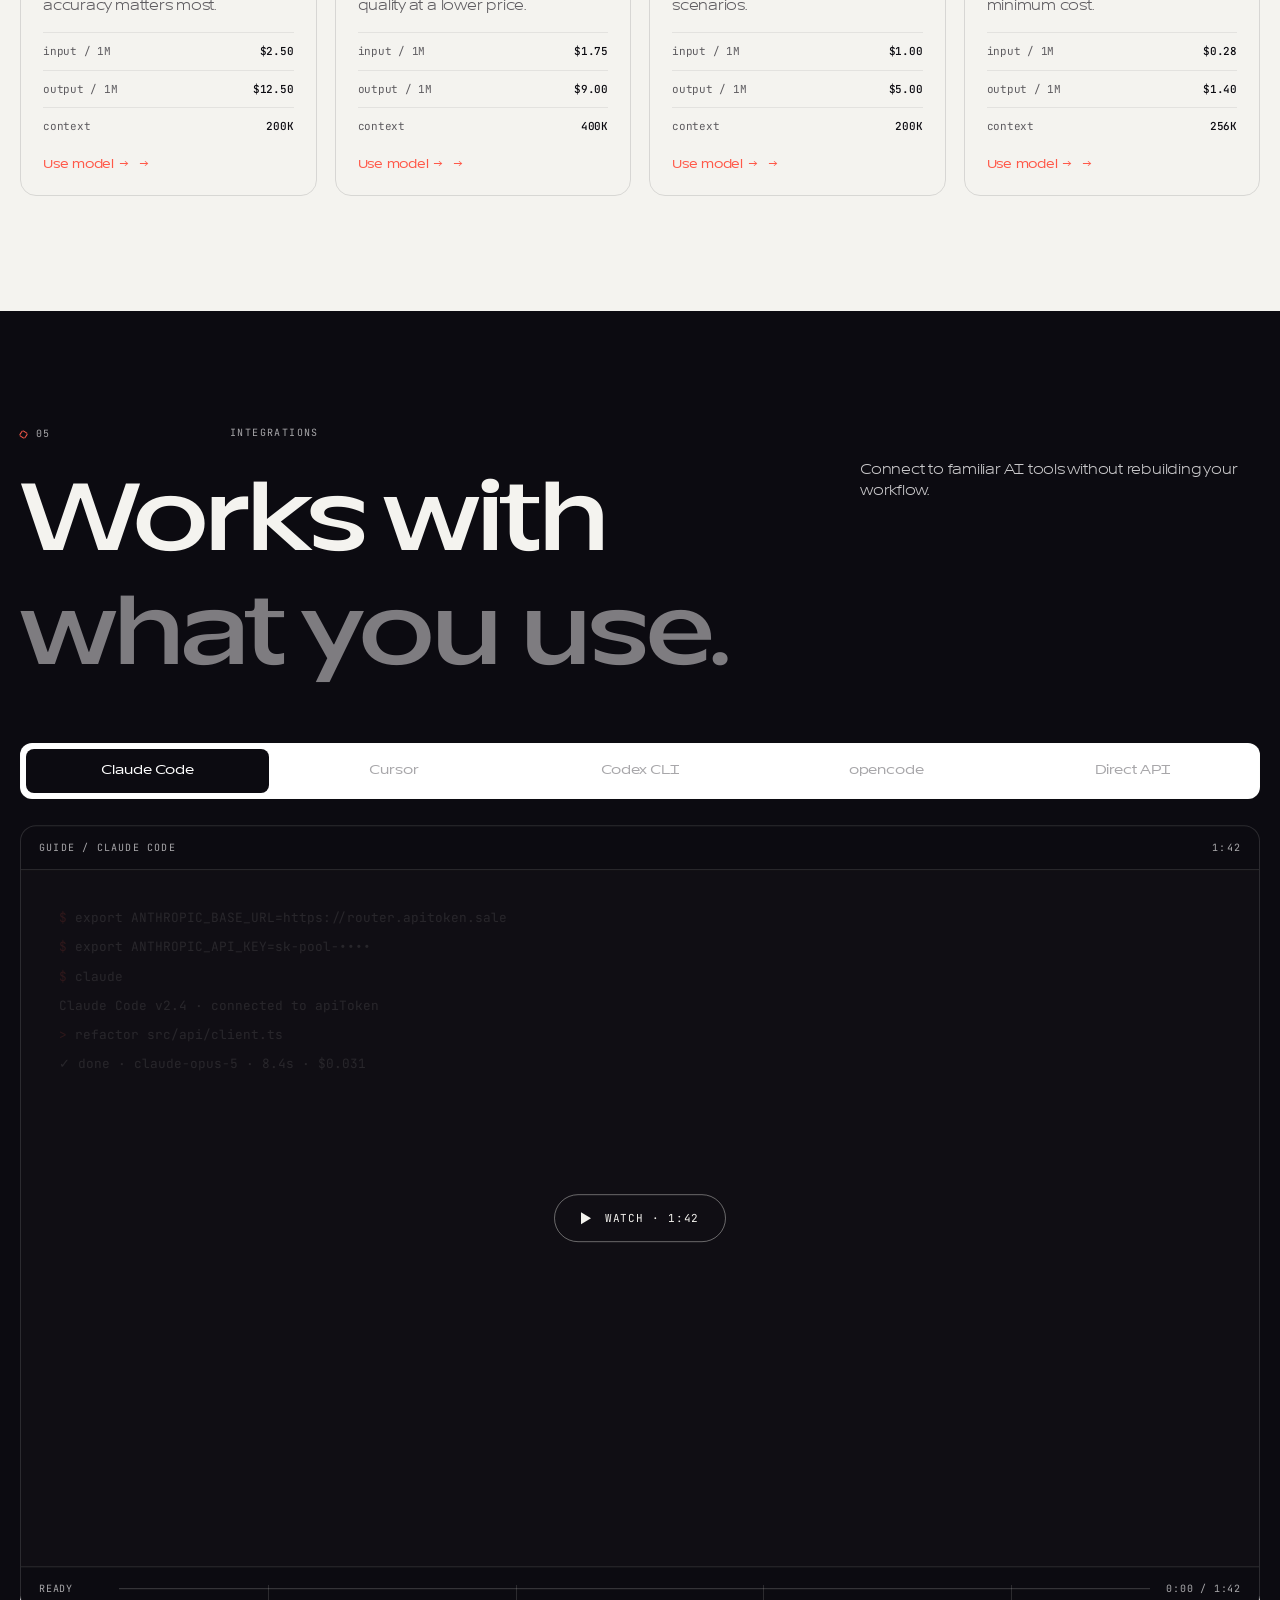
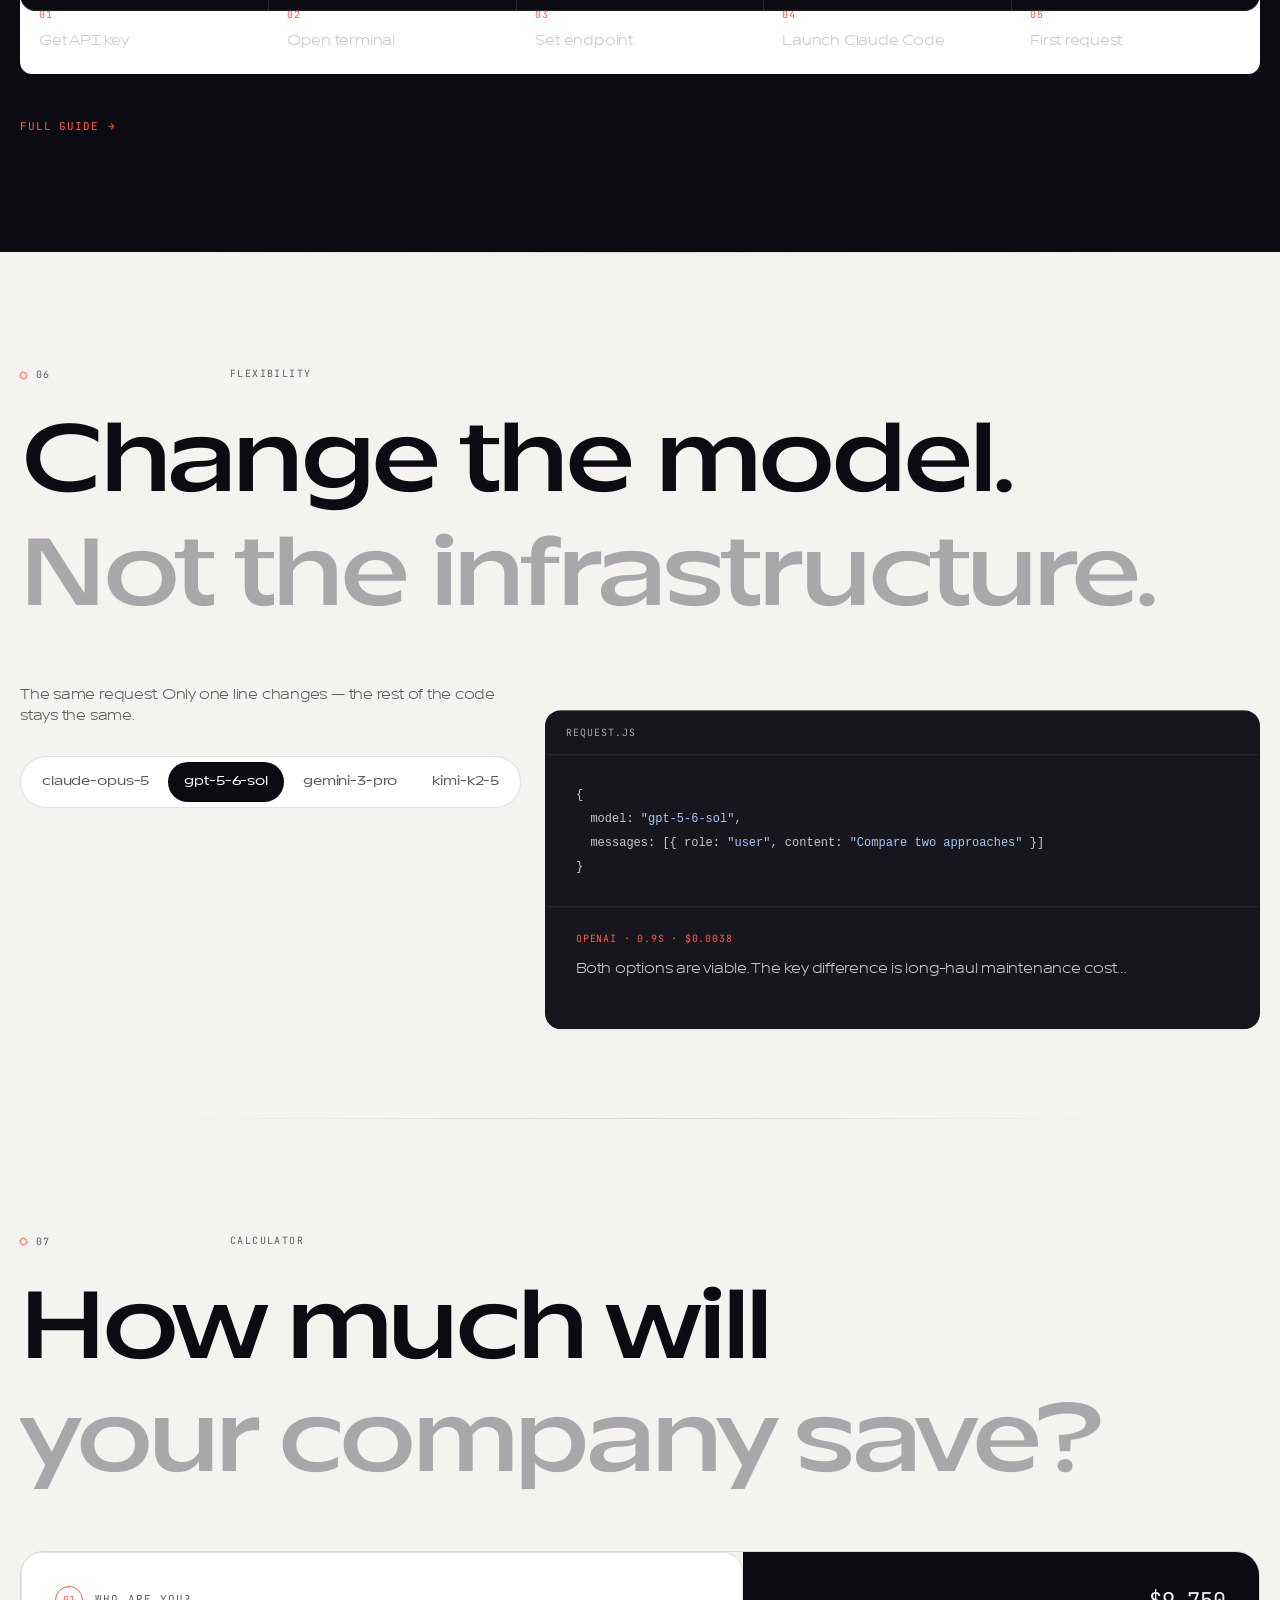
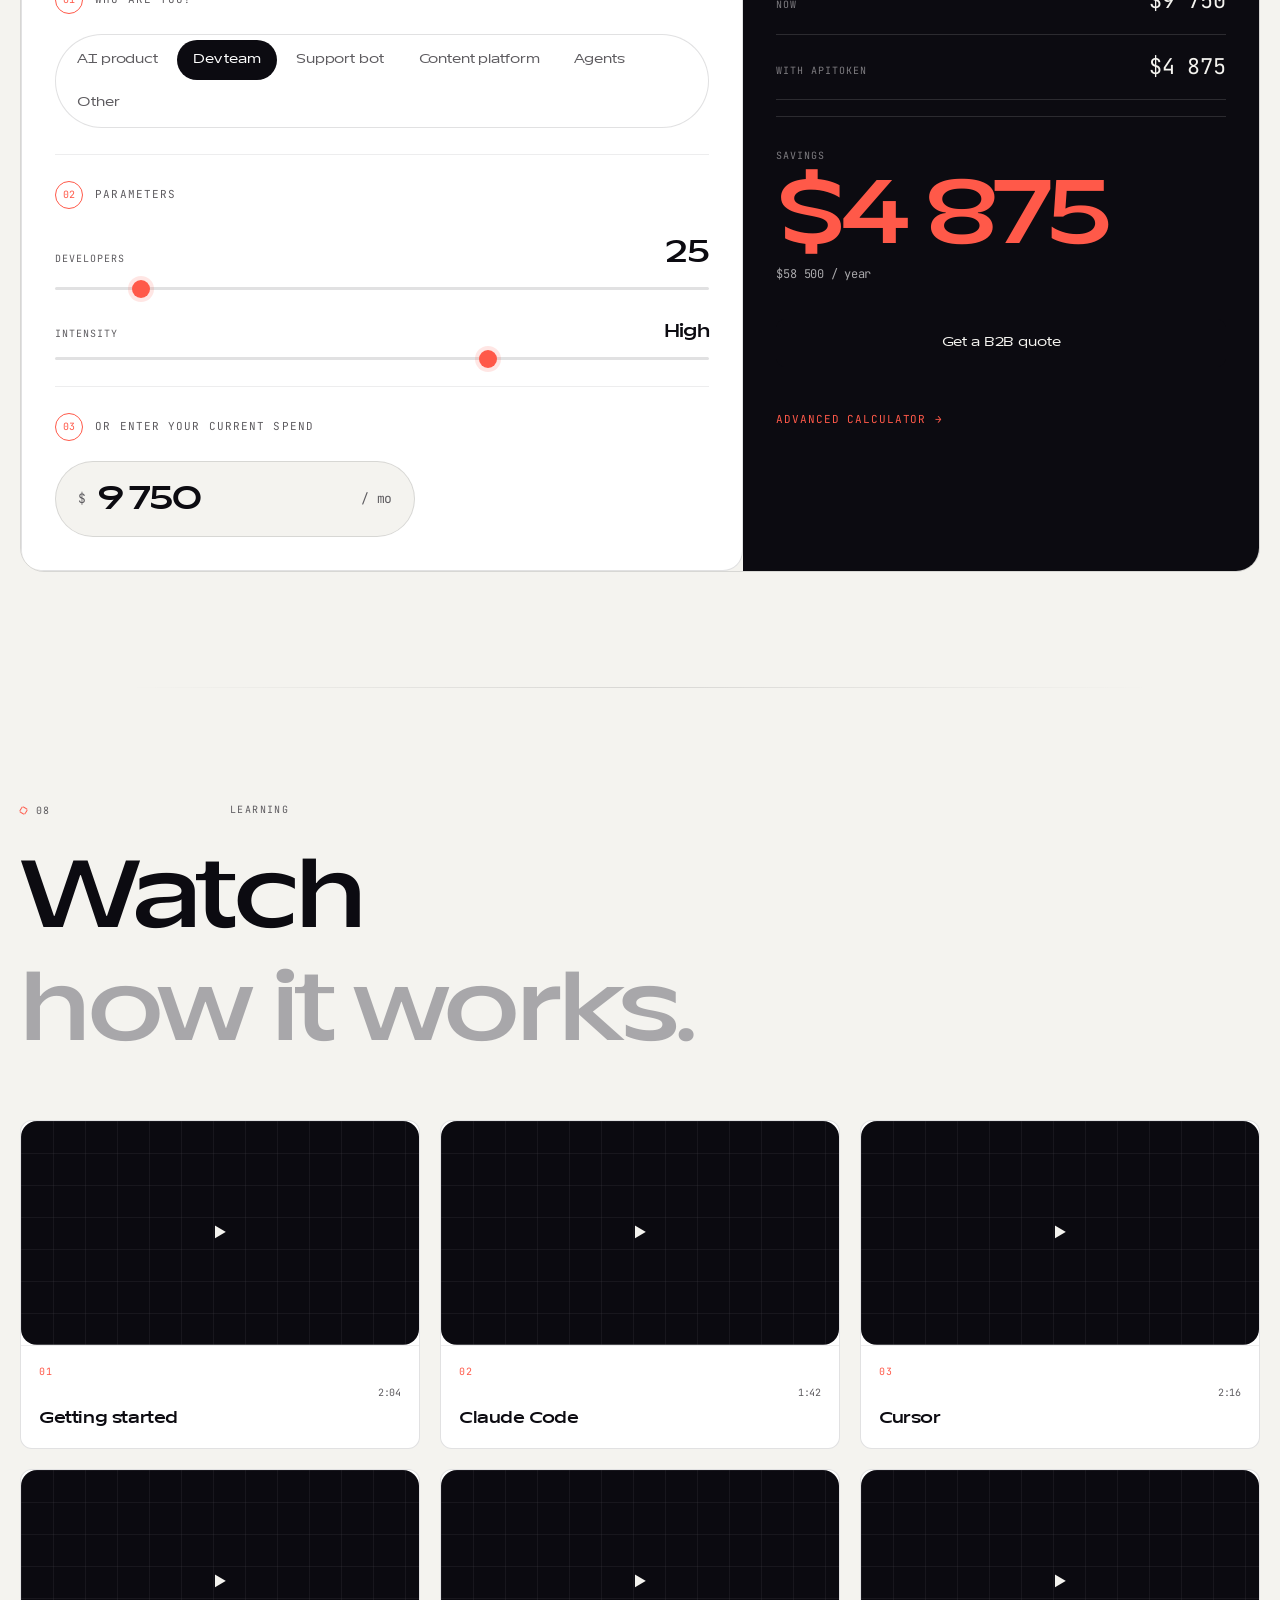
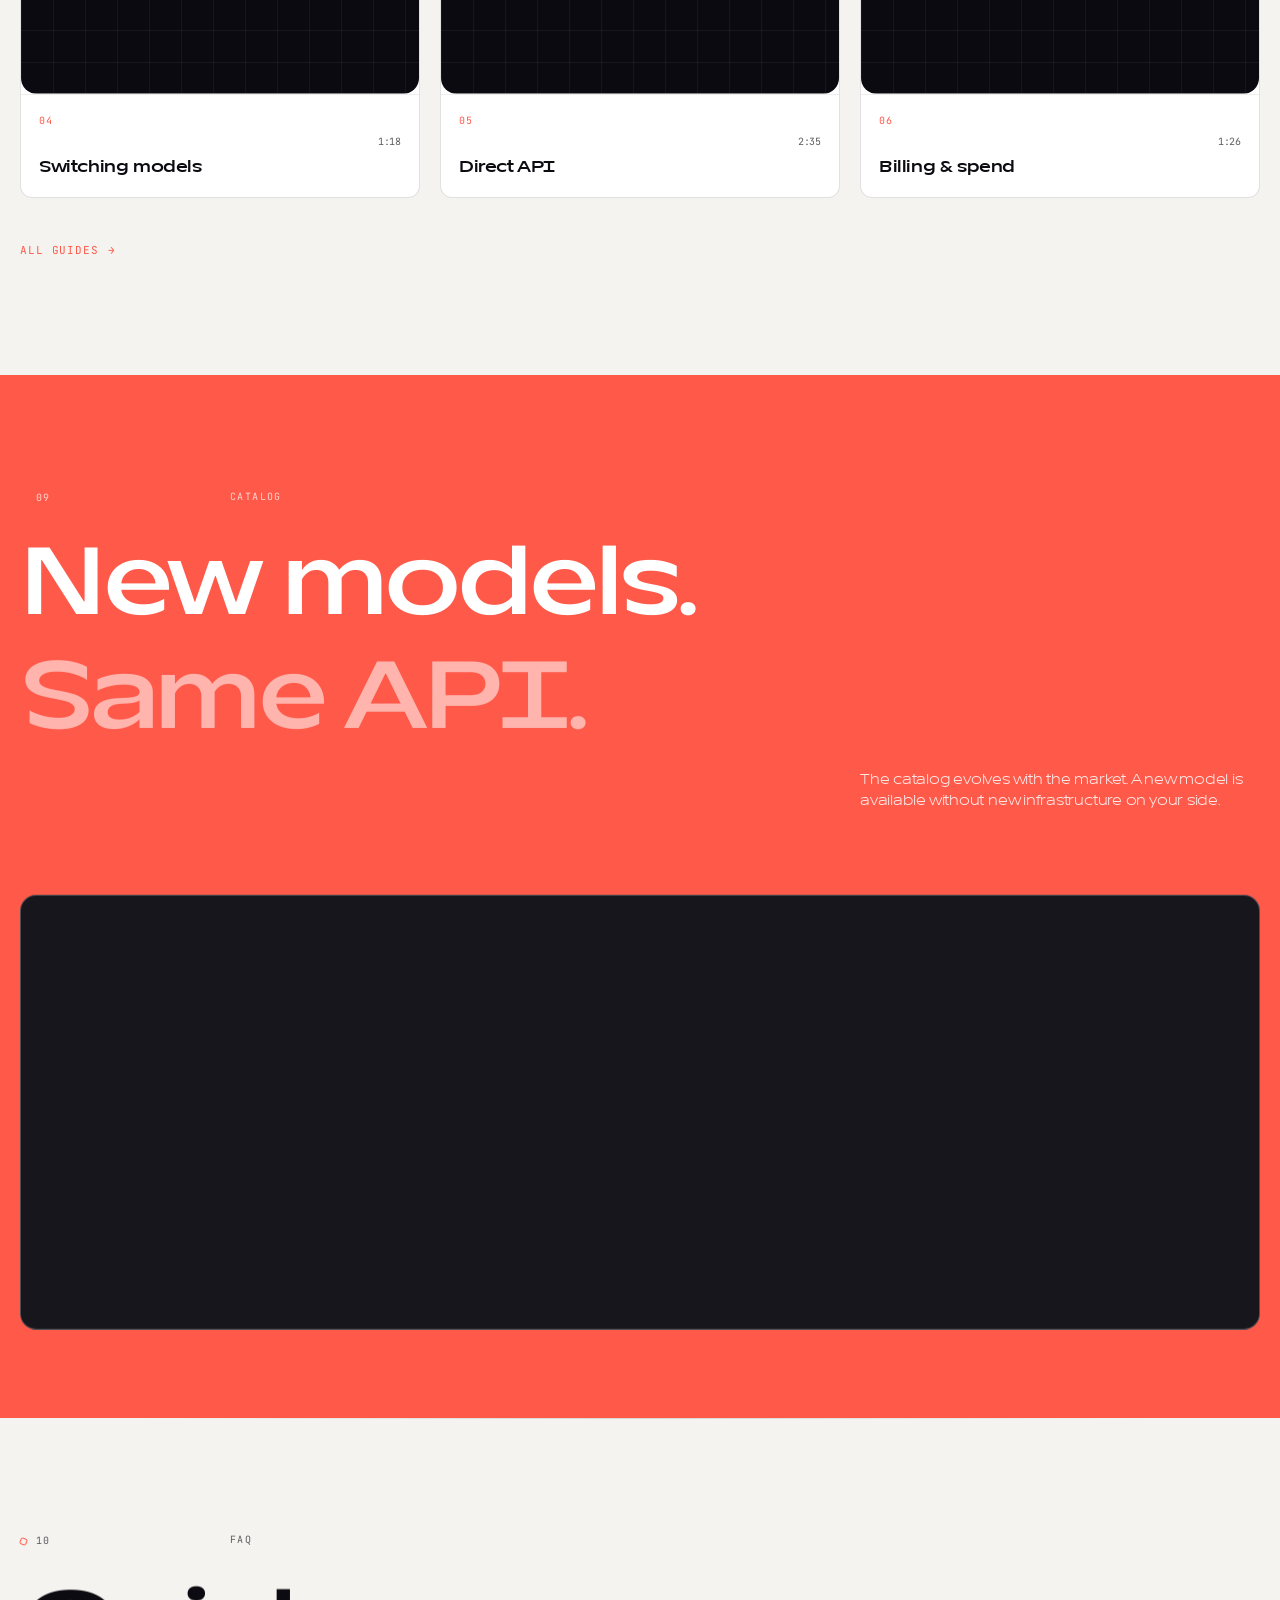
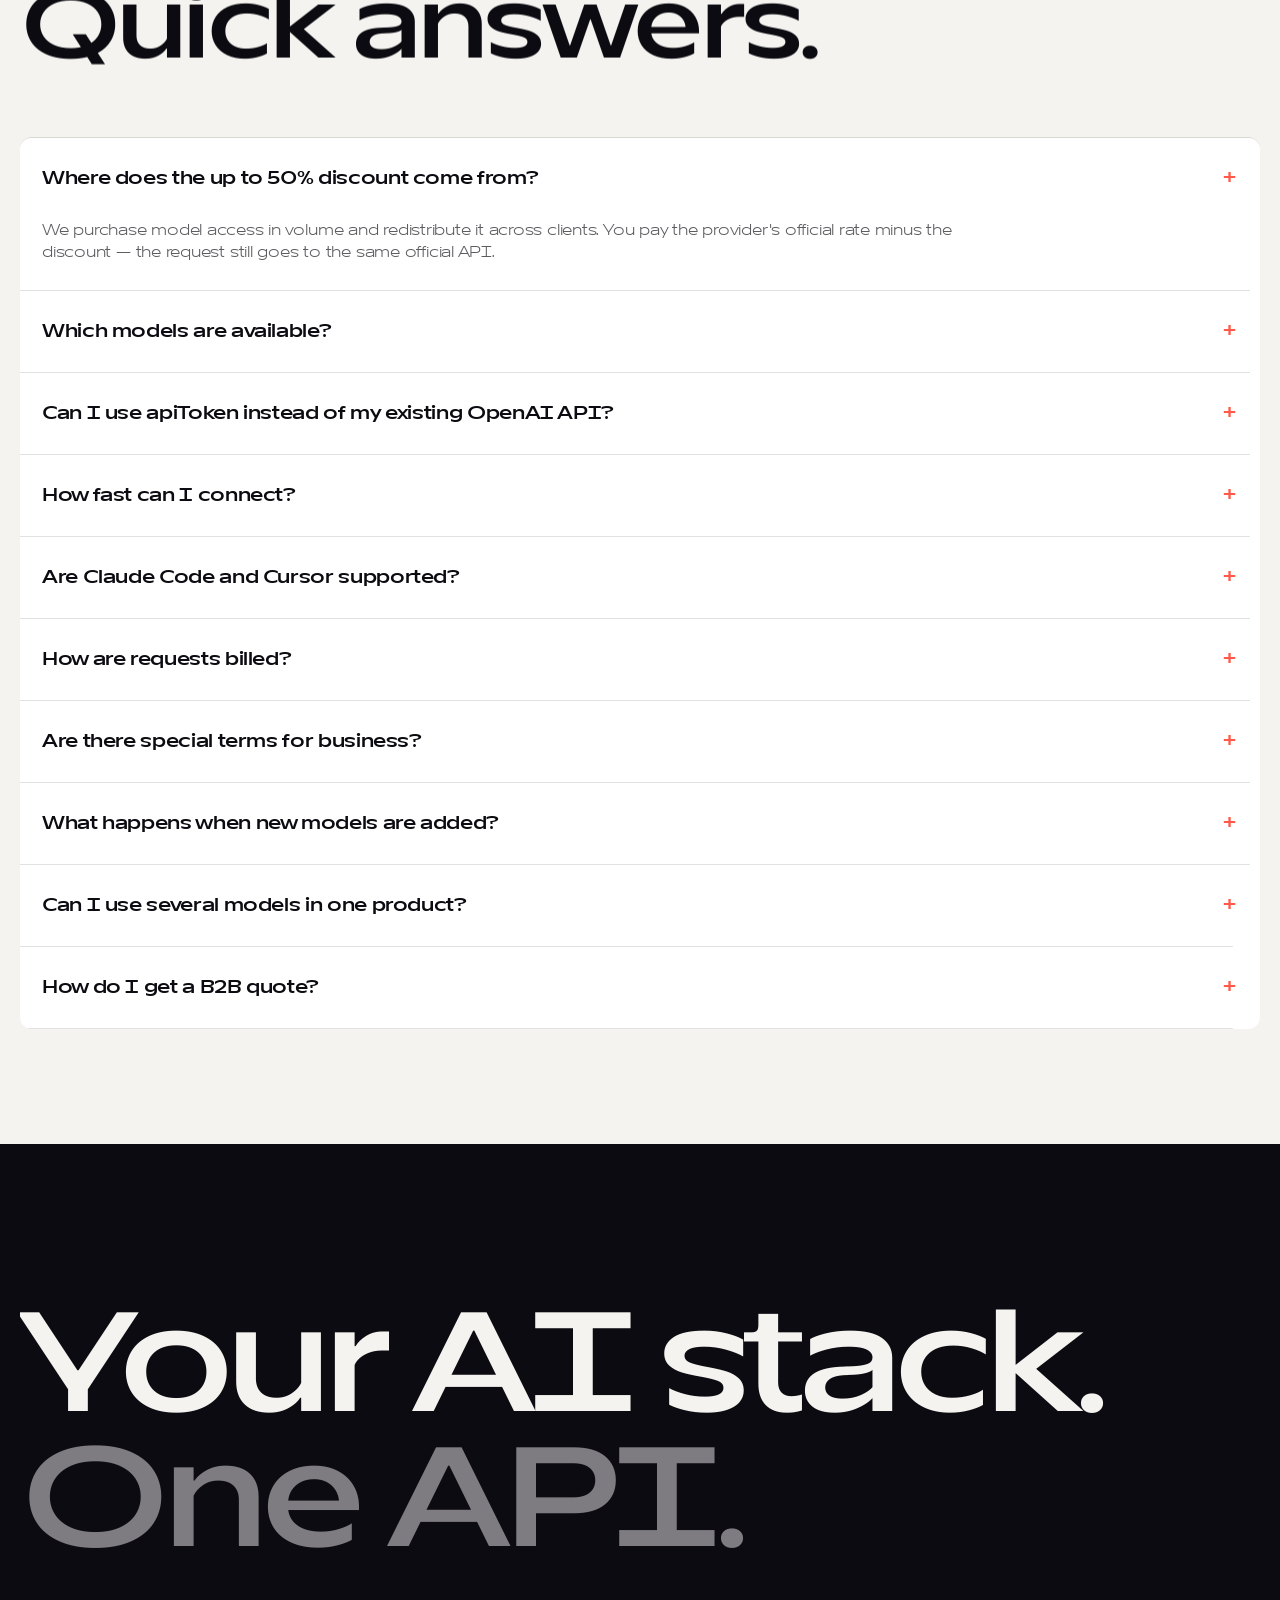
<file: en.html>
<!DOCTYPE html>
<html lang="en">
<head>
<meta charset="utf-8">
<meta name="viewport" content="width=device-width, initial-scale=1">
<title>apiToken — AI API Infrastructure</title>
<link rel="preconnect" href="https://fonts.googleapis.com">
<link rel="preconnect" href="https://fonts.gstatic.com" crossorigin>
<link href="https://fonts.googleapis.com/css2?family=Inter+Tight:wght@400;500;600;700&family=JetBrains+Mono:wght@400;500&display=swap" rel="stylesheet">
<link rel="stylesheet" href="fonts.css">
<link rel="stylesheet" href="styles.css">
<link rel="stylesheet" href="motion.css">
</head>
<body>

<a class="skip" href="#main">Skip to content</a>

<!-- ================= HEADER ================= -->
<header class="hdr" id="hdr">
  <div class="hdr__in grid">
    <a class="brand c1-3" href="#"><span class="brand__mark"></span>apiToken<sup>®</sup></a>
    <nav class="nav c4-9">
      <a href="#models">Models</a>
      <a href="#explorer">Solutions</a>
      <a href="#calc">Pricing</a>
      <a href="#integrations">Integrations</a>
      <a href="#learn">Guides</a>
      <a href="docs-en.html">Docs</a>
    </nav>
    <div class="hdr__acts c10-13">
      <div class="lang" aria-label="Language switcher">
        <a class="lang__link" href="index.html">RU</a>
        <a class="lang__link is-active" href="en.html" aria-current="page">EN</a>
      </div>
      <a class="lnk" href="#">Log in</a>
      <a class="btn" href="#calc">For business</a>
      <button class="burger" id="burger" aria-label="Menu"><span></span><span></span></button>
    </div>
  </div>
</header>

<main id="main">

<!-- ================= HERO ================= -->
<section class="hero">

  <div class="plate">
    <div class="plate__grid" aria-hidden="true"><i></i><i></i><i></i><i></i></div>

    <div class="plate__mark" aria-hidden="true">
      <svg viewBox="0 0 680 520" preserveAspectRatio="xMidYMid meet">
        <path d="M300 46 C 196 46, 252 234, 150 260 C 252 286, 196 474, 300 474"/>
        <path d="M400 46 C 504 46, 448 234, 550 260 C 448 286, 504 474, 400 474"/>
      </svg>
    </div>

    <div class="plate__in">
      <div class="plate__labels">
        <span class="meta">System</span>
        <span class="meta">Est. 2026</span>
        <div class="plate__claim">
          <span class="claim__val">−50<em>%</em></span>
          <span class="claim__lab">vs direct API costs</span>
        </div>
      </div>

      <h1 class="display display--xxl plate__h">
        <span>All models.</span>
        <span>One&nbsp;API.</span>
      </h1>

      <div class="plate__foot">
        <p class="lead">One infrastructure for leading AI models — through a single key and a single balance.</p>
        <div class="hero__cta ctas">
          <a class="btn btn--solid" href="#calc">Get a B2B quote</a>
          <a class="btn" href="#start">Get started</a>
        </div>
      </div>
    </div>
  </div>

  <!-- full-bleed schematic band -->
  <figure class="band reveal">
    <div class="netwrap" id="netwrap">

      <svg class="net" viewBox="0 0 1120 460" role="img" aria-label="Routing diagram: providers converge at apiToken and leave as a single line to your product">

        <!-- converging bus · each line lands on its own point of the
             router's left edge, so nothing pinches into a single dot -->
        <g class="net__links">
          <path pathLength="100" d="M234 70  C 322 70,  342 180, 430 180"/>
          <path pathLength="100" d="M234 134 C 322 134, 342 200, 430 200"/>
          <path pathLength="100" d="M234 198 C 322 198, 342 220, 430 220"/>
          <path pathLength="100" d="M234 262 C 322 262, 342 240, 430 240"/>
          <path pathLength="100" d="M234 326 C 322 326, 342 260, 430 260"/>
          <path pathLength="100" d="M234 390 C 322 390, 342 280, 430 280"/>
        </g>
        <g class="net__flow">
          <path pathLength="100" d="M234 70  C 322 70,  342 180, 430 180"/>
          <path pathLength="100" d="M234 134 C 322 134, 342 200, 430 200"/>
          <path pathLength="100" d="M234 198 C 322 198, 342 220, 430 220"/>
          <path pathLength="100" d="M234 262 C 322 262, 342 240, 430 240"/>
          <path pathLength="100" d="M234 326 C 322 326, 342 260, 430 260"/>
          <path pathLength="100" d="M234 390 C 322 390, 342 280, 430 280"/>
        </g>

        <!-- providers -->
        <g class="node"><rect x="24" y="50"  width="210" height="40" rx="20"/><text x="48" y="76">OpenAI</text><text class="n-count" x="210" y="76">12</text></g>
        <g class="node"><rect x="24" y="114" width="210" height="40" rx="20"/><text x="48" y="140">Anthropic</text><text class="n-count" x="210" y="140">8</text></g>
        <g class="node"><rect x="24" y="178" width="210" height="40" rx="20"/><text x="48" y="204">Google</text><text class="n-count" x="210" y="204">7</text></g>
        <g class="node"><rect x="24" y="242" width="210" height="40" rx="20"/><text x="48" y="268">Kimi</text><text class="n-count" x="210" y="268">4</text></g>
        <g class="node"><rect x="24" y="306" width="210" height="40" rx="20"/><text x="48" y="332">Mistral</text><text class="n-count" x="210" y="332">6</text></g>
        <g class="node node--more"><rect x="24" y="370" width="210" height="40" rx="20"/><text x="48" y="396">+ providers</text></g>

        <!-- router · horizontal card, type reads straight -->
        <g class="core">
          <rect x="430" y="156" width="230" height="148" rx="26"/>
          <text class="c-name" x="545" y="224">apiToken</text>
          <text class="c-tick" id="ticker" x="545" y="256">claude-opus-5</text>
        </g>

        <!-- single outbound line -->
        <g class="net__out">
          <path d="M660 230 L 744 230"/>
          <path class="net__head" d="M736 222 L 748 230 L 736 238"/>
        </g>

        <!-- product -->
        <g class="prodcard">
          <rect x="752" y="148" width="344" height="164" rx="22"/>
          <text class="p-name" x="784" y="200">Your product</text>
          <text class="p-code" x="784" y="234">POST /v1/messages</text>
          <text class="p-note" x="784" y="268">one key · one balance</text>
        </g>
      </svg>

      <!-- narrow screens: explicit vertical flow -->
      <div class="netmob">
        <div class="netmob__group">
          <span class="netmob__label">Providers</span>
          <ul class="netmob__list">
            <li>OpenAI<b>12</b></li>
            <li>Anthropic<b>8</b></li>
            <li>Google<b>7</b></li>
            <li>Kimi<b>4</b></li>
            <li>Mistral<b>6</b></li>
          </ul>
          <span class="netmob__more">+ other providers</span>
        </div>
        <span class="netmob__arrow" aria-hidden="true">
          <span class="netmob__flow"></span>
          <span class="netmob__head">↓</span>
        </span>

        <div class="netmob__core">
          <span class="netmob__name">apiToken</span>
          <span class="netmob__tick" id="tickerMobile">claude-opus-5</span>
        </div>

        <span class="netmob__arrow" aria-hidden="true">
          <span class="netmob__flow"></span>
          <span class="netmob__head">↓</span>
        </span>

        <div class="netmob__product">
          <span class="netmob__name">Your product</span>
          <span class="netmob__code">POST /v1/messages</span>
          <span class="netmob__note">one key · one balance</span>
        </div>
      </div>
    </div>
    <figcaption class="cap grid">
      <span class="c1-8">Request routing diagram · Drawing No.: 00.01.00</span>
      <span class="c9-13 ta-r">Scale 1:1</span>
    </figcaption>
  </figure>
</section>

<!-- ================= 01 MODELS ================= -->
<section class="sec" id="models">
  <div class="bleed">
    <header class="sechead grid reveal">
      <span class="secnum c1-2">01</span>
      <span class="meta c3-6">Models</span>
      <h2 class="display c1-13">One API.<br><span class="ghost">Dozens of models.</span></h2>
      <p class="c8-13 secdesc">Models from different providers through a single infrastructure. The catalog grows without changes on your side.</p>
    </header>

    <div class="filters reveal" id="filters"></div>
    <div class="universe" id="universe"></div>
    <p class="cap cap--free reveal">Prices per 1M tokens after discount · Catalog updates automatically</p>
  </div>
</section>

<!-- ================= 02 GET STARTED ================= -->
<section class="sec" id="start">
  <div class="bleed">
    <header class="sechead grid reveal">
      <span class="secnum c1-2">02</span>
      <span class="meta c3-6">Getting started</span>
      <h2 class="display c1-8">From key<br><span class="ghost">to request.</span></h2>
      <div class="c9-13 sechead__aside">
        <p class="secdesc">The whole connection flow — from creating a key to the first working AI request.</p>
        <span class="pill">≈ 2 minutes</span>
      </div>
    </header>

    <div class="reveal" data-video data-label="Guide 01 / Connection" data-duration="2:04"></div>

    <ol class="steps grid reveal">
      <li class="c1-3"><span>01</span>Sign up</li>
      <li class="c4-6"><span>02</span>Get a key</li>
      <li class="c7-9"><span>03</span>Set endpoint</li>
      <li class="c10-11"><span>04</span>Pick a model</li>
      <li class="c12-13"><span>05</span>Send request</li>
    </ol>
  </div>
</section>

<!-- ================= 03 WHY APITOKEN ================= -->
<section class="sec sec--accent" id="value">
  <div class="bleed">
    <header class="sechead grid reveal">
      <span class="secnum c1-2">03</span>
      <span class="meta c3-6">Why apiToken</span>
    </header>

    <div class="numbers">
      <div class="num grid reveal">
        <span class="num__val c1-6" data-count="50" data-suffix="%">0%</span>
        <span class="num__lab c7-9">lower AI API cost</span>
        <p class="num__desc c10-13">Reduce AI infrastructure cost without changing your product.</p>
      </div>
      <div class="num grid reveal">
        <span class="num__val c1-6" data-count="1">0</span>
        <span class="num__lab c7-9">API</span>
        <p class="num__desc c10-13">One endpoint instead of separate integrations with each provider.</p>
      </div>
      <div class="num grid reveal">
        <span class="num__val c1-6" data-count="1">0</span>
        <span class="num__lab c7-9">balance</span>
        <p class="num__desc c10-13">Centralized spend management across all models at once.</p>
      </div>
      <div class="num grid reveal">
        <span class="num__val c1-6" data-count="40" data-suffix="+">0+</span>
        <span class="num__lab c7-9">models</span>
        <p class="num__desc c10-13">Freedom to choose the right model for each task.</p>
      </div>
    </div>
  </div>
</section>

<!-- ================= 04 MODEL PICKER ================= -->
<section class="sec" id="explorer">
  <div class="bleed">
    <header class="sechead grid reveal">
      <span class="secnum c1-2">04</span>
      <span class="meta c3-6">Model picker</span>
      <h2 class="display c1-13">The right model<br><span class="ghost">for every task.</span></h2>
    </header>

    <div class="ask reveal">
      <span class="ask__q">What are you building?</span>
      <div class="ask__opts" id="askOpts"></div>
    </div>
    <div class="picks" id="picks"></div>
  </div>
</section>

<!-- ================= 05 INTEGRATIONS ================= -->
<section class="sec sec--dark" id="integrations">
  <div class="bleed">
    <header class="sechead grid reveal">
      <span class="secnum c1-2">05</span>
      <span class="meta c3-6">Integrations</span>
      <h2 class="display c1-8">Works with<br><span class="ghost">what you use.</span></h2>
      <p class="c9-13 secdesc">Connect to familiar AI tools without rebuilding your workflow.</p>
    </header>

    <div class="tabs reveal" id="intTabs"></div>
    <div id="intVideo" class="reveal"></div>
    <div class="intsteps" id="intSteps"></div>
    <a class="lnk lnk--arrow reveal" href="#learn">Full guide</a>
  </div>
</section>

<!-- ================= 06 FLEXIBILITY ================= -->
<section class="sec" id="switch">
  <div class="bleed">
    <header class="sechead grid reveal">
      <span class="secnum c1-2">06</span>
      <span class="meta c3-6">Flexibility</span>
      <h2 class="display c1-13">Change the model.<br><span class="ghost">Not the infrastructure.</span></h2>
    </header>

    <div class="grid switch">
      <div class="c1-5 switch__side reveal">
        <p class="secdesc">The same request. Only one line changes — the rest of the code stays the same.</p>
        <div class="switch__pick" id="switchPick"></div>
      </div>
      <div class="c6-13 switch__demo reveal">
        <div class="term">
          <div class="term__bar"><span id="termName">request.js</span></div>
          <pre class="term__body"><code>{
  model: <span class="c-s" id="swModel">"claude-opus-5"</span>,
  messages: [{ role: <span class="c-s">"user"</span>, content: <span class="c-s">"Compare two approaches"</span> }]
}</code></pre>
          <div class="term__out">
            <span class="term__meta"><b id="swProvider">Anthropic</b> · <span id="swLatency">1.2s</span> · <span id="swCost">$0.0042</span></span>
            <p id="swAnswer">…</p>
          </div>
        </div>
      </div>
    </div>
  </div>
</section>

<!-- ================= 07 CALCULATOR ================= -->
<section class="sec" id="calc">
  <div class="bleed">
    <header class="sechead grid reveal">
      <span class="secnum c1-2">07</span>
      <span class="meta c3-6">Calculator</span>
      <h2 class="display c1-13">How much will<br><span class="ghost">your company save?</span></h2>
    </header>

    <div class="grid calc reveal">
      <div class="c1-7 calc__in">
        <div class="calc__step">
          <span class="calc__q">Who are you?</span>
          <div class="calc__opts" id="calcProfiles"></div>
        </div>
        <div class="calc__step" id="calcParams"></div>
        <div class="calc__step">
          <span class="calc__q">Or enter your current spend</span>
          <div class="calc__spend"><span>$</span><input type="text" id="spendInput" inputmode="numeric" value="20 000"><em>/ mo</em></div>
        </div>
      </div>

      <div class="c8-13 calc__out">
        <div class="calc__line"><span class="calc__lab">Now</span><span class="calc__val" id="resNow">$20 000</span></div>
        <div class="calc__line"><span class="calc__lab">With apiToken</span><span class="calc__val" id="resNew">$10 000</span></div>
        <div class="calc__save">
          <span class="calc__lab">Savings</span>
          <span class="calc__big" id="resMo">$10 000</span>
          <span class="calc__year" id="resYr">$120 000 a year</span>
        </div>
        <a class="btn btn--solid btn--full" href="#calc">Get a B2B quote</a>
        <button class="lnk lnk--arrow" id="advToggle">Advanced calculator</button>
        <div class="adv" id="adv" hidden>
          <div class="adv__grid">
            <label>Input tokens<input type="text" value="12 000 000"></label>
            <label>Output tokens<input type="text" value="3 000 000"></label>
            <label>Cache<input type="text" value="40%"></label>
            <label>Model<input type="text" value="claude-opus-5"></label>
          </div>
        </div>
      </div>
    </div>
  </div>
</section>

<!-- ================= 08 LEARNING ================= -->
<section class="sec" id="learn">
  <div class="bleed">
    <header class="sechead grid reveal">
      <span class="secnum c1-2">08</span>
      <span class="meta c3-6">Learning</span>
      <h2 class="display c1-13">Watch<br><span class="ghost">how it works.</span></h2>
    </header>
    <div class="lib" id="lib"></div>
    <a class="lnk lnk--arrow reveal" href="#">All guides</a>
  </div>
</section>

<!-- ================= 09 CATALOG ================= -->
<section class="sec sec--accent" id="grow">
  <div class="bleed">
    <header class="sechead grid reveal">
      <span class="secnum c1-2">09</span>
      <span class="meta c3-6">Catalog</span>
      <h2 class="display c1-13">New models.<br><span class="ghost">Same API.</span></h2>
      <p class="c9-13 secdesc">The catalog evolves with the market. A new model is available without new infrastructure on your side.</p>
    </header>
    <div class="grow" id="growField"></div>
  </div>
</section>

<!-- ================= FAQ ================= -->
<section class="sec" id="faq">
  <div class="bleed">
    <header class="sechead grid reveal">
      <span class="secnum c1-2">10</span>
      <span class="meta c3-6">FAQ</span>
      <h2 class="display c1-13">Quick answers.</h2>
    </header>
    <div class="acc" id="acc"></div>
  </div>
</section>

<!-- ================= FINAL ================= -->
<section class="final sec--dark">
  <div class="bleed">
    <h2 class="display display--xxl reveal"><span>Your AI stack.</span><span class="ghost">One API.</span></h2>
    <div class="rule grid">
      <span class="c1-7 final__sub reveal">Save up to 50% on AI API costs</span>
      <div class="c8-13 ctas reveal">
        <a class="btn btn--solid" href="#calc">Get a B2B quote</a>
        <a class="btn" href="#">Get started</a>
      </div>
    </div>
  </div>
</section>

</main>

<!-- ================= FOOTER ================= -->
<footer class="ftr sec--dark">
  <div class="bleed">

    <div class="grid ftr__top">
      <div class="c1-5 ftr__brand">
        <a class="brand" href="#"><span class="brand__mark"></span>apiToken<sup>®</sup></a>
        <p>A platform for access to Claude, GPT and Gemini APIs for developers.</p>
      </div>
      <div class="ftr__col">
        <span class="ftr__h">Product</span>
        <a href="#models">Models</a>
        <a href="#calc">Pricing</a>
        <a href="#integrations">Integrations</a>
        <a href="#learn">Guides</a>
      </div>
      <div class="ftr__col">
        <span class="ftr__h">Developers</span>
        <a href="docs-en.html">Documentation</a>
        <a href="docs-en.html">Quick start</a>
        <a href="docs-en.html">API reference</a>
        <a href="https://github.com/ArthemisDesign/APITOKEN">GitHub</a>
      </div>
      <div class="ftr__col">
        <span class="ftr__h">Support</span>
        <a href="mailto:apitokensale@gmail.com">apitokensale@gmail.com</a>
        <a href="#">Status</a>
        <a href="#">Error codes</a>
      </div>
      <div class="ftr__col">
        <span class="ftr__h">Legal</span>
        <a href="#">Terms of Service</a>
        <a href="#">Privacy Policy</a>
      </div>
    </div>

    <div class="ftr__bottom">
      <span>© 2026 apiToken® — an independent platform, not affiliated with or endorsed by Anthropic, PBC or OpenAI.</span>
    </div>

  </div>
</footer>

<script src="vendor/gsap.min.js"></script>
<script src="vendor/ScrollTrigger.min.js"></script>
<script src="vendor/lenis.min.js"></script>
<script src="vendor/split-type.min.js"></script>
<script src="app-en.js"></script>
<script src="motion.js"></script>
</body>
</html>
</file>
<file: fonts.css>
/* =========================================================
   fonts.css — TT Runs Trial
   TRIAL LICENCE: demonstration only. Commercial / public
   deployment requires a web licence from the foundry.
   Files are .ttf; convert to .woff2 before production
   (roughly 3-4x smaller).
   ========================================================= */

@font-face{
  font-family:"TT Runs";
  src:url("fonts/TTRuns-Light.ttf") format("truetype");
  font-weight:300;font-style:normal;font-display:swap;
}
@font-face{
  font-family:"TT Runs";
  src:url("fonts/TTRuns-Regular.ttf") format("truetype");
  font-weight:400;font-style:normal;font-display:swap;
}
@font-face{
  font-family:"TT Runs";
  src:url("fonts/TTRuns-Medium.ttf") format("truetype");
  font-weight:500;font-style:normal;font-display:swap;
}
@font-face{
  font-family:"TT Runs";
  src:url("fonts/TTRuns-DemiBold.ttf") format("truetype");
  font-weight:600;font-style:normal;font-display:swap;
}
@font-face{
  font-family:"TT Runs";
  src:url("fonts/TTRuns-Bold.ttf") format("truetype");
  font-weight:700;font-style:normal;font-display:swap;
}
@font-face{
  font-family:"TT Runs";
  src:url("fonts/TTRuns-ExtraBold.ttf") format("truetype");
  font-weight:800;font-style:normal;font-display:swap;
}
</file>
<file: styles.css>
/* =========================================================
   apiToken — variant: engineering / editorial
   Direction: warm paper + near-black + one hot accent,
   12-col grid, oversized display type, technical captions.
   Accent is swappable in one line (see --accent).
   ========================================================= */

:root{
  /* neutrals — warm paper, deep ink */
  --paper:#F4F3EF;
  --paper-2:#ECEBE6;
  --ink:#0C0B11;
  --ink-2:#18161D;
  --ink-3:#24222A;
  --g100:#C9C8CA;
  --g200:#A8A7AA;
  --g300:#7E7C80;
  --g400:#5E5C60;
  --g700:#252328;
  --g800:#1D1B21;
  --g900:#151318;

  /* accent */
  --accent:#FF5949;
  --accent-2:#E84D3E;
  --accent-glow:rgba(255,89,73,.28);

  /* surfaces */
  --bg:var(--paper);
  --fg:var(--ink);
  --line:rgba(12,11,17,.12);
  --line-soft:rgba(12,11,17,.07);
  --muted:var(--g400);

  /* elevation */
  --shadow-xs:0 1px 2px rgba(12,11,17,.04);
  --shadow-s:0 2px 6px rgba(12,11,17,.05);
  --shadow-m:0 8px 24px rgba(12,11,17,.08);
  --shadow-l:0 18px 48px rgba(12,11,17,.12);
  --shadow-xl:0 32px 72px rgba(12,11,17,.15);
  --shadow-accent:0 8px 28px rgba(255,89,73,.30);

  /* grid */
  --cols:12;
  --gutter:20px;
  --margin:20px;
  --maxw:1600px;

  --sans:"TT Runs", "Inter Tight", Inter, system-ui, sans-serif;
  --mono:"JetBrains Mono", ui-monospace, Menlo, Consolas, monospace;

  --sec:clamp(84px,9vw,160px);
}

*{box-sizing:border-box;margin:0;padding:0}
html{scroll-behavior:smooth}
body{
  background:var(--bg);color:var(--fg);
  font-family:var(--sans);
  font-size:clamp(15px,1.05vw,18px);
  line-height:1.5;
  letter-spacing:-.015em;
  -webkit-font-smoothing:antialiased;
  overflow-x:hidden;
}
a{color:inherit;text-decoration:none}
button,input{font:inherit;color:inherit;background:none;border:0}
ul,ol{list-style:none}
sup{font-size:.5em;vertical-align:super}

/* subtle grain texture overlay */
body::before{
  content:"";position:fixed;inset:0;pointer-events:none;z-index:9999;opacity:.035;
  background-image:url("data:image/svg+xml,%3Csvg viewBox='0 0 200 200' xmlns='http://www.w3.org/2000/svg'%3E%3Cfilter id='n'%3E%3CfeTurbulence type='fractalNoise' baseFrequency='0.85' numOctaves='4' stitchTiles='stitch'/%3E%3C/filter%3E%3Crect width='100%25' height='100%25' filter='url(%23n)'/%3E%3C/svg%3E");
  background-size:220px 220px;
}

.skip{position:absolute;left:-9999px}
.skip:focus{left:12px;top:12px;background:var(--accent);color:#fff;padding:8px 14px;z-index:100}

/* ---------- grid ---------- */
.bleed{max-width:var(--maxw);margin:0 auto;padding:0 var(--margin)}
.grid{display:grid;grid-template-columns:repeat(var(--cols),1fr);gap:var(--gutter)}
.ta-r{text-align:right}
.c1-2{grid-column:1/3}   .c1-3{grid-column:1/4}   .c1-4{grid-column:1/5}
.c1-5{grid-column:1/6}   .c1-6{grid-column:1/7}   .c1-7{grid-column:1/8}
.c1-8{grid-column:1/9}   .c1-13{grid-column:1/13}
.c3-6{grid-column:3/7}   .c3-8{grid-column:3/9}
.c4-6{grid-column:4/7}   .c4-9{grid-column:4/10}
.c5-7{grid-column:5/8}   .c6-13{grid-column:6/13}
.c7-9{grid-column:7/10}  .c7-10{grid-column:7/11}
.c8-13{grid-column:8/13} .c9-11{grid-column:9/11}
.c9-13{grid-column:9/13} .c10-11{grid-column:10/12}
.c10-13{grid-column:10/13} .c11-13{grid-column:11/13}
.c12-13{grid-column:12/13}

/* ---------- type ---------- */
.display{
  font-size:clamp(40px,7.4vw,132px);
  line-height:.9;
  letter-spacing:-.035em;
  font-weight:600;
  text-wrap:balance;
}
.display--xxl{font-size:clamp(52px,11vw,208px);line-height:.86;letter-spacing:-.045em;display:flex;flex-direction:column}
.ghost{color:var(--g200)}
.meta{
  font-family:var(--mono);
  font-size:11px;letter-spacing:.1em;text-transform:uppercase;
  color:var(--muted);
}
.meta--accent{color:var(--accent)}
.secnum{
  font-family:var(--mono);font-size:11px;letter-spacing:.1em;color:var(--accent);
}
.lead{font-size:clamp(16px,1.35vw,22px);line-height:1.4;color:var(--g400);max-width:46ch}
.secdesc{font-size:clamp(14px,1.05vw,17px);line-height:1.5;color:var(--g400);max-width:44ch}
.cap{
  font-family:var(--mono);font-size:11px;letter-spacing:.06em;
  color:var(--muted);padding-top:14px;border-top:1px solid var(--line-soft);
}
.cap--free{margin-top:40px;display:block}
.pill{
  display:inline-block;font-family:var(--mono);font-size:11px;letter-spacing:.08em;
  text-transform:uppercase;padding:7px 12px;border:1px solid var(--line);border-radius:999px;
}
.pill--accent{border-color:var(--accent);color:var(--accent)}

.rule{padding-top:22px;margin-top:34px;border-top:1px solid var(--line)}
.rule--top{margin-top:0;padding-top:0;padding-bottom:18px;border-top:0;border-bottom:1px solid var(--line)}

/* ---------- reveal ---------- */
.reveal{opacity:0;transform:translateY(26px);transition:opacity .8s ease,transform .8s cubic-bezier(.16,.8,.3,1)}
.reveal.in{opacity:1;transform:none}
@media (prefers-reduced-motion:reduce){.reveal{opacity:1;transform:none;transition:none}*{animation:none!important}}

/* =========================================================
   HEADER
   ========================================================= */
.hdr{position:sticky;top:0;z-index:60;background:rgba(240,239,235,.86);backdrop-filter:blur(12px);transition:border-color .3s}
.hdr__in{align-items:center;padding:18px var(--margin);max-width:var(--maxw);margin:0 auto;border-bottom:1px solid transparent;transition:padding .3s,border-color .3s}
.hdr.small .hdr__in{padding-top:11px;padding-bottom:11px;border-bottom-color:var(--line)}
.brand{display:inline-flex;align-items:center;gap:9px;font-weight:600;font-size:17px;letter-spacing:-.03em}
.brand__mark{width:14px;height:14px;background:var(--accent);flex:none}
.nav{display:flex;gap:clamp(14px,2vw,32px);align-items:center;font-family:var(--mono);font-size:11px;letter-spacing:.08em;text-transform:uppercase}
.nav a{color:var(--muted);transition:color .2s}
.nav a:hover{color:var(--fg)}
.hdr__acts{display:flex;align-items:center;justify-content:flex-end;gap:14px}
.lang{
  display:flex;align-items:center;gap:3px;
  padding:4px;border:1px solid var(--line);border-radius:999px;
  background:#fff;
}
.lang__link{
  display:inline-flex;align-items:center;justify-content:center;
  min-width:38px;padding:6px 10px;border-radius:999px;
  font-family:var(--sans);font-size:12px;font-weight:500;letter-spacing:-.01em;
  color:var(--muted);transition:color .2s,background .2s;
}
.lang__link:hover{color:var(--fg)}
.lang__link.is-active{background:var(--ink);color:#fff}
.hdr:not(.small) .lang{border-color:rgba(17,17,17,.18);background:rgba(255,255,255,.35)}
.hdr:not(.small) .lang__link{color:rgba(17,17,17,.65)}
.hdr:not(.small) .lang__link:hover{color:var(--ink)}
.hdr:not(.small) .lang__link.is-active{background:var(--ink);color:#fff}
.lang__sep{display:none}
.lnk{font-family:var(--mono);font-size:11px;letter-spacing:.08em;text-transform:uppercase;color:var(--muted);cursor:pointer;transition:color .2s}
.lnk:hover{color:var(--fg)}
.lnk--arrow{display:inline-flex;align-items:center;gap:9px;color:var(--accent);margin-top:44px}
.lnk--arrow::after{content:"→";transition:transform .25s}
.lnk--arrow:hover::after{transform:translateX(6px)}
.burger{display:none;flex-direction:column;gap:4px;cursor:pointer;padding:6px}
.burger span{width:16px;height:1px;background:var(--fg)}

/* ---------- buttons ---------- */
.btn{
  display:inline-flex;align-items:center;justify-content:center;
  font-family:var(--sans);font-size:13px;font-weight:500;letter-spacing:-.01em;
  padding:13px 22px;border:1px solid var(--line);border-radius:8px;
  background:transparent;color:var(--fg);
  transition:background .25s,border-color .25s,color .25s;
  white-space:nowrap;
}
.btn:hover{border-color:var(--fg);background:var(--paper-2)}
/* on dark surfaces paper-2 hover would wash the whole button out —
   just strengthen the outline instead */
.sec--dark .btn:hover,
.calc__out .btn:hover{background:transparent}
.btn--solid{background:var(--ink);border-color:var(--ink);color:var(--paper)}
.btn--solid:hover{background:transparent;color:var(--ink)}
/* on dark sections the transparent hover would leave the label ink-on-ink —
   keep the fill and invert to paper instead */
.sec--dark .btn--solid:hover,
.calc__out .btn--solid:hover{background:var(--paper);border-color:var(--paper);color:var(--ink)}
.btn--full{width:100%;margin-top:8px}
.ctas{display:flex;gap:10px;flex-wrap:wrap;align-items:center}

/* =========================================================
   SECTIONS
   ========================================================= */
.sec{padding:var(--sec) 0;position:relative}
.sec--dark{background:var(--ink);color:var(--paper);--line:rgba(240,239,235,.14);--line-soft:rgba(240,239,235,.08);--muted:var(--g200);--fg:var(--paper);--shadow-xs:0 1px 2px rgba(0,0,0,.2);--shadow-s:0 2px 8px rgba(0,0,0,.25);--shadow-m:0 10px 30px rgba(0,0,0,.35);--shadow-l:0 20px 60px rgba(0,0,0,.45);--shadow-xl:0 36px 90px rgba(0,0,0,.55);--shadow-accent:0 10px 34px rgba(255,89,73,.35)}
.sec--dark .ghost{color:var(--g300)}
.sec--dark .lead,.sec--dark .secdesc{color:var(--g100)}
.sec--accent{background:var(--accent);color:#fff;--line:rgba(255,255,255,.24);--line-soft:rgba(255,255,255,.14);--muted:rgba(255,255,255,.72);--fg:#fff;--shadow-xs:0 1px 2px rgba(0,0,0,.1);--shadow-s:0 2px 8px rgba(0,0,0,.15);--shadow-m:0 10px 30px rgba(0,0,0,.2);--shadow-l:0 20px 60px rgba(0,0,0,.25);--shadow-xl:0 36px 90px rgba(0,0,0,.3)}
.sec--accent .ghost{color:rgba(255,255,255,.55)}
.sec--accent .secnum,.sec--accent .meta{color:rgba(255,255,255,.75)}
.sec--accent .secdesc{color:rgba(255,255,255,.85)}

/* ambient light glows between sections */
.sec::before{
  content:"";position:absolute;left:50%;top:0;transform:translateX(-50%);
  width:min(80%,1200px);height:1px;
  background:linear-gradient(90deg,transparent,var(--line),transparent);
}
.sec:first-child::before,.sec--accent::before,.sec--dark::before{display:none}

.sechead{margin-bottom:clamp(44px,4.4vw,76px);row-gap:18px;align-items:start;position:relative}
.sechead .display{margin-top:10px}
.sechead__aside{display:flex;flex-direction:column;gap:18px;align-items:flex-start}
.secnum{font-family:var(--mono);font-size:10px;letter-spacing:.14em;text-transform:uppercase;color:var(--muted)}
.meta{font-family:var(--mono);font-size:10px;letter-spacing:.14em;text-transform:uppercase;color:var(--muted)}

/* technical drawing captions */
.cap{
  display:flex;justify-content:space-between;align-items:center;
  font-family:var(--mono);font-size:9px;letter-spacing:.12em;text-transform:uppercase;
  color:var(--muted);padding-top:18px;margin-top:0;border-top:1px solid var(--line-soft);
}
.cap--free{border-top:0;padding-top:14px;margin-top:14px}

/* =========================================================
   HERO
   ========================================================= */
.hero{padding-top:0}
.hero .display--xxl{margin:clamp(30px,4vw,64px) 0}
.hero__claim{display:flex;flex-direction:column;align-items:flex-end;justify-content:flex-start}
.claim__val{font-size:clamp(52px,7vw,124px);line-height:.86;letter-spacing:-.05em;font-weight:600;color:var(--ink)}
.claim__val em{font-style:normal;font-size:.45em;vertical-align:super}
.claim__lab{font-family:var(--mono);font-size:10px;letter-spacing:.12em;text-transform:uppercase;color:var(--muted);margin-top:12px}
.hero__cta{margin-top:34px;align-items:center}
.microfacts{display:flex;justify-content:flex-end;gap:26px;font-family:var(--mono);font-size:10px;letter-spacing:.12em;text-transform:uppercase;color:var(--muted)}

/* ---------- schematic band ---------- */
.band{margin-top:clamp(60px,7vw,120px);position:relative}
.band::before{
  content:"";position:absolute;left:50%;top:-40px;transform:translateX(-50%);
  width:1px;height:80px;background:linear-gradient(180deg,transparent,var(--line),transparent);
}
.netwrap{
  position:relative;width:100%;aspect-ratio:900/420;
  border:1px solid var(--line);
  background-color:var(--accent);
  overflow:hidden;
}
.netwrap::before{
  content:"";position:absolute;inset:0;
  background-image:
    linear-gradient(#A8A7AA 1px, transparent 1px),
    linear-gradient(90deg, #A8A7AA 1px, transparent 1px);
  background-size:48px 48px;
  background-position:center center;
  pointer-events:none;
  z-index:0;
}
.netwrap .net, .netwrap .netlist, .netwrap .netmob{position:relative;z-index:1}
.net{position:absolute;inset:0;width:100%;height:100%}
.net__links path{fill:none;stroke:var(--line);stroke-width:1;vector-effect:non-scaling-stroke}
.net__flow path{
  fill:none;stroke:#fff;stroke-width:1.5;vector-effect:non-scaling-stroke;
  stroke-dasharray:8 260;stroke-dashoffset:268;animation:flow 3.6s linear infinite;
}
.net__flow path:nth-child(2){animation-delay:.6s}
.net__flow path:nth-child(3){animation-delay:1.2s}
.net__flow path:nth-child(4){animation-delay:1.8s}
.net__flow path:nth-child(5){animation-delay:2.4s}
.net__flow path:nth-child(6){animation-delay:3s}
@keyframes flow{to{stroke-dashoffset:0}}

.netwrap .node,.netwrap .core{
  position:absolute;
  left:calc(var(--x) / 900 * 100%);
  top:calc(var(--y) / 420 * 100%);
  transform:translate(-50%,-50%);
}
.node{
  font-family:var(--mono);font-size:clamp(9px,.85vw,12px);letter-spacing:.04em;
  padding:8px 13px;border:1px solid var(--line);background:var(--paper);white-space:nowrap;
}
.node--more{border-style:dashed;color:var(--muted)}
.core{
  padding:clamp(14px,1.6vw,24px) clamp(18px,2.2vw,34px);
  border:1px solid var(--accent);background:#fff;text-align:center;
  display:flex;flex-direction:column;gap:8px;
}
.core__name{font-size:clamp(16px,1.7vw,26px);font-weight:600;letter-spacing:-.03em}
.core__ticker{font-family:var(--mono);font-size:clamp(9px,.8vw,12px);color:var(--accent);transition:opacity .18s}

/* =========================================================
   01 · UNIVERSE
   ========================================================= */
.filters{
  display:inline-flex;flex-wrap:wrap;gap:6px;
  padding:0;border:0;border-radius:0;
  background:transparent;margin-bottom:clamp(36px,4vw,64px)
}
.chip{
  font-family:var(--sans);font-size:13px;font-weight:500;letter-spacing:-.01em;
  padding:10px 16px;border-radius:999px;cursor:pointer;
  color:var(--muted);background:transparent;border:0;
  transition:color .2s,background .2s;white-space:nowrap;
}
.chip:hover{color:var(--fg);background:var(--paper-2)}
.chip.on{background:var(--ink);color:#fff}
.sec--accent .chip.on{background:#fff;color:var(--accent)}

.prov{border-top:1px solid var(--line);padding:clamp(32px,3.6vw,60px) 0;display:grid;grid-template-columns:repeat(12,1fr);gap:var(--gutter)}
.prov:last-child{border-bottom:1px solid var(--line)}
.prov__id{grid-column:1/4}
.prov__name{display:block;font-size:clamp(26px,3vw,50px);font-weight:600;letter-spacing:-.04em;line-height:1}
.prov__meta{display:block;margin-top:12px;font-family:var(--mono);font-size:10px;letter-spacing:.1em;text-transform:uppercase;color:var(--muted)}
.prov__models{grid-column:4/13;display:grid;grid-template-columns:repeat(auto-fill,minmax(220px,1fr));gap:18px}
.mcard{
  background:transparent;color:var(--fg);
  border:1px solid var(--line);border-radius:14px;
  padding:20px;display:flex;flex-direction:column;gap:14px;
  transition:border-color .25s,background .25s,color .25s;
}
.mcard:hover{background:var(--accent);border-color:var(--accent);color:#fff}
.mcard:hover .mcard__name,.mcard:hover .mcard__id,.mcard:hover .mcard__row,.mcard:hover .mcard__row b,.mcard:hover .mcard__badge{color:#fff}
.mcard:hover .tag{background:transparent;border-color:#fff;color:#fff}
.mcard__top{display:flex;justify-content:space-between;gap:10px;align-items:flex-start;min-height:2.4em}
.mcard__name{font-size:16px;font-weight:600;letter-spacing:-.025em;line-height:1.2;color:var(--fg)}
.mcard__badge{font-family:var(--mono);font-size:9px;letter-spacing:.06em;text-transform:uppercase;color:var(--accent);background:transparent;padding:4px 8px;border-radius:4px;flex:none;white-space:nowrap}
.mcard__badge--new{color:var(--accent);background:transparent;border:1px solid var(--accent)}
.mcard__id{font-family:var(--mono);font-size:10px;letter-spacing:.04em;color:var(--muted)}
.mcard__row{font-family:var(--mono);font-size:11px;letter-spacing:.02em;color:var(--muted);display:flex;justify-content:space-between;padding-top:10px;border-top:1px solid var(--line-soft)}
.mcard__row b{color:var(--fg);font-weight:500}
.mcard__tags{display:flex;flex-wrap:wrap;gap:6px;margin-top:auto;padding-top:4px}
.tag{font-family:var(--sans);font-size:11px;font-weight:500;letter-spacing:-.01em;padding:5px 9px;border-radius:6px;background:transparent;border:1px solid var(--line-soft);color:var(--g400)}

/* =========================================================
   02 · FLOW
   ========================================================= */
.flow{display:flex;flex-direction:column;align-items:center;padding:clamp(30px,4vw,70px) 0}
.flow__box{border:1px solid var(--line);padding:22px 34px;text-align:center;min-width:260px}
.flow__box code{display:block;margin-top:8px;font-family:var(--mono);font-size:11px;color:var(--muted)}
.flow__box--core{border-color:var(--accent);padding:28px 56px}
.flow__cap{font-size:clamp(16px,1.7vw,24px);font-weight:600;letter-spacing:-.03em}
.flow__corelines{display:flex;gap:20px;margin-top:12px;font-family:var(--mono);font-size:10px;letter-spacing:.08em;text-transform:uppercase;color:var(--muted)}
.flow__pipe{width:1px;height:70px;background:var(--line);position:relative;overflow:hidden}
.flow__pipe i{position:absolute;left:0;top:-30%;width:1px;height:30%;background:var(--accent);animation:drip 2s linear infinite}
@keyframes drip{to{top:110%}}
.flow__fan{width:100%;max-width:720px;height:80px;position:relative}
.flow__fan i{position:absolute;top:0;left:50%;width:1px;height:100%;background:var(--line);transform-origin:top center}
.flow__fan i:nth-child(1){transform:rotate(-24deg)}
.flow__fan i:nth-child(2){transform:rotate(-8deg)}
.flow__fan i:nth-child(3){transform:rotate(8deg)}
.flow__fan i:nth-child(4){transform:rotate(24deg)}
.flow__targets{display:flex;width:100%;max-width:720px;border:1px solid var(--line)}
.flow__targets span{flex:1;text-align:center;padding:18px 0;font-family:var(--mono);font-size:12px;letter-spacing:.06em;border-right:1px solid var(--line)}
.flow__targets span:last-child{border-right:0}

.apisplit{margin-top:clamp(50px,6vw,110px);align-items:start}
.bigfacts li{font-size:clamp(22px,2.6vw,42px);font-weight:600;letter-spacing:-.04em;padding:24px 0;border-bottom:1px solid var(--line);position:relative}
.bigfacts li:first-child{border-top:1px solid var(--line)}
.bigfacts li::before{
  content:"";position:absolute;left:0;top:50%;transform:translateY(-50%);
  width:6px;height:6px;background:var(--accent);border-radius:50%;
  box-shadow:0 0 0 4px rgba(255,89,73,.12);
}
.code{
  border:1px solid var(--line);border-radius:var(--r-m);
  padding:28px 30px;overflow:auto;font-family:var(--mono);font-size:12px;line-height:1.85;letter-spacing:0;color:var(--g100);
  background:var(--ink-2);box-shadow:var(--shadow-m);
}
.c-c{color:var(--g400)}.c-k{color:#c792ea}.c-s{color:#9ecbff}.c-n{color:#ffcb6b}.c-v{color:var(--accent)}

/* =========================================================
   VIDEO COMPONENT
   ========================================================= */
.vid{border:1px solid var(--line);background:var(--ink);color:var(--paper)}
.vid__bar{display:flex;justify-content:space-between;padding:14px 18px;border-bottom:1px solid rgba(240,239,235,.16);font-family:var(--mono);font-size:10px;letter-spacing:.12em;text-transform:uppercase;color:var(--g200)}
.vid__stage{position:relative;aspect-ratio:16/9;background:var(--g900);cursor:pointer;overflow:hidden}
.vid__poster{position:absolute;inset:0;padding:clamp(20px,3vw,42px);display:flex;flex-direction:column;gap:10px;font-family:var(--mono);font-size:clamp(10px,1vw,14px);letter-spacing:0;color:var(--g100)}
.vid__poster .ln{opacity:.26}
.vid.playing .vid__poster .ln{opacity:0;animation:type .5s ease forwards}
.vid__poster .ln:nth-child(1){animation-delay:.1s}
.vid__poster .ln:nth-child(2){animation-delay:.7s}
.vid__poster .ln:nth-child(3){animation-delay:1.3s}
.vid__poster .ln:nth-child(4){animation-delay:1.9s}
.vid__poster .ln:nth-child(5){animation-delay:2.5s}
.vid__poster .ln:nth-child(6){animation-delay:3.1s}
@keyframes type{from{opacity:0;transform:translateY(6px)}to{opacity:1;transform:none}}
.vid__poster .ln b{color:var(--accent);font-weight:400}
.vid__scrim{position:absolute;inset:0;display:flex;align-items:center;justify-content:center;background:rgba(12,11,17,.5);transition:opacity .35s}
.vid.playing .vid__scrim{opacity:0;pointer-events:none}
.vid__play{display:flex;align-items:center;gap:14px;padding:15px 26px;border:1px solid rgba(240,239,235,.4);border-radius:999px;font-family:var(--mono);font-size:11px;letter-spacing:.08em;text-transform:uppercase;transition:.25s}
.vid__stage:hover .vid__play{background:var(--accent);border-color:var(--accent);color:#fff}
.vid__play i{width:0;height:0;border-left:10px solid currentColor;border-top:6px solid transparent;border-bottom:6px solid transparent}
.vid__ctl{display:flex;align-items:center;gap:16px;padding:14px 18px;border-top:1px solid rgba(240,239,235,.16);font-family:var(--mono);font-size:10px;letter-spacing:.08em;text-transform:uppercase;color:var(--g200)}
.vid__prog{flex:1;height:1px;background:rgba(240,239,235,.22);position:relative;cursor:pointer}
.vid__prog i{position:absolute;inset:0 auto 0 0;width:0;background:var(--accent);transition:width .2s linear}
.vid__state{min-width:64px}

.steps{margin-top:44px;border-top:1px solid var(--line);row-gap:0}
.steps li{padding:20px 0 0;font-size:14px;color:var(--g400)}
.sec--dark .steps li{color:var(--g100)}
.steps span{display:block;font-family:var(--mono);font-size:10px;letter-spacing:.1em;color:var(--accent);margin-bottom:8px}

/* =========================================================
   04 · NUMBERS
   ========================================================= */
.num{padding:clamp(30px,3.6vw,64px) 0;border-top:1px solid var(--line);align-items:baseline;row-gap:12px}
.num:last-child{border-bottom:1px solid var(--line)}
.num__val{font-size:clamp(64px,12vw,220px);line-height:.82;letter-spacing:-.055em;font-weight:600}
.num__lab{font-family:var(--mono);font-size:11px;letter-spacing:.1em;text-transform:uppercase;color:var(--muted)}
.num__desc{font-size:15px;line-height:1.5;color:rgba(255,255,255,.85)}

/* =========================================================
   05 · EXPLORER
   ========================================================= */
.ask__q{display:block;font-size:clamp(20px,2.2vw,34px);font-weight:600;letter-spacing:-.035em;margin-bottom:24px}
.ask__opts{display:inline-flex;flex-wrap:wrap;gap:3px;padding:5px;border:1px solid var(--line);border-radius:999px;background:#fff}
.ask__opts .chip{padding:10px 16px}
.picks{display:grid;grid-template-columns:repeat(4,1fr);gap:18px;margin-top:clamp(48px,5vw,90px)}
.pick{border:1px solid var(--line);border-radius:14px;padding:24px;display:flex;flex-direction:column;gap:16px;min-height:300px;background:transparent;color:var(--fg);transition:border-color .25s,background .25s,color .25s}
.pick:hover{background:var(--accent);border-color:var(--accent);color:#fff;box-shadow:none;transform:none}
.pick:hover .pick__role,.pick:hover .pick__name,.pick:hover .pick__prov,.pick:hover .pick__why,.pick:hover .pick__specs,.pick:hover .pick__specs b,.pick:hover .pick__cta{color:#fff}
.pick:hover .pick__specs div{border-top-color:#fff}
.pick__role{font-family:var(--mono);font-size:9px;letter-spacing:.08em;text-transform:uppercase;color:var(--accent);background:transparent;padding:4px 8px;border-radius:4px;align-self:flex-start}
.pick__name{font-size:clamp(18px,1.6vw,26px);font-weight:600;letter-spacing:-.03em;line-height:1.15;color:var(--fg)}
.pick__prov{font-family:var(--mono);font-size:10px;letter-spacing:.08em;text-transform:uppercase;color:var(--muted)}
.pick__why{font-size:14px;color:var(--g400);flex:1;line-height:1.55}
.sec--dark .pick__why{color:var(--g100)}
.pick__specs{display:flex;flex-direction:column;gap:10px;font-family:var(--mono);font-size:11px;color:var(--muted);margin-top:auto}
.pick__specs div{display:flex;justify-content:space-between;border-top:1px solid var(--line-soft);padding-top:10px}
.pick__specs b{font-weight:500;color:var(--fg)}
.pick__cta{font-family:var(--sans);font-size:12px;font-weight:500;color:var(--accent);display:inline-flex;align-items:center;gap:8px;margin-top:4px;transition:gap .2s}
.pick__cta::after{content:"→";transition:transform .2s}
.pick:hover .pick__cta{color:#fff}
.pick:hover .pick__cta::after{transform:translateX(5px)}

/* =========================================================
   06 · INTEGRATIONS
   ========================================================= */
.tabs{display:flex;border:1px solid var(--line);border-radius:12px;overflow:hidden;background:#fff;padding:5px;gap:3px}
.tab{
  flex:1;min-width:110px;text-align:center;padding:12px 10px;
  font-family:var(--sans);font-size:13px;font-weight:500;letter-spacing:-.01em;
  color:var(--muted);border-radius:8px;cursor:pointer;
  transition:background .2s,color .2s;white-space:nowrap;
}
.tab:hover{color:var(--fg);background:var(--paper-2)}
.tab.on{background:var(--ink);color:#fff}
.tab:last-child{border-right:0}
.intsteps{display:flex;border:1px solid var(--line);border-radius:0 0 12px 12px;overflow:hidden;background:#fff;border-top:0}
.intsteps div{flex:1;padding:22px 18px;border-right:1px solid var(--line);font-size:14px;color:var(--g100)}
.intsteps div:last-child{border-right:0}
.intsteps b{display:block;font-family:var(--mono);font-size:10px;letter-spacing:.1em;color:var(--accent);font-weight:400;margin-bottom:8px}

/* =========================================================
   07 · SWITCH
   ========================================================= */
.switch{align-items:start}
.switch__pick{display:inline-flex;flex-wrap:wrap;gap:3px;margin-top:30px;padding:5px;border:1px solid var(--line);border-radius:999px;background:#fff}
.switch__pick .chip{padding:10px 16px}
.term{
  border:1px solid var(--line);border-radius:12px;
  background:var(--ink-2);
  color:var(--paper);
}
.term__bar{padding:14px 20px;border-bottom:1px solid rgba(240,239,235,.10);font-family:var(--mono);font-size:10px;letter-spacing:.1em;text-transform:uppercase;color:var(--g200)}
.term__body{padding:28px 30px;font-family:var(--mono);font-size:12px;line-height:1.9;letter-spacing:0;color:var(--g100);overflow:auto}
.term__out{border-top:1px solid rgba(240,239,235,.10);padding:24px 30px}
.term__meta{display:block;font-family:var(--mono);font-size:10px;letter-spacing:.08em;text-transform:uppercase;color:var(--accent);margin-bottom:12px}
.term__out p{font-size:14px;line-height:1.55;color:var(--g100)}
.term__meta b{color:var(--accent);font-weight:400}
.term__out p{font-size:14px;color:var(--g100);min-height:46px;transition:opacity .2s}

/* =========================================================
   08 · COMPARE
   ========================================================= */
.compare{align-items:stretch}
.compare__col{display:flex;flex-direction:column;gap:22px;border-top:1px solid var(--line);padding-top:22px}
.compare__list li{display:flex;justify-content:space-between;padding:13px 0;border-bottom:1px solid var(--line-soft);font-size:15px}
.compare__list b{font-family:var(--mono);font-weight:400}
.compare__meta{display:flex;flex-direction:column;gap:5px;font-family:var(--mono);font-size:11px;letter-spacing:.06em;text-transform:uppercase;color:var(--muted)}
.compare__core{font-size:clamp(30px,4vw,64px);font-weight:600;letter-spacing:-.045em;padding:34px 0;text-align:center;border-top:1px solid var(--line);border-bottom:1px solid var(--line);color:var(--accent)}
.compare__total{margin-top:auto;display:flex;justify-content:space-between;align-items:baseline;padding-top:20px;border-top:1px solid var(--line)}
.compare__total span{font-family:var(--mono);font-size:10px;letter-spacing:.1em;text-transform:uppercase;color:var(--muted)}
.compare__total b{font-size:clamp(24px,3vw,48px);font-weight:600;letter-spacing:-.04em}
.compare__col--after .compare__total b{color:var(--accent)}
.compare__col--after .pill{align-self:flex-start}

/* =========================================================
   09 · CALCULATOR
   ========================================================= */
.calc{align-items:stretch}
.calc__in{
  padding:clamp(28px,2.8vw,46px);
  border:1px solid var(--line);border-radius:20px;
  background:#fff;
}
.calc__step{padding-bottom:34px;margin-bottom:34px;border-bottom:1px solid var(--line-soft)}
.calc__step:last-child{border:0;margin:0;padding:0}
.calc__q{display:flex;align-items:center;gap:12px;font-family:var(--mono);font-size:11px;letter-spacing:.1em;text-transform:uppercase;color:var(--muted);margin-bottom:20px}
.calc__q::before{
  counter-increment:step;content:counter(step,decimal-leading-zero);
  display:inline-flex;align-items:center;justify-content:center;
  width:26px;height:26px;flex:none;border-radius:50%;
  border:1px solid var(--accent);color:var(--accent);
  font-size:10px;letter-spacing:.06em;
}
.calc__opts{display:inline-flex;flex-wrap:wrap;gap:3px;padding:5px;border:1px solid var(--line);border-radius:999px;background:#fff}
.calc__opts .chip{padding:10px 16px}
.calc__spend{display:flex;align-items:center;gap:12px;border:1px solid var(--line);border-radius:12px;padding:14px 18px;max-width:360px;background:var(--paper)}
.calc__spend span,.calc__spend em{font-family:var(--mono);font-size:13px;color:var(--muted);font-style:normal}
.calc__spend input{flex:1;min-width:0;outline:none;font-size:clamp(24px,2.6vw,38px);font-weight:600;letter-spacing:-.04em;background:transparent}

.range{display:flex;flex-direction:column;gap:12px}
.range__top{display:flex;justify-content:space-between;align-items:baseline}
.range__val{font-size:clamp(24px,2.4vw,36px);font-weight:600;letter-spacing:-.04em}
input[type=range]{-webkit-appearance:none;appearance:none;width:100%;height:3px;background:var(--line);border-radius:2px;outline:none}
input[type=range]::-webkit-slider-thumb{-webkit-appearance:none;width:18px;height:18px;border-radius:50%;background:var(--accent);cursor:pointer;box-shadow:0 0 0 4px rgba(255,89,73,.15)}
input[type=range]::-moz-range-thumb{width:18px;height:18px;border:0;border-radius:50%;background:var(--accent);cursor:pointer;box-shadow:0 0 0 4px rgba(255,89,73,.15)}

.calc__out{
  padding:clamp(28px,2.8vw,46px);
  border-radius:20px;
  background:var(--ink);color:var(--paper);
  position:sticky;top:110px;
}
.calc__line{display:flex;justify-content:space-between;align-items:baseline;padding-bottom:16px;margin-bottom:16px;border-bottom:1px solid rgba(240,239,235,.10)}
.calc__lab{font-family:var(--mono);font-size:10px;letter-spacing:.1em;text-transform:uppercase;color:var(--muted)}
.calc__val{font-family:var(--mono);font-size:clamp(18px,1.7vw,26px)}
.calc__save{padding:26px 0 28px;border-top:1px solid rgba(240,239,235,.10);margin-top:8px}
.calc__big{display:block;font-size:clamp(48px,7vw,112px);line-height:.84;letter-spacing:-.055em;font-weight:600;color:var(--accent);margin-top:10px}
.calc__year{display:block;font-family:var(--mono);font-size:12px;color:var(--muted);margin-top:14px}
.adv{margin-top:22px;padding-top:22px;border-top:1px solid rgba(240,239,235,.10)}
.adv__grid{display:grid;grid-template-columns:1fr 1fr;gap:14px}
.adv label,.ent__form label{display:flex;flex-direction:column;gap:7px;font-family:var(--mono);font-size:10px;letter-spacing:.08em;text-transform:uppercase;color:var(--muted)}
.adv input,.ent__form input{border-bottom:1px solid var(--line);padding:9px 0;font-size:15px;letter-spacing:-.02em;text-transform:none;outline:none;transition:border-color .2s}
.adv input:focus,.ent__form input:focus{border-color:var(--accent)}

/* =========================================================
   10 · ENTERPRISE
   ========================================================= */
.ent{align-items:start}
.ent__args li{font-size:clamp(22px,2.8vw,44px);font-weight:600;letter-spacing:-.04em;padding:24px 0;border-bottom:1px solid var(--line);position:relative}
.ent__args li:first-child{border-top:1px solid var(--line)}
.ent__args li::before{
  content:"";position:absolute;left:0;top:50%;transform:translateY(-50%);
  width:8px;height:8px;background:var(--accent);border-radius:50%;
}
.ent__form{
  border:1px solid var(--line);border-radius:12px;
  padding:28px;background:#fff;
  display:flex;flex-direction:column;gap:18px;
}
.ent__title{font-size:clamp(18px,1.7vw,26px);font-weight:600;letter-spacing:-.03em;line-height:1.2}
.ent__ok{font-family:var(--mono);font-size:11px;color:var(--accent);text-align:center}

/* =========================================================
   11 · CASES
   ========================================================= */
.case{padding:clamp(30px,3.6vw,60px) 0;border-top:1px solid var(--line);align-items:start;row-gap:22px}
.case:last-of-type{border-bottom:1px solid var(--line)}
.case__num{font-family:var(--mono);font-size:11px;letter-spacing:.1em;color:var(--accent);padding-top:8px}
.case__body h3{font-size:clamp(24px,3.4vw,54px);font-weight:600;letter-spacing:-.04em;line-height:1}
.case__body p{margin-top:18px;font-size:15px;color:var(--g100);max-width:44ch}
.case__vis{border:1px solid var(--line);padding:20px;min-height:160px;display:flex;background:var(--paper)}
.case__vis--stack{flex-direction:column;justify-content:center;gap:9px;font-family:var(--mono);font-size:11px;color:var(--g200)}
.case__vis--stack span{padding:10px 13px;border:1px solid var(--line)}
.case__vis--bars{align-items:flex-end;gap:9px}
.case__vis--bars i{flex:1;height:var(--h);background:var(--accent)}
.case__vis--route{flex-direction:column;justify-content:center;gap:8px;font-family:var(--mono);font-size:11px;color:var(--g200)}
.route__in{padding:10px 13px;border:1px solid var(--accent);text-align:center;color:var(--accent)}
.route__split{padding:9px 13px;border:1px dashed var(--line);margin-left:24px}
.case__vis--flow{flex-wrap:wrap;gap:7px;align-content:center}
.case__vis--flow i{width:24px;height:24px;background:var(--accent)}

/* =========================================================
   12 · LIBRARY
   ========================================================= */
.lib{display:grid;grid-template-columns:repeat(3,1fr);gap:var(--gutter)}
.tut{cursor:pointer;background:#fff;border:1px solid var(--line);border-radius:12px;overflow:hidden;transition:border-color .25s,background .25s}
.tut:hover{border-color:var(--g300);background:var(--paper)}
.tut__thumb{aspect-ratio:16/9;background:var(--ink);position:relative;display:flex;align-items:center;justify-content:center;overflow:hidden}
.tut__thumb::after{content:"▶";font-size:14px;color:var(--paper);transition:.25s}
.tut:hover .tut__thumb::after{color:var(--accent);transform:scale(1.2)}
.tut__grid{position:absolute;inset:0;opacity:.28;background-image:linear-gradient(rgba(240,239,235,.2) 1px,transparent 1px),linear-gradient(90deg,rgba(240,239,235,.2) 1px,transparent 1px);background-size:32px 32px}
.tut__body{padding:18px;border-top:1px solid var(--line-soft);display:flex;flex-direction:column;gap:6px}
.tut__num{font-family:var(--mono);font-size:10px;letter-spacing:.1em;color:var(--accent)}
.tut__dur{margin-left:auto;font-family:var(--mono);font-size:10px;color:var(--muted)}
.tut__name{display:block;font-size:16px;font-weight:600;letter-spacing:-.025em}

/* =========================================================
   13 · GROW
   ========================================================= */
.grow{
  position:relative;height:clamp(260px,34vw,440px);
  border:1px solid var(--line);border-radius:20px;
  overflow:hidden;margin-top:20px;
  background:var(--ink-2);
}
.grow span{
  position:absolute;padding:10px 16px;border:1px solid rgba(255,255,255,.25);
  font-family:var(--mono);font-size:11px;letter-spacing:.05em;color:#fff;white-space:nowrap;
  opacity:0;transform:scale(.92);animation:pop .8s ease forwards;
  border-radius:999px;background:rgba(255,255,255,.05);
}
.grow span.new{background:#fff;color:var(--accent);border-color:#fff}

/* FAQ */
.acc{border-top:1px solid var(--line);border-radius:12px;overflow:hidden}
.acc__item{border-bottom:1px solid var(--line);background:#fff}
.acc__q{width:100%;display:flex;justify-content:space-between;align-items:center;gap:24px;padding:24px 22px;cursor:pointer;text-align:left;font-size:clamp(16px,1.4vw,20px);font-weight:600;letter-spacing:-.02em;transition:color .2s,background .2s}
.acc__q:hover{color:var(--accent);background:var(--paper)}
.acc__q i{font-style:normal;color:var(--accent);font-size:22px;transition:transform .3s}
.acc__a{max-height:0;overflow:hidden;transition:max-height .35s ease}
.acc__a p{padding:0 22px 26px;font-size:15px;color:var(--g400);max-width:70ch;line-height:1.55}

/* Final + Footer */
.final{padding:clamp(100px,12vw,220px) 0;background:var(--ink);position:relative;overflow:hidden}
.final::before{
  content:"";position:absolute;left:50%;top:50%;transform:translate(-50%,-50%);
  width:120%;height:120%;
  background:radial-gradient(closest-side,rgba(196,92,62,.06),transparent 60%);
  pointer-events:none;
}
.final .rule{align-items:center;position:relative;z-index:1}
.final__sub{font-size:clamp(16px,1.4vw,22px);color:var(--g100);max-width:34ch}
.final .ctas{justify-content:flex-end}

/* =========================================================
   RESPONSIVE
   ========================================================= */
@media (max-width:1024px){
  :root{--cols:8;--gutter:16px;--margin:16px}
  .c1-13,.c1-8,.c1-7,.c1-6,.c1-5,.c6-13,.c8-13,.c9-13,.c10-13{grid-column:1/9}
  .c1-2,.c1-3,.c1-4,.c3-6,.c3-8,.c4-9,.c5-7,.c7-9,.c7-10,.c9-11,.c11-13,.c10-11,.c12-13,.c4-6{grid-column:auto/span 8}
  .nav{display:none}
  .burger{display:flex}
  .hdr__acts .btn{display:none}
  .hdr__in{display:flex;justify-content:space-between;align-items:center;gap:12px;grid-template-columns:none}
  .brand{grid-column:auto}
  .hdr__acts{grid-column:auto;display:flex;align-items:center;gap:10px}
  .hero__claim{align-items:flex-start;margin-top:26px}
  .microfacts{justify-content:flex-start;margin-top:20px}
  .prov{grid-template-columns:1fr;gap:22px}
  .prov__id,.prov__models{grid-column:1}
  .picks{grid-template-columns:repeat(2,1fr)}
  .lib{grid-template-columns:repeat(2,1fr)}
  .steps li{grid-column:auto/span 4}
  .intsteps{flex-wrap:wrap}
  .intsteps div{flex:1 0 33%;border-bottom:1px solid var(--line)}
  .calc__out{position:static;margin-top:40px}
  .final .ctas{justify-content:flex-start;margin-top:20px}
}

@media (max-width:640px){
  :root{--cols:4}
  .c1-13,.c1-8,.c1-7,.c1-6,.c1-5,.c6-13,.c8-13,.c9-13,.c10-13,.c1-2,.c1-3,.c1-4,.c3-6,.c3-8,.c4-9,.c5-7,.c7-9,.c7-10,.c9-11,.c11-13,.c10-11,.c12-13,.c4-6{grid-column:1/5}
  .steps li{grid-column:1/5;border-top:1px solid var(--line-soft)}
  .picks,.lib{grid-template-columns:1fr}
  .flow__box{min-width:0;width:100%}
  .flow__targets{flex-wrap:wrap}
  .flow__targets span{flex:1 0 50%;border-bottom:1px solid var(--line)}
  .adv__grid{grid-template-columns:1fr}
  .ta-r{text-align:left}
  .netwrap{aspect-ratio:3/4}
  .node{font-size:9px;padding:6px 9px}
}

/* =========================================================
   SOFTENED FORMS
   The first pass was all hard 0px corners and straight rays.
   Rounder surfaces, curved connectors, calmer separators.
   ========================================================= */
:root{
  --r-s:10px;
  --r-m:16px;
  --r-l:24px;
  --r-pill:999px;
}

/* --- schematic --- */
.netwrap{border-radius:var(--r-l)}
.node{border-radius:var(--r-pill);padding:10px 18px}
.core{border-radius:var(--r-m);padding:clamp(16px,1.8vw,26px) clamp(22px,2.6vw,38px)}
.net__links path,.net__flow path{stroke-linecap:round}

/* --- flow diagram --- */
.flow__box{border-radius:var(--r-m);padding:24px 38px}
.flow__box--core{border-radius:var(--r-l)}
.flow__pipe{border-radius:var(--r-pill)}
.flow__fan{display:block}
.flow__fan svg{width:100%;height:100%;overflow:visible}
.flow__fan path{fill:none;stroke:var(--line);stroke-width:1;stroke-linecap:round}
.flow__targets{border-radius:var(--r-pill);overflow:hidden}

/* --- media surfaces --- */
.vid,.term,.code,.grow{border-radius:var(--r-m);overflow:hidden}
.tut__thumb{border-radius:var(--r-m)}
.vid__stage{border-radius:0}

/* --- cards --- */
.mcard{
  background:transparent;border:1px solid var(--line);border-radius:var(--r-m);
  padding:18px;transition:border-color .22s,background .22s,color .22s;
}
.mcard:hover{background:var(--accent);border-color:var(--accent);color:#fff}
.mcard:hover .mcard__name,.mcard:hover .mcard__id,.mcard:hover .mcard__row,.mcard:hover .mcard__row b,.mcard:hover .mcard__badge{color:#fff}
.mcard:hover .tag{background:transparent;border-color:#fff;color:#fff}
.prov__models{gap:14px}

.pick{
  background:transparent;border:1px solid var(--line);border-radius:var(--r-m);
  padding:22px;transition:border-color .22s,background .22s,color .22s;
}
.pick:hover{background:var(--accent);border-color:var(--accent);color:#fff;transform:none;box-shadow:none}
.pick:hover .pick__role,.pick:hover .pick__name,.pick:hover .pick__prov,.pick:hover .pick__why,.pick:hover .pick__specs,.pick:hover .pick__specs b,.pick:hover .pick__cta{color:#fff}
.pick:hover .pick__specs div{border-top-color:#fff}

.compare__col{border:1px solid var(--line);border-radius:var(--r-l);padding:28px 26px}
.calc__out,.ent__form{border:1px solid var(--line);border-radius:var(--r-l);padding:28px 26px}
.calc__spend{border:1px solid var(--line);border-radius:var(--r-pill);padding:12px 22px}
.adv input,.ent__form input{border:1px solid var(--line);border-radius:var(--r-pill);padding:11px 16px}

/* --- small visualisations --- */
.case__vis{border-radius:var(--r-m)}
.case__vis--stack span,.route__in,.route__split{border-radius:var(--r-pill)}
.case__vis--bars i{border-radius:var(--r-pill) var(--r-pill) 3px 3px}
.case__vis--flow i{border-radius:var(--r-s)}
.grow span{border-radius:var(--r-pill)}
.mo-rot{border-radius:2px}

/* --- separators calm down --- */
.mcard__row{border-top:1px solid var(--line-soft)}
.tag{border-color:var(--line-soft)}

/* =========================================================
   MOBILE SIMPLIFICATION
   Absolutely-placed diagrams do not survive a 390px column:
   nodes escape the frame and the catalogue cloud collides
   with itself. Below 640px both collapse to plain stacks.
   ========================================================= */
@media (max-width:640px){
  .netwrap{
    aspect-ratio:auto;min-height:0;padding:24px 16px 30px;
    display:flex;flex-direction:column;gap:0;
  }
  .netwrap .net{display:none}
  .netwrap .node,.netwrap .core{display:none}

  .grow{height:auto;min-height:0;padding:22px 16px;display:flex;flex-wrap:wrap;gap:8px;justify-content:center}
  .grow span{position:static;left:auto;top:auto;opacity:1;transform:none;animation:none}

  .flow__fan{height:56px}
  .term__body,.code{font-size:11px}

  .netmob__group,.netmob__core,.netmob__product{padding:12px 14px}
  .netmob__list li{padding:8px 10px;font-size:12px}
  .netmob__arrow{height:30px}
  .netmob__core .netmob__name{font-size:24px}
  .netmob__product .netmob__name{font-size:22px}
}

/* =========================================================
   SCHEMATIC GEOMETRY FIX
   The SVG is authored in a 900x420 space while the nodes are
   placed in percentages. Stretched across the full 1560px
   content width the two drifted apart and the connectors
   ended in mid-air. Pin the panel to the authored ratio and
   let the SVG stretch with it (non-scaling strokes keep the
   line weight honest).
   ========================================================= */
.netwrap{
  max-width:1120px;margin:0 auto;
  aspect-ratio:900/420;
  background:var(--paper);
}
.net__links path{stroke:rgba(12,11,17,.28);stroke-width:1.2}
.net__flow path{stroke-width:2}
.node{background:#fff;box-shadow:0 1px 2px rgba(12,11,17,.05)}
.core{background:#fff;box-shadow:0 6px 24px rgba(12,11,17,.08)}
.band .cap{max-width:1120px;margin:0 auto}

/* =========================================================
   EVEN LINE SPACING
   ========================================================= */
body{line-height:1.5}
.lead,.secdesc,.num__desc,.pick__why,.case__body p,.acc__a p,
.ftr__brand p,.mcard__row,.compare__list li,.intsteps div,.steps li{line-height:1.5}
.cap,.meta,.tag,.pill,.ftr__h,.calc__q,.mcard__id{line-height:1.4}
.display,.display--xxl,.h2,.final__h,.claim__val,.ask__q,
.prov__name,.flow__cap,.bigfacts li,.ent__title,.num__val{line-height:1.06}
.display--xxl{line-height:.94}
.num__val{line-height:.9}
.ln{padding-bottom:.16em;margin-bottom:-.16em}

/* nothing may be cropped by the masks */
.display,.display--xxl,.final__h,.claim__val,.ask__q{padding-bottom:.04em}

/* =========================================================
   FOOTER — rebuilt
   The old columns used overlapping grid ranges (5-7 next to
   7-9), so every group sat on its neighbour. Contiguous
   spans, real spacing, wordmark as a divider.
   ========================================================= */
.c5-8{grid-column:5/8}
.c8-11{grid-column:8/11}

/* footer — mirrors the apitoken.sale structure:
   brand + about on the left, four link columns, legal line below */
.ftr{padding:clamp(64px,7vw,110px) 0 28px;background:var(--ink-2);position:relative}
.ftr::before{
  content:"";position:absolute;left:0;right:0;top:0;height:1px;
  background:linear-gradient(90deg,transparent,rgba(240,239,235,.12),transparent);
}
.ftr__top{row-gap:44px;align-items:start}
.ftr__brand{grid-column:1/4}
.ftr__top > .ftr__col:nth-child(2){grid-column:5/7}
.ftr__top > .ftr__col:nth-child(3){grid-column:7/9}
.ftr__top > .ftr__col:nth-child(4){grid-column:9/11}
.ftr__top > .ftr__col:nth-child(5){grid-column:11/13}
.ftr__brand p{margin-top:16px;font-size:14px;color:var(--g200);max-width:32ch}
.ftr__cta{display:flex;flex-wrap:wrap;gap:10px;margin-top:26px}

.ftr__col{display:flex;flex-direction:column;align-items:flex-start;gap:2px}
.ftr__h{
  display:block;font-size:13px;font-weight:600;letter-spacing:-.01em;
  color:var(--paper);margin-bottom:14px;
}
.ftr__col a{
  font-size:14px;color:var(--g200);padding:6px 0;
  transition:color .25s,transform .25s;
}
.ftr__col a:hover{color:#fff;transform:translateX(4px)}

.ftr__bottom{
  margin-top:clamp(44px,5vw,72px);padding-top:22px;
  border-top:1px solid rgba(240,239,235,.10);
  font-size:13px;line-height:1.5;color:var(--g300);
}

@media (max-width:1024px){
  .c5-8,.c8-11{grid-column:auto/span 8}
  .ftr__brand{grid-column:1/13}
  .ftr__top .ftr__col{grid-column:auto/span 6;margin-top:8px}
}
@media (max-width:640px){
  .c5-8,.c8-11{grid-column:1/5}
  .ftr__bottom .ta-r{text-align:left;margin-top:10px}
}

/* mobile: keep the stacked nodes clear of the drawing caption */
@media (max-width:640px){
  .netwrap{padding-bottom:30px}
  .band .cap{margin-top:6px}
}

/* =========================================================
   CARD BASELINE
   Model names run one or two lines depending on length, which
   knocked every row below them out of alignment across the
   grid. Reserve two lines so the price rows line up.
   ========================================================= */
.mcard__top{min-height:2.3em;align-items:flex-start}
.mcard__name{line-height:1.14}
.mcard__badge{text-align:right;flex:none;max-width:42%}
.pick__name{min-height:2.3em;line-height:1.14}
.pick__specs{margin-top:auto}

/* =========================================================
   SCHEMATIC v2 — converging bus
   Everything now lives inside one SVG coordinate space, so
   labels and connectors cannot drift apart the way the
   HTML-over-SVG version did. Providers converge into the
   router, one line leaves it for the product.
   ========================================================= */
.netwrap{
  max-width:1240px;margin:0 auto;
  aspect-ratio:1120/460;
  background-color:var(--accent);
  padding:0;
}
.netwrap::before{
  content:"";position:absolute;inset:0;
  background-image:
    linear-gradient(#A8A7AA 1px, transparent 1px),
    linear-gradient(90deg, #A8A7AA 1px, transparent 1px);
  background-size:48px 48px;
  background-position:center center;
  pointer-events:none;
  z-index:0;
}
.netwrap .net, .netwrap .netlist, .netwrap .netmob{position:relative;z-index:1}
.net{position:absolute;inset:0;width:100%;height:100%}

/* NB: vector-effect is switched OFF here on purpose — and explicitly,
   because the legacy `.net__*` block above still declares it and an
   omitted property would just cascade through. With non-scaling-stroke
   Chrome measures the dash pattern in device pixels while the dash values
   stay in viewBox units, so every connector stopped ~20 units short of the
   router. Plain scaling strokes dash honestly. */
.net__links path{fill:none;stroke:#fff;stroke-width:1.3;vector-effect:none}
/* dash units follow pathLength="100", so every connector — long or
   short — carries its pulse at the same visual pace */
.net__flow path{
  fill:none;stroke:#fff;stroke-width:2.1;vector-effect:none;
  stroke-linecap:round;stroke-dasharray:4 96;stroke-dashoffset:100;
  animation:flow 3.8s linear infinite;
}
.net__flow path:nth-child(2){animation-delay:.55s}
.net__flow path:nth-child(3){animation-delay:1.1s}
.net__flow path:nth-child(4){animation-delay:1.65s}
.net__flow path:nth-child(5){animation-delay:2.2s}
.net__flow path:nth-child(6){animation-delay:2.75s}
@keyframes flow{to{stroke-dashoffset:0}}

.net .node rect{fill:var(--paper);stroke:var(--ink);stroke-width:1;vector-effect:non-scaling-stroke}
.net .node text{font-family:var(--mono);font-size:14px;fill:var(--ink);letter-spacing:.02em}
.net .node .n-count{font-size:12px;fill:var(--ink);text-anchor:end}
.net .node--more rect{fill:none;stroke-dasharray:4 4}
.net .node--more text{fill:var(--ink)}

.net .core rect{fill:var(--paper);stroke:var(--accent);stroke-width:1.4;vector-effect:non-scaling-stroke}
.net .c-name{font-family:var(--sans);font-size:30px;font-weight:600;letter-spacing:-.03em;fill:var(--ink);text-anchor:middle}
.net .c-tick{font-family:var(--mono);font-size:12px;fill:var(--accent);text-anchor:middle}

.net__out path{fill:none;stroke:#fff;stroke-width:1.4;vector-effect:non-scaling-stroke}
.net__head{stroke-linejoin:round;stroke-linecap:round}

.net .prodcard rect{fill:var(--ink)}
.net .p-name{font-family:var(--sans);font-size:22px;font-weight:600;letter-spacing:-.03em;fill:var(--paper)}
.net .p-code{font-family:var(--mono);font-size:13px;fill:var(--paper)}
.net .p-note{font-family:var(--mono);font-size:11px;fill:var(--accent);letter-spacing:.04em}

/* narrow-screen fallback stack */
.netlist{display:none}
.netmob{display:none}

@media (max-width:820px){
  .netwrap{aspect-ratio:auto;padding:26px 18px 30px;min-height:0;display:flex;flex-direction:column;gap:0;background:var(--accent)}
  .net{display:none}
  .netlist{display:none}
  .netmob{display:flex;flex-direction:column;gap:16px;position:static;color:var(--ink)}

  .netmob__group{
    border:1px solid var(--ink);border-radius:var(--r-m);
    background:var(--paper);padding:14px 16px;
  }
  .netmob__label{
    display:block;font-family:var(--mono);font-size:10px;letter-spacing:.1em;text-transform:uppercase;
    color:var(--g400);margin-bottom:12px;
  }
  .netmob__list{
    display:flex;flex-direction:column;gap:8px;
    font-family:var(--mono);font-size:13px;letter-spacing:.02em;
  }
  .netmob__list li{
    display:flex;justify-content:space-between;align-items:center;
    padding:10px 12px;border:1px solid var(--line);border-radius:var(--r-pill);
    background:#fff;
  }
  .netmob__list b{font-weight:500;color:var(--ink)}
  .netmob__more{
    display:block;margin-top:10px;padding:10px 12px;
    border:1px dashed var(--line);border-radius:var(--r-pill);
    font-family:var(--mono);font-size:12px;color:var(--g400);text-align:center;
  }

  .netmob__arrow{
    align-self:center;position:relative;
    width:2px;height:34px;margin:2px 0;
    background:rgba(255,255,255,.22);
    border-radius:999px;overflow:visible;
  }
  .netmob__flow{
    position:absolute;left:0;top:0;width:100%;height:40%;
    background:#fff;border-radius:999px;
    animation:flowDown 1.6s linear infinite;
  }
  @keyframes flowDown{
    0%{top:-40%}
    100%{top:100%}
  }
  .netmob__head{
    position:absolute;left:50%;bottom:-14px;transform:translateX(-50%);
    font-size:16px;line-height:1;color:#fff;font-weight:600;
  }

  .netmob__core{
    border:1px solid var(--accent);border-radius:var(--r-m);
    background:var(--paper);padding:18px 16px;text-align:center;
  }
  .netmob__core .netmob__name{
    display:block;font-size:clamp(22px,6vw,30px);font-weight:600;letter-spacing:-.03em;color:var(--ink);
  }
  .netmob__tick{
    display:block;margin-top:8px;font-family:var(--mono);font-size:11px;color:var(--accent);letter-spacing:.04em;
  }

  .netmob__product{
    border:1px solid var(--ink);border-radius:var(--r-m);
    background:var(--ink);color:var(--paper);padding:18px 16px;text-align:center;
  }
  .netmob__product .netmob__name{
    display:block;font-size:clamp(20px,5.5vw,26px);font-weight:600;letter-spacing:-.03em;
  }
  .netmob__code{
    display:block;margin-top:8px;font-family:var(--mono);font-size:12px;color:var(--paper);letter-spacing:.02em;
  }
  .netmob__note{
    display:block;margin-top:6px;font-family:var(--mono);font-size:10px;letter-spacing:.06em;text-transform:uppercase;
    color:var(--accent);
  }
}

/* =========================================================
   CARD HOVER — red plate, black type
   ========================================================= */
.sec:not(.sec--dark):not(.sec--accent) .mcard:hover,
.sec:not(.sec--dark):not(.sec--accent) .pick:hover,
.mcard:hover,.pick:hover{
  background:var(--accent);
  border-color:var(--accent);
  color:var(--ink);
}
.mcard:hover .mcard__name,.pick:hover .pick__name{color:#fff}
.mcard:hover .mcard__id,.mcard:hover .mcard__row,.mcard:hover .mcard__badge,
.pick:hover .pick__prov,.pick:hover .pick__specs,.pick:hover .pick__why,.pick:hover .pick__role,.pick:hover .pick__cta{color:#fff}
.mcard:hover .mcard__row b{color:#fff}
.mcard:hover .mcard__row,.pick:hover .pick__specs div{border-top-color:#fff}
.mcard:hover .tag{border-color:#fff;color:#fff}

/* =========================================================
   SECTION 02 — REQUEST TRACE
   Replaces the node graph that merely repeated the hero
   topology. Bars, not boxes: where the milliseconds and the
   money actually go inside one call.
   ========================================================= */
.trace{border:1px solid var(--line);border-radius:var(--r-l);overflow:hidden}
.trace__head{
  display:flex;justify-content:space-between;align-items:center;gap:20px;flex-wrap:wrap;
  padding:20px 26px;border-bottom:1px solid var(--line);
  font-family:var(--mono);font-size:13px;
}
.trace__req{color:var(--g100)}
.trace__req b{color:var(--accent);font-weight:400;margin-right:8px}
.trace__res{color:var(--g200);font-size:12px;letter-spacing:.04em}

.trace__rows{padding:22px 26px 8px}
.trace__rows li{
  display:grid;grid-template-columns:minmax(150px,240px) 1fr 92px;
  align-items:center;gap:20px;padding:11px 0;
}
.trace__st{font-family:var(--mono);font-size:12px;color:var(--g200)}
.trace__track{position:relative;height:12px;background:rgba(240,239,235,.06);border-radius:var(--r-pill)}
.trace__track i{
  position:absolute;top:0;bottom:0;border-radius:var(--r-pill);
  left:calc(var(--o) * 1%);width:calc(var(--w) * 1%);min-width:4px;
  background:var(--g400);
}
.trace__rows li.is-up .trace__track i{background:var(--accent)}
.trace__rows li.is-up .trace__st{color:var(--paper)}
.trace__rows b{
  font-family:var(--mono);font-size:12px;font-weight:400;
  text-align:right;color:var(--g100);
}
.trace__rows li.is-up b{color:var(--accent)}

.trace__note{
  padding:14px 26px 22px;font-family:var(--mono);font-size:11px;
  letter-spacing:.04em;color:var(--g300);
}
.trace__note b{color:var(--paper);font-weight:400}

.trace__routes{
  display:flex;flex-wrap:wrap;gap:8px;align-items:center;
  padding:18px 26px;border-top:1px solid var(--line);
}
.trace__routes span{
  font-family:var(--mono);font-size:11px;color:var(--g200);
  padding:7px 13px;border:1px solid var(--line);border-radius:var(--r-pill);
}
.trace__rlab{border:0!important;padding-left:0!important;color:var(--g300)!important;letter-spacing:.08em;text-transform:uppercase}

@media (max-width:640px){
  .trace__rows li{grid-template-columns:1fr 64px;gap:10px}
  .trace__track{grid-column:1/3;order:3;margin-top:4px}
}

/* =========================================================
   SECTION 08 — CALCULATOR, SEPARATED
   Inputs and result used to float on the same paper with no
   boundary, so the two halves read as one grey field. Now:
   one framed object, numbered steps on the left, the result
   as a black plate on the right.
   ========================================================= */
.calc{
  border:1px solid var(--line);border-radius:var(--r-l);
  overflow:hidden;gap:0;align-items:stretch;
}
.calc__in{
  padding:clamp(26px,2.6vw,42px);
  border-right:1px solid var(--line);
  counter-reset:step;
}
.calc__step{
  padding:0 0 26px;margin:0 0 26px;
  border-bottom:1px solid var(--line-soft);
}
.calc__step:last-child{border-bottom:0;margin-bottom:0;padding-bottom:0}
.calc__q{
  display:flex;align-items:center;gap:12px;
  font-family:var(--mono);font-size:11px;letter-spacing:.1em;
  text-transform:uppercase;color:var(--muted);margin-bottom:20px;
}
.calc__q::before{
  counter-increment:step;content:counter(step,decimal-leading-zero);
  display:inline-flex;align-items:center;justify-content:center;
  width:26px;height:26px;flex:none;border-radius:var(--r-pill);
  border:1px solid var(--accent);color:var(--accent);
  font-size:10px;letter-spacing:.06em;
}

/* result: black plate, accent figure */
.calc__out{
  background:var(--ink);color:var(--paper);
  border:0;border-radius:0;
  padding:clamp(26px,2.6vw,42px);
}
.calc__out .calc__lab{color:var(--g300)}
.calc__out .calc__val{color:var(--paper)}
.calc__line{border-bottom:1px solid rgba(240,239,235,.14)}
.calc__save{
  margin-top:8px;padding:26px 0 28px;
  border-top:1px solid rgba(240,239,235,.14);
}
.calc__big{color:var(--accent)}
.calc__year{color:var(--g200)}
.calc__out .lnk--arrow{color:var(--accent)}
.calc__out .adv{border-top-color:rgba(240,239,235,.14)}
.calc__out .adv label{color:var(--g300)}
.calc__out .adv input{
  background:transparent;color:var(--paper);
  border-color:rgba(240,239,235,.22);
}
.calc__out .adv input:focus{border-color:var(--accent)}

@media (max-width:1024px){
  .calc__in{border-right:0;border-bottom:1px solid var(--line)}
}

/* =========================================================
   HERO PLATE
   Full-height accent plane: hairline guides, oversized
   headline top-left, supporting copy bottom-left, and a
   monumental black mark bleeding off the right edge.
   ========================================================= */
.hero{padding-top:0;position:relative;background:var(--bg)}

.plate{
  position:relative;
  min-height:92svh;
  background:var(--accent);
  color:var(--ink);
  overflow:hidden;
  display:flex;
  border-bottom:1px solid rgba(17,17,17,.08);
}

/* architectural grid lines */
.plate__grid{
  position:absolute;inset:0;z-index:1;pointer-events:none;
  max-width:var(--maxw);margin:0 auto;padding:0 var(--margin);
  display:grid;grid-template-columns:repeat(12,1fr);gap:var(--gutter);
}
.plate__grid i{border-left:0}
.plate__grid i:first-child{border-left:0}
.plate__grid i:last-child{border-right:0}
/* horizontal guide under header */
.plate::before{
  content:"";position:absolute;left:0;right:0;top:var(--hdr-h,84px);
  height:1px;background:rgba(255,255,255,.18);z-index:1;
}

/* the mark */
.plate__mark{
  position:absolute;z-index:1;pointer-events:none;
  right:8%;bottom:18%;
  width:min(32vw,420px);
  aspect-ratio:680/520;
  opacity:1;
}
.plate__mark svg{width:100%;height:100%;display:block}
.plate__mark path{
  fill:none;stroke:var(--ink);
  stroke-width:36;stroke-linecap:round;stroke-linejoin:round;
}

.plate__in{
  position:relative;z-index:2;
  max-width:var(--maxw);margin:0 auto;width:100%;
  padding:calc(var(--hdr-h,84px) + clamp(48px,6vw,110px)) var(--margin) clamp(48px,5vw,80px);
  display:flex;flex-direction:column;
}

.plate__labels{
  display:flex;justify-content:space-between;align-items:flex-start;gap:clamp(40px,10vw,180px);
  padding-bottom:clamp(40px,5vw,80px);
}
.plate__labels .meta{
  color:rgba(17,17,17,.55);
  font-family:var(--mono);font-size:10px;letter-spacing:.14em;text-transform:uppercase;
}

.plate__h{
  color:var(--ink);
  font-size:clamp(58px,9vw,156px);
  line-height:.9;letter-spacing:-.055em;
  max-width:12ch;
  font-weight:600;
}
.plate__h span{display:block}

.plate__foot{
  margin-top:auto;padding-top:clamp(48px,6vw,110px);
  display:flex;flex-direction:column;gap:32px;align-items:flex-start;
  max-width:min(46ch,42vw);
}
.plate__foot .lead{
  color:rgba(17,17,17,.75);
  font-size:clamp(16px,1.4vw,22px);line-height:1.45;max-width:none;font-weight:400;
}
.plate__foot .btn{
  border-color:rgba(17,17,17,.32);color:var(--ink);background:transparent;
}
.plate__foot .btn:hover{border-color:var(--ink);background:rgba(255,255,255,.18)}
.plate__foot .btn--solid{background:var(--ink);border-color:var(--ink);color:var(--paper)}
.plate__foot .btn--solid:hover{background:transparent;color:var(--ink)}

.plate__claim{
  position:relative;right:auto;top:auto;
  display:flex;flex-direction:column;align-items:flex-end;text-align:right;
  z-index:3;
  margin-left:auto;
  /* the superscript % would otherwise butt against the plate's right edge and
     get clipped by .plate's overflow:hidden — keep a small breathing room */
  padding-right:.35em;
}
.plate__claim .claim__val{
  color:var(--ink);
  font-size:clamp(32px,4vw,72px);line-height:1.05;letter-spacing:-.05em;
}
.plate__claim .claim__val em{font-style:normal;font-size:.5em;vertical-align:super}

/* header sits directly on the plate until the page scrolls */
.hdr{--hdr-h:84px}
.hdr:not(.small){background:transparent;backdrop-filter:none}
.hdr:not(.small) .hdr__in{border-bottom-color:transparent}
.hdr:not(.small) .brand{color:var(--ink)}
.hdr:not(.small) .brand__mark{background:var(--ink)}
.hdr:not(.small) .nav a{color:rgba(17,17,17,.65)}
.hdr:not(.small) .nav a:hover{color:var(--ink)}
.hdr:not(.small) .lnk{color:rgba(17,17,17,.65)}
.hdr:not(.small) .lnk:hover{color:var(--ink)}
.hdr:not(.small) .btn{background:var(--ink);border-color:var(--ink);color:var(--paper)}
.hdr:not(.small) .btn:hover{background:transparent;color:var(--ink)}
.hdr:not(.small) .burger span{background:var(--ink)}

/* the schematic band returns to paper right after the plate */
.hero .band{padding-top:clamp(80px,9vw,140px)}

@media (max-width:1024px){
  .plate__mark{right:4%;bottom:12%;width:min(46vw,380px);opacity:.85}
  .plate__foot{max-width:min(48ch,72vw)}
  .plate__claim{margin-top:4px}
  .plate__grid{grid-template-columns:repeat(6,1fr)}
  .plate__h{font-size:clamp(48px,10vw,90px)}
}
@media (max-width:640px){
  .plate{min-height:0;border-bottom:0}
  .plate__mark{position:relative;right:auto;bottom:auto;width:58%;margin:30px auto 0;opacity:.8}
  .plate__in{padding-bottom:32px}
  .plate__labels{flex-wrap:wrap;gap:16px;padding-bottom:28px}
  .plate__labels .meta{order:1}
  .plate__claim{order:2;width:100%;align-items:flex-start;text-align:left;margin-left:0;margin-top:8px}
  .plate__claim .claim__val{font-size:clamp(40px,12vw,64px)}
  .plate__grid{display:none}
}

:root{--hdr-h:84px}
.hero{margin-top:calc(var(--hdr-h) * -1)}

@media (max-width:640px){
  .hero{margin-top:0}
  .plate{flex-direction:column}
  .plate::before{display:none}
  .plate__in{order:1;padding-top:clamp(28px,8vw,44px)}
  .plate__mark{
    order:2;position:relative;right:auto;top:auto;
    width:min(52%,220px);margin:24px auto 0;opacity:.85;
  }
  .plate__mark path{stroke-width:32}
  .plate__h{font-size:clamp(42px,13vw,68px);max-width:none}
  .plate__foot{max-width:none;padding-top:32px}
  .plate__labels{padding-bottom:22px}
  .plate__claim{margin-top:6px}
  .plate__claim .claim__val{font-size:clamp(28px,9vw,48px)}
  .plate__claim .claim__lab{font-size:9px}
}
/* =========================================================
   MOBILE ADAPTIVE — up to 640px
   ========================================================= */
@media (max-width:640px){
  :root{
    --margin:16px;
    --gutter:14px;
    --sec:clamp(64px,18vw,100px);
  }

  /* typography */
  .display{font-size:clamp(32px,11vw,56px)}
  .display--xxl{font-size:clamp(40px,14vw,72px)}
  .lead{font-size:16px}
  .secdesc{font-size:14px}

  /* header */
  .hdr__in{padding:14px var(--margin)}
  .hdr__acts .lnk{display:none}
  .hdr__acts .btn{display:none}
  .hdr__acts{gap:10px}
  .lang{transform:none;display:flex;align-items:center}
  .lang__link{min-width:34px;padding:5px 8px;font-size:11px}
  .burger{display:flex}
  .nav{
    display:none;
    position:absolute;left:0;right:0;top:100%;
    background:var(--paper);border-bottom:1px solid var(--line);
    flex-direction:column;align-items:flex-start;gap:0;padding:12px var(--margin);
  }
  .nav.open{display:flex}
  .nav a{width:100%;padding:12px 0;font-size:13px;border-bottom:1px solid var(--line-soft)}
  .nav a:last-child{border-bottom:0}

  /* hero */
  .plate{min-height:0;padding-bottom:0}
  .plate__in{padding-top:calc(var(--hdr-h) + 28px);padding-bottom:28px}
  .plate__labels{gap:20px;padding-bottom:24px}
  .plate__labels .meta{font-size:9px}
  .plate__h{font-size:clamp(36px,12vw,64px)}
  .plate__foot{padding-top:32px;gap:24px;max-width:none}
  .plate__foot .lead{font-size:16px}
  .hero__cta{flex-direction:column;align-items:stretch}
  .hero__cta .btn{width:100%}
  .plate__claim{position:static;align-items:flex-start;text-align:left;margin-top:14px}
  .plate__claim .claim__val{font-size:clamp(28px,9vw,48px)}
  .plate__claim .claim__lab{font-size:9px}
  .plate__mark{position:relative;right:auto;bottom:auto;top:auto;width:min(52%,220px);margin:24px auto 0;opacity:1}
  .plate__mark path{stroke-width:30}

  /* schematic */
  .band{padding-top:clamp(48px,12vw,80px)}
  .netwrap{aspect-ratio:auto;padding:24px 16px 30px}
  .netmob{gap:14px}
  .netmob__group,.netmob__core,.netmob__product{padding:12px 14px}
  .netmob__list li{padding:8px 10px;font-size:12px}
  .netmob__arrow{height:28px}
  .netmob__head{font-size:14px;bottom:-12px}

  /* sections general */
  .sechead{margin-bottom:clamp(32px,8vw,52px)}
  .sechead .display{font-size:clamp(32px,11vw,56px)}

  /* filters */
  .filters{max-width:100%;overflow-x:auto;flex-wrap:nowrap;gap:3px;padding:5px;border-radius:999px}
  .filters .chip{flex:none}
  .ask__opts{max-width:100%;overflow-x:auto;flex-wrap:nowrap}
  .ask__opts .chip{flex:none}

  /* cards */
  .prov{padding:28px 0}
  .prov__name{font-size:clamp(28px,9vw,46px)}
  .prov__models{grid-template-columns:1fr}
  .mcard{padding:18px}
  .picks{grid-template-columns:1fr;gap:14px}
  .pick{min-height:0;padding:20px}
  .pick__name{font-size:20px}

  /* integrations */
  .tabs{flex-wrap:nowrap;overflow-x:auto;border-radius:999px}
  .tab{flex:none;white-space:nowrap}
  .intsteps{flex-direction:column}
  .intsteps div{border-right:0;border-bottom:1px solid var(--line);padding:18px 16px}
  .intsteps div:last-child{border-bottom:0}

  /* switch */
  .switch{grid-template-columns:1fr}
  .switch__side{margin-bottom:28px}
  .term__body{padding:20px;font-size:11px}
  .term__out{padding:20px}

  /* calculator */
  .calc{grid-template-columns:1fr;border-radius:var(--r-l)}
  .calc__in{border-right:0;border-bottom:1px solid var(--line)}
  .calc__out{position:static;margin-top:0;border-radius:0 0 var(--r-l) var(--r-l)}

  /* learn / grow */
  .lib{grid-template-columns:1fr}
  .grow{height:auto;min-height:260px;padding:20px 16px}

  /* faq */
  .acc__q{padding:20px 18px;font-size:16px}
  .acc__a p{padding:0 18px 22px;font-size:14px}

  /* footer */
  .ftr__top .ftr__col{grid-column:1/5;margin-top:18px}
  .ftr__bottom{display:block;text-transform:none;letter-spacing:.02em;font-size:11px}
}
</file>
<file: motion.css>
/* =========================================================
   motion.css — structural layer only.
   All timing now lives in motion.js (GSAP). This file just
   provides the boxes those animations need: masks, overlays,
   rails, hover swaps. Nothing here animates on its own.
   ========================================================= */

/* ---------------------------------------------------------
   1 · LINE MASKS  (built by SplitType, wrapped by motion.js)
   --------------------------------------------------------- */
.ln{
  display:block;overflow:hidden;
  padding-bottom:.14em;margin-bottom:-.14em;   /* keep descenders visible */
}
.ln__i{display:block;will-change:transform}

/* neutralise the old CSS fade — GSAP owns these now */
.mo-ready .reveal{opacity:1!important;transform:none!important;transition:none!important}

/* prevent the pre-paint flash before GSAP sets its start state */
html:not(.mo-ready) .display,
html:not(.mo-ready) .final__h,
html:not(.mo-ready) .claim__val{opacity:0}

/* ---------------------------------------------------------
   2 · DRAFTING GRID
   --------------------------------------------------------- */
.mo-grid{
  position:fixed;inset:0;z-index:5;pointer-events:none;opacity:0;
  max-width:var(--maxw);margin:0 auto;padding:0 var(--margin);
  display:grid;grid-template-columns:repeat(var(--cols),1fr);gap:var(--gutter);
}
.mo-grid i{display:block;height:100%;border-left:1px solid rgba(128,128,128,.2)}
.mo-grid i:last-child{border-right:1px solid rgba(128,128,128,.2)}

/* ---------------------------------------------------------
   3 · VERTICAL SECTION MARKER
   --------------------------------------------------------- */
.mo-vlabel{position:absolute;left:6px;top:0;height:100%;width:22px;pointer-events:none;z-index:4}
.mo-vlabel span{
  position:sticky;top:50vh;display:block;white-space:nowrap;
  transform:rotate(-90deg) translateX(-50%);transform-origin:left center;
  font-family:var(--mono);font-size:10px;letter-spacing:.22em;
  text-transform:uppercase;color:var(--muted);opacity:.65;
}
.mo-vlabel b{color:var(--accent);font-weight:400}
@media (max-width:1500px){.mo-vlabel{display:none}}

.mo-rot{
  display:inline-block;width:7px;height:7px;margin-right:9px;
  border:1px solid var(--accent);vertical-align:middle;
}

/* ---------------------------------------------------------
   4 · LABEL SWAP ON HOVER
   --------------------------------------------------------- */
.btn .sw,.nav a .sw,.lnk--arrow .sw{position:relative;display:block;overflow:hidden}
.sw i{display:block;font-style:normal;transition:transform .55s cubic-bezier(.53,0,0,1)}
.sw i:last-child{position:absolute;left:0;top:0;transform:translateY(105%)}
.btn:hover .sw i:first-child,
.nav a:hover .sw i:first-child,
.lnk--arrow:hover .sw i:first-child{transform:translateY(-105%)}
.btn:hover .sw i:last-child,
.nav a:hover .sw i:last-child,
.lnk--arrow:hover .sw i:last-child{transform:translateY(0)}
.nav a .sw i:last-child{color:var(--accent)}

/* ---------------------------------------------------------
   5 · (removed) schematic corner ticks
   They read as drafting marks on square frames; the panel is
   rounded now, so sharp corner brackets no longer fit.
   --------------------------------------------------------- */

/* ---------------------------------------------------------
   6 · MARQUEE BAND
   --------------------------------------------------------- */
.mo-marquee{
  overflow:hidden;white-space:nowrap;
  border-top:1px solid var(--line);border-bottom:1px solid var(--line);
  padding:26px 0;
}
.mo-marquee__row{display:inline-flex;gap:52px;will-change:transform}
.mo-marquee__row span{
  font-size:clamp(26px,3.4vw,58px);font-weight:600;letter-spacing:-.04em;
  color:var(--g200);display:inline-flex;align-items:center;gap:52px;
}
.mo-marquee__row span::after{
  content:"";width:9px;height:9px;background:var(--accent);flex:none;
}

/* ---------------------------------------------------------
   7 · PROGRESS RAIL
   --------------------------------------------------------- */
.mo-rail{position:fixed;left:0;top:0;height:2px;width:100%;z-index:70;pointer-events:none}
.mo-rail i{display:block;height:100%;width:100%;background:var(--accent);transform:scaleX(0);transform-origin:left center}

/* ---------------------------------------------------------
   8 · REDUCED MOTION
   --------------------------------------------------------- */
@media (prefers-reduced-motion:reduce){
  .mo-grid,.mo-rail,.mo-marquee{display:none}
  html:not(.mo-ready) .display,
  html:not(.mo-ready) .final__h,
  html:not(.mo-ready) .claim__val{opacity:1}
}

/* Line masks clipped anything rising above the line box — the
   superscript % in "−50%" lost its top. Open the mask upward too;
   the negative margin keeps the rhythm between lines unchanged. */
.ln{padding-top:.2em;margin-top:-.2em}
</file>
<file: docs.css>
.docs-hero{padding-top:calc(var(--hdr-h) + var(--sec))}
.docs-intro{align-items:start;margin-top:clamp(40px,4vw,70px)}
.docs-intro .lead{max-width:50ch}
.docs-cta{display:flex;flex-direction:column;gap:10px;align-items:flex-start}

.docs-h2{
  font-size:clamp(28px,3.2vw,48px);font-weight:600;letter-spacing:-.04em;line-height:1.1;
  margin-bottom:18px;
}
.docs-h3{
  font-size:clamp(20px,1.8vw,28px);font-weight:600;letter-spacing:-.03em;line-height:1.15;
  margin:clamp(40px,4vw,70px) 0 18px;
}
.docs-h3:first-child{margin-top:0}

/* tabs */
.docs-tabs{
  display:flex;flex-wrap:wrap;gap:3px;
  padding:5px;border:1px solid var(--line);border-radius:999px;
  background:#fff;margin-bottom:22px;
}
.sec--dark .docs-tabs{background:var(--ink-2);border-color:rgba(240,239,235,.16)}
.docs-tabs .tab{
  flex:1;min-width:110px;text-align:center;padding:12px 10px;
  font-family:var(--sans);font-size:13px;font-weight:500;letter-spacing:-.01em;
  color:var(--muted);border-radius:999px;cursor:pointer;
  transition:background .2s,color .2s;white-space:nowrap;
}
.docs-tabs .tab:hover{color:var(--fg);background:var(--paper-2)}
.sec--dark .docs-tabs .tab{color:var(--g200)}
.sec--dark .docs-tabs .tab:hover{color:#fff;background:rgba(255,255,255,.08)}
.docs-tabs .tab.on{background:var(--ink);color:#fff}
.sec--dark .docs-tabs .tab.on{background:#fff;color:var(--ink)}

.docs-panel{display:none}
.docs-panel.active{display:block}

.docs-card{
  border:1px solid var(--line);border-radius:var(--r-m);
  background:#fff;padding:clamp(22px,2.2vw,32px);
}
.sec--dark .docs-card{background:var(--ink-2);border-color:rgba(240,239,235,.12)}
.docs-card__meta{
  display:block;font-family:var(--mono);font-size:10px;letter-spacing:.1em;text-transform:uppercase;
  color:var(--accent);margin-bottom:18px;
}
.docs-note{
  font-size:14px;line-height:1.55;color:var(--g400);margin:16px 0;
}
.sec--dark .docs-note{color:var(--g100)}

.docs-row{
  display:flex;align-items:center;gap:14px;flex-wrap:wrap;
  padding:12px 0;border-bottom:1px solid var(--line-soft);
}
.docs-row__lab{
  font-family:var(--mono);font-size:10px;letter-spacing:.1em;text-transform:uppercase;color:var(--muted);
}
.docs-row code{
  font-family:var(--mono);font-size:13px;color:var(--ink);background:var(--paper-2);
  padding:6px 10px;border-radius:6px;
}
.sec--dark .docs-row code{background:rgba(255,255,255,.08);color:var(--paper)}

/* endpoints */
.docs-endpoints{display:flex;flex-direction:column;gap:10px}
.docs-endpoint{
  display:grid;grid-template-columns:70px 1fr auto;align-items:center;gap:16px;
  padding:14px 18px;border:1px solid var(--line);border-radius:var(--r-m);
  background:#fff;
}
.docs-endpoint__method{
  font-family:var(--mono);font-size:11px;font-weight:500;letter-spacing:.06em;
  color:var(--accent);
}
.docs-endpoint code{font-family:var(--mono);font-size:13px;color:var(--ink)}
.docs-endpoint__prov{
  font-family:var(--mono);font-size:10px;letter-spacing:.08em;text-transform:uppercase;
  color:var(--muted);text-align:right;
}

/* tables */
.docs-tables{margin-top:clamp(30px,3vw,60px)}
.docs-table-wrap{
  border:1px solid var(--line);border-radius:var(--r-m);overflow:auto;
  background:#fff;
}
.sec--dark .docs-table-wrap{background:var(--ink-2);border-color:rgba(240,239,235,.12)}
.docs-table{width:100%;border-collapse:collapse;font-size:14px;min-width:720px}
.docs-table th,
.docs-table td{
  padding:12px 16px;text-align:left;border-bottom:1px solid var(--line-soft);
  vertical-align:top;
}
.docs-table th{
  font-family:var(--mono);font-size:10px;letter-spacing:.08em;text-transform:uppercase;
  color:var(--muted);font-weight:500;background:var(--paper-2);
}
.sec--dark .docs-table th{background:rgba(255,255,235,.05);color:var(--g200)}
.docs-table td{font-family:var(--mono);font-size:12px;color:var(--ink)}
.sec--dark .docs-table td{color:var(--paper)}
.docs-table tbody tr:last-child td{border-bottom:0}
.docs-table code{font-size:11px;color:var(--accent)}

.docs-footnote{
  margin-top:18px;font-size:13px;line-height:1.55;color:var(--muted);max-width:78ch;
}
.sec--dark .docs-footnote{color:var(--g100)}

/* example calc */
.docs-example{margin-top:clamp(50px,5vw,90px)}
.docs-calc{
  border:1px solid var(--line);border-radius:var(--r-m);padding:22px 26px;
  background:#fff;
}
.docs-calc__row{
  display:flex;justify-content:space-between;align-items:baseline;
  padding:10px 0;font-size:15px;color:var(--g400);
  border-bottom:1px solid var(--line-soft);
}
.docs-calc__row:last-child{border-bottom:0}
.docs-calc__row b{font-weight:600;color:var(--ink);font-size:16px}
.docs-calc__row--total{padding-top:16px;margin-top:6px;border-top:1px solid var(--line)}
.docs-calc__row--total b{font-size:18px}
.docs-calc__row--save{margin-top:10px;padding:14px 0 0}
.docs-calc__row--save span{color:var(--ink)}
.docs-calc__row--save b{color:var(--accent);font-size:20px}

/* response codes */
.docs-codes{display:flex;flex-direction:column;gap:12px}
.docs-code{
  border:1px solid var(--line);border-radius:var(--r-m);padding:18px 22px;
  background:#fff;display:grid;grid-template-columns:52px 1fr;gap:8px 18px;
}
.docs-code b{
  grid-row:1/3;font-family:var(--mono);font-size:22px;font-weight:600;
  color:var(--accent);align-self:center;
}
.docs-code span{
  font-size:16px;font-weight:600;letter-spacing:-.02em;color:var(--ink);
}
.docs-code p{
  grid-column:2;font-size:13px;line-height:1.5;color:var(--g400);margin:0;
}
.docs-code--bad{border-color:rgba(255,89,73,.35)}
.docs-code--retry{border-color:rgba(240,239,235,.18)}

/* second row spacing */
.docs-row--second{margin-top:clamp(40px,4vw,70px)}

/* responsive */
@media (max-width:1024px){
  .docs-hero{padding-top:calc(var(--hdr-h) + clamp(60px,12vw,100px))}
  .docs-cta{margin-top:26px}
  .docs-endpoint{grid-template-columns:60px 1fr}
  .docs-endpoint__prov{grid-column:2;text-align:left}
}

@media (max-width:640px){
  .docs-hero{padding-top:calc(var(--hdr-h) + clamp(50px,16vw,90px))}
  .docs-intro{margin-top:28px}
  .docs-h2{font-size:clamp(24px,8vw,32px);margin-bottom:14px}
  .docs-h3{font-size:clamp(18px,6vw,24px);margin:32px 0 14px}
  .docs-cta{width:100%;margin-top:24px}
  .docs-cta .btn{width:100%}

  .docs-tabs{flex-direction:column;gap:6px;border-radius:12px;padding:6px}
  .docs-tabs .tab{width:100%;font-size:13px;padding:12px 10px}

  .docs-card{padding:18px}
  .docs-card__meta{font-size:9px;margin-bottom:14px}
  .docs-note{font-size:13px}
  .docs-row{gap:8px;padding:10px 0}
  .docs-row code{font-size:11px;padding:4px 7px}

  .docs-endpoint{grid-template-columns:1fr;gap:4px;padding:12px 14px}
  .docs-endpoint__method{order:-1;width:fit-content}
  .docs-endpoint code{font-size:12px}
  .docs-endpoint__prov{font-size:9px}

  .docs-table{font-size:12px}
  .docs-table th,
  .docs-table td{padding:10px 12px}
  .docs-table-wrap{border-radius:var(--r-s)}

  .docs-calc{padding:16px 18px}
  .docs-calc__row{font-size:14px}
  .docs-calc__row b{font-size:15px}
  .docs-calc__row--save b{font-size:18px}

  .docs-code{padding:14px 16px}
  .docs-code b{font-size:20px}
  .docs-code span{font-size:15px}
  .docs-code p{font-size:12px}

  .docs-row--second{margin-top:28px}
  .docs-footnote{font-size:12px}
}
</file>
